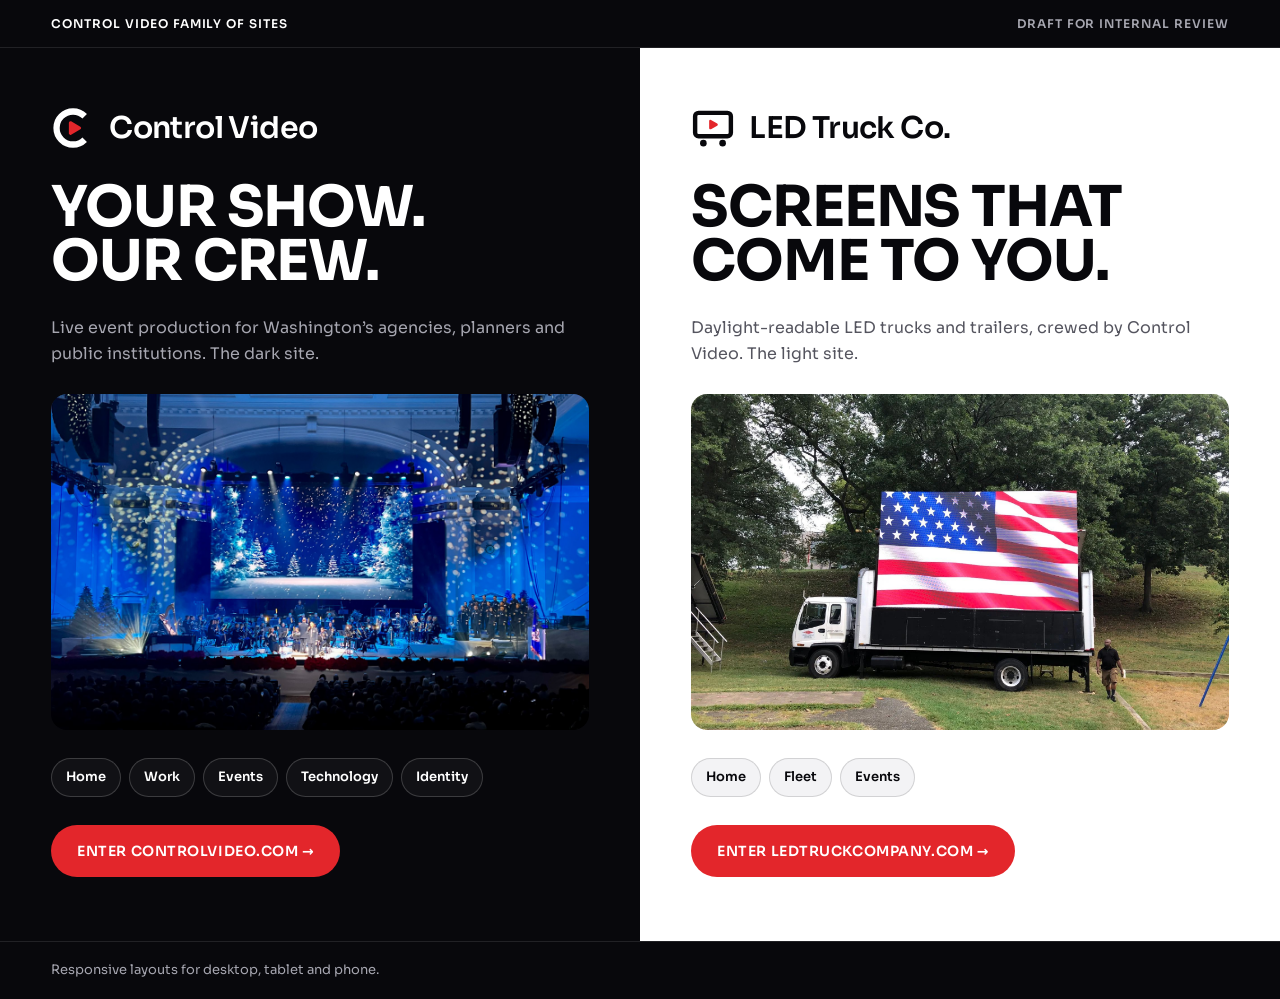
<file: index.html>
<!doctype html>
<html lang="en">
<head>
<meta charset="utf-8">
<meta name="viewport" content="width=device-width, initial-scale=1">
<meta name="robots" content="noindex, nofollow">
<title>Control Video Review</title>
<link rel="stylesheet" href="https://fonts.googleapis.com/css2?family=Sora:wght@400;500;600;700&display=swap">
<style>
/* Layout: a two-way gateway. Left half is Control Video (dark), right half is LED Truck Co. (light), mirroring how the two sites invert one palette. Stacks on phones. */
:root{
  --ink:#08080C; --ink-panel:#121218; --paper:#FFFFFF; --paper-panel:#F3F3F5;
  --on-ink:#FFFFFF; --on-ink-muted:#A6A6B0; --on-paper:#08080C; --on-paper-muted:#55555F;
  --red:#E3262B;
  --font:'Sora', system-ui, -apple-system, 'Segoe UI', sans-serif;
  color-scheme: dark;
}
*{box-sizing:border-box}
body{margin:0;background:var(--ink);color:var(--on-ink);font-family:var(--font);font-size:16px;line-height:1.6}
.bar{display:flex;justify-content:space-between;align-items:center;gap:16px;padding-block:14px;padding-inline:max(16px,4vw);border-bottom:1px solid rgba(255,255,255,0.1);font-size:12px;font-weight:600;letter-spacing:.08em;text-transform:uppercase;color:var(--on-ink-muted)}
.bar b{color:var(--on-ink);font-weight:600}
.split{display:grid;grid-template-columns:1fr 1fr}
.side{display:flex;flex-direction:column;gap:28px;padding-block:56px 64px;padding-inline:max(16px,4vw);min-width:0}
.cv{background:var(--ink);color:var(--on-ink)}
.led{background:var(--paper);color:var(--on-paper)}
.lockup{display:flex;align-items:center;gap:14px;text-decoration:none;color:inherit}
.lockup span{font-size:clamp(22px,2.4vw,30px);font-weight:600;letter-spacing:-0.02em}
h2{margin:0;font-size:clamp(34px,4.4vw,64px);line-height:.95;letter-spacing:-0.02em;font-weight:700;text-transform:uppercase}
h2 span{display:block;white-space:nowrap}
.lead{margin:0;max-width:44ch;font-size:16px}
.cv .lead{color:var(--on-ink-muted)} .led .lead{color:var(--on-paper-muted)}
.shot{position:relative;border-radius:16px;overflow:hidden;aspect-ratio:16/10;max-width:100%}
.shot img{width:100%;height:100%;object-fit:cover;display:block}
.pages{display:flex;flex-wrap:wrap;gap:8px}
.pages a{padding:8px 14px;border-radius:999px;font-size:13px;font-weight:600;text-decoration:none}
.cv .pages a{color:var(--on-ink);border:1px solid rgba(255,255,255,0.18);background:rgba(255,255,255,0.04)}
.led .pages a{color:var(--on-paper);border:1px solid rgba(8,8,12,0.14);background:var(--paper-panel)}
.go{align-self:flex-start;display:inline-flex;align-items:center;gap:10px;height:52px;padding:0 26px;border-radius:999px;background:var(--red);color:#FFFFFF;text-decoration:none;font-size:14px;font-weight:600;letter-spacing:.04em;text-transform:uppercase}
.foot{padding-block:18px;padding-inline:max(16px,4vw);font-size:13px;color:var(--on-ink-muted);border-top:1px solid rgba(255,255,255,0.1)}
a:focus-visible{outline:2px solid var(--red);outline-offset:3px}
@media (max-width:820px){.split{grid-template-columns:1fr}.bar{flex-direction:column;align-items:flex-start;gap:4px}}
</style>
</head>
<body>
<div class="bar"><b>Control Video family of sites</b><span>Draft for internal review</span></div>

<div class="split">
  <section class="side cv" aria-labelledby="cv-title">
    <a class="lockup" href="home.html" aria-label="Control Video home">
      <svg width="44" height="44" viewBox="0 0 32 32" aria-hidden="true"><path d="M24.5 7.5 A12 12 0 1 0 24.5 24.5" fill="none" stroke="#FFFFFF" stroke-width="4.6"/><path d="M14.1 12.1 L20.8 16 L14.1 19.9 Z" fill="#E3262B" stroke="#E3262B" stroke-width="2.2" stroke-linejoin="round"/></svg>
      <span>Control Video</span>
    </a>
    <h2 id="cv-title"><span>Your show.</span><span>Our crew.</span></h2>
    <p class="lead">Live event production for Washington’s agencies, planners and public institutions. The dark site.</p>
    <a class="shot" href="home.html" tabindex="-1" aria-hidden="true"><img src="assets/hero_hall.jpg" alt=""></a>
    <nav class="pages" aria-label="Control Video pages"><a href="home.html">Home</a><a href="work.html">Work</a><a href="events.html">Events</a><a href="technology.html">Technology</a><a href="identity.html">Identity</a></nav>
    <a class="go" href="home.html">Enter controlvideo.com →</a>
  </section>

  <section class="side led" aria-labelledby="led-title">
    <a class="lockup" href="led.html" aria-label="LED Truck Co. home">
      <svg width="44" height="44" viewBox="0 0 32 32" aria-hidden="true"><rect x="3" y="5" width="26" height="17" rx="2.5" fill="none" stroke="#08080C" stroke-width="3.2"/><path d="M14.1 10.95 L18.6 13.5 L14.1 16.05 Z" fill="#E3262B" stroke="#E3262B" stroke-width="1.8" stroke-linejoin="round"/><circle cx="9" cy="27" r="2.4" fill="#08080C"/><circle cx="23" cy="27" r="2.4" fill="#08080C"/></svg>
      <span>LED Truck Co.</span>
    </a>
    <h2 id="led-title"><span>Screens that</span><span>come to you.</span></h2>
    <p class="lead">Daylight-readable LED trucks and trailers, crewed by Control Video. The light site.</p>
    <a class="shot" href="led.html" tabindex="-1" aria-hidden="true"><img src="assets/flagtruck.jpg" alt=""></a>
    <nav class="pages" aria-label="LED Truck Co. pages"><a href="led.html">Home</a><a href="led-fleet.html">Fleet</a><a href="led.html#events">Events</a></nav>
    <a class="go" href="led.html">Enter ledtruckcompany.com →</a>
  </section>
</div>

<div class="foot">Responsive layouts for desktop, tablet and phone.</div>

</body></html>
</file>
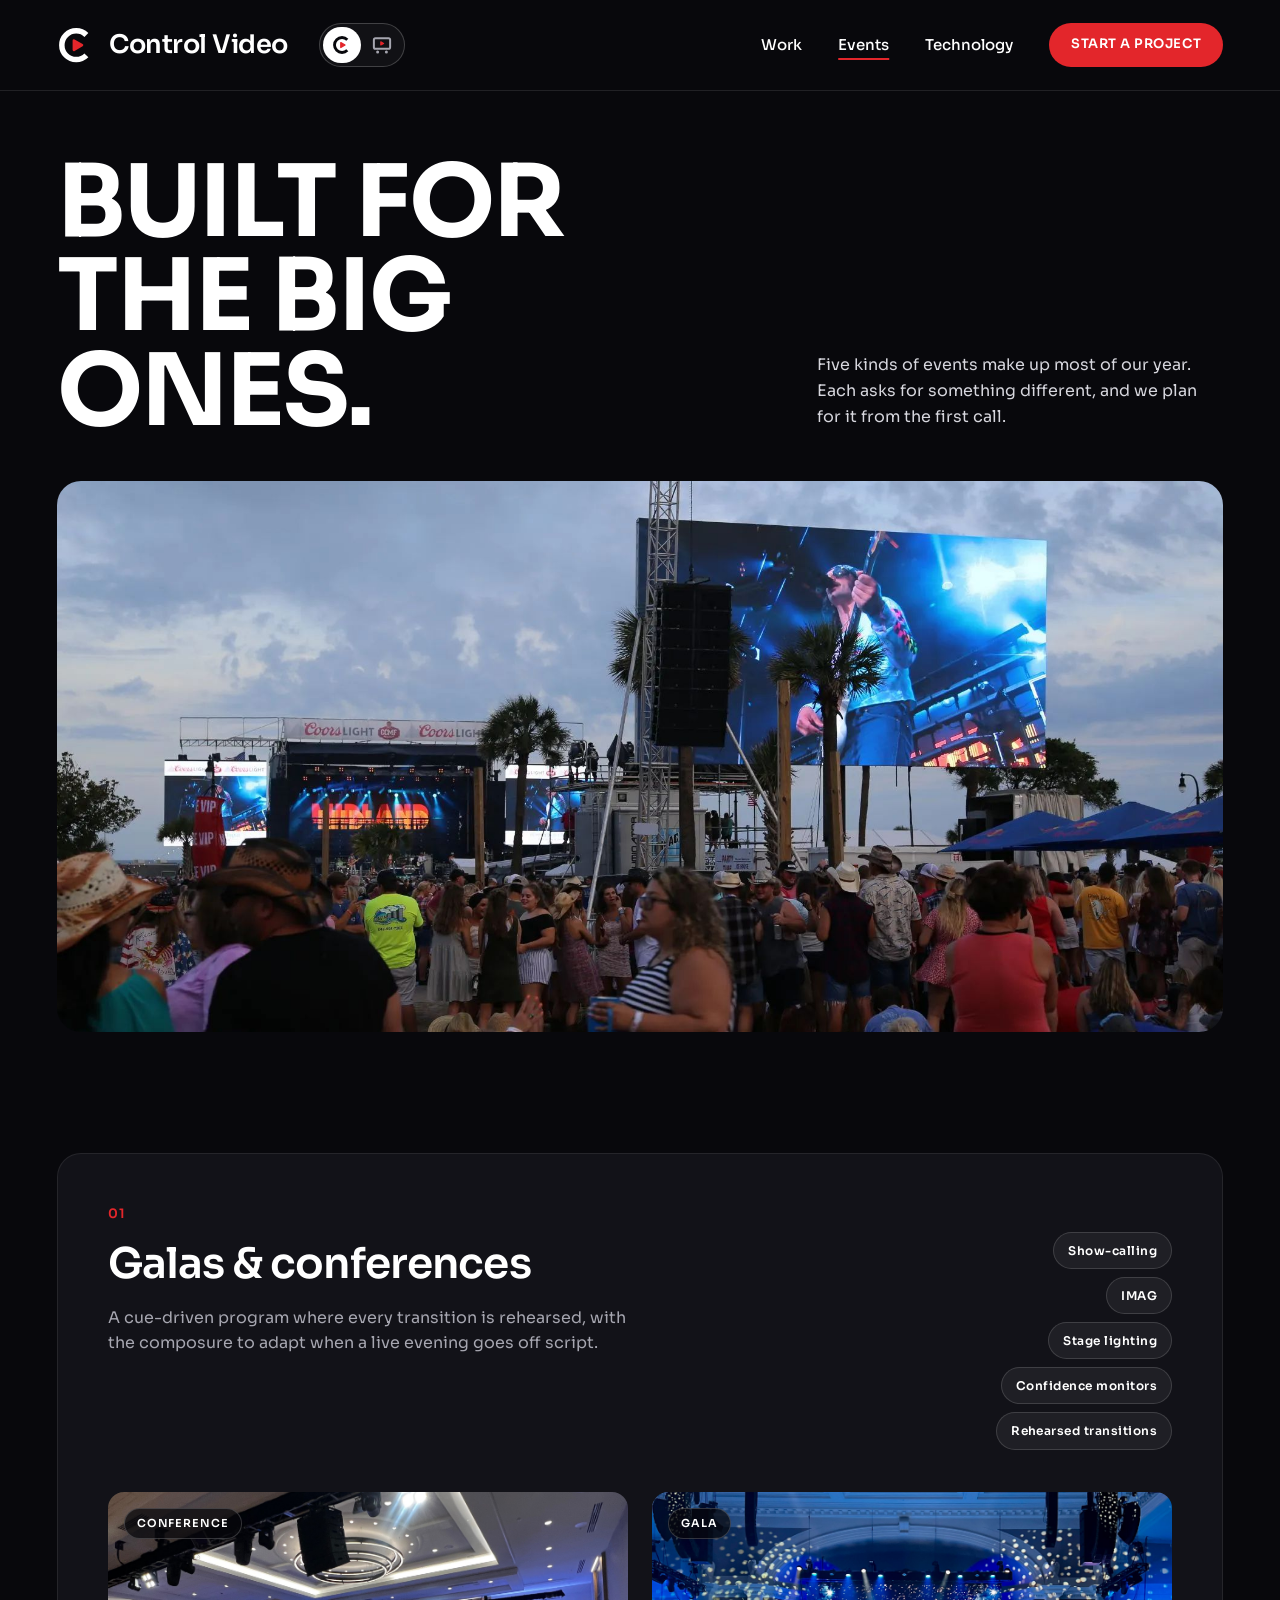
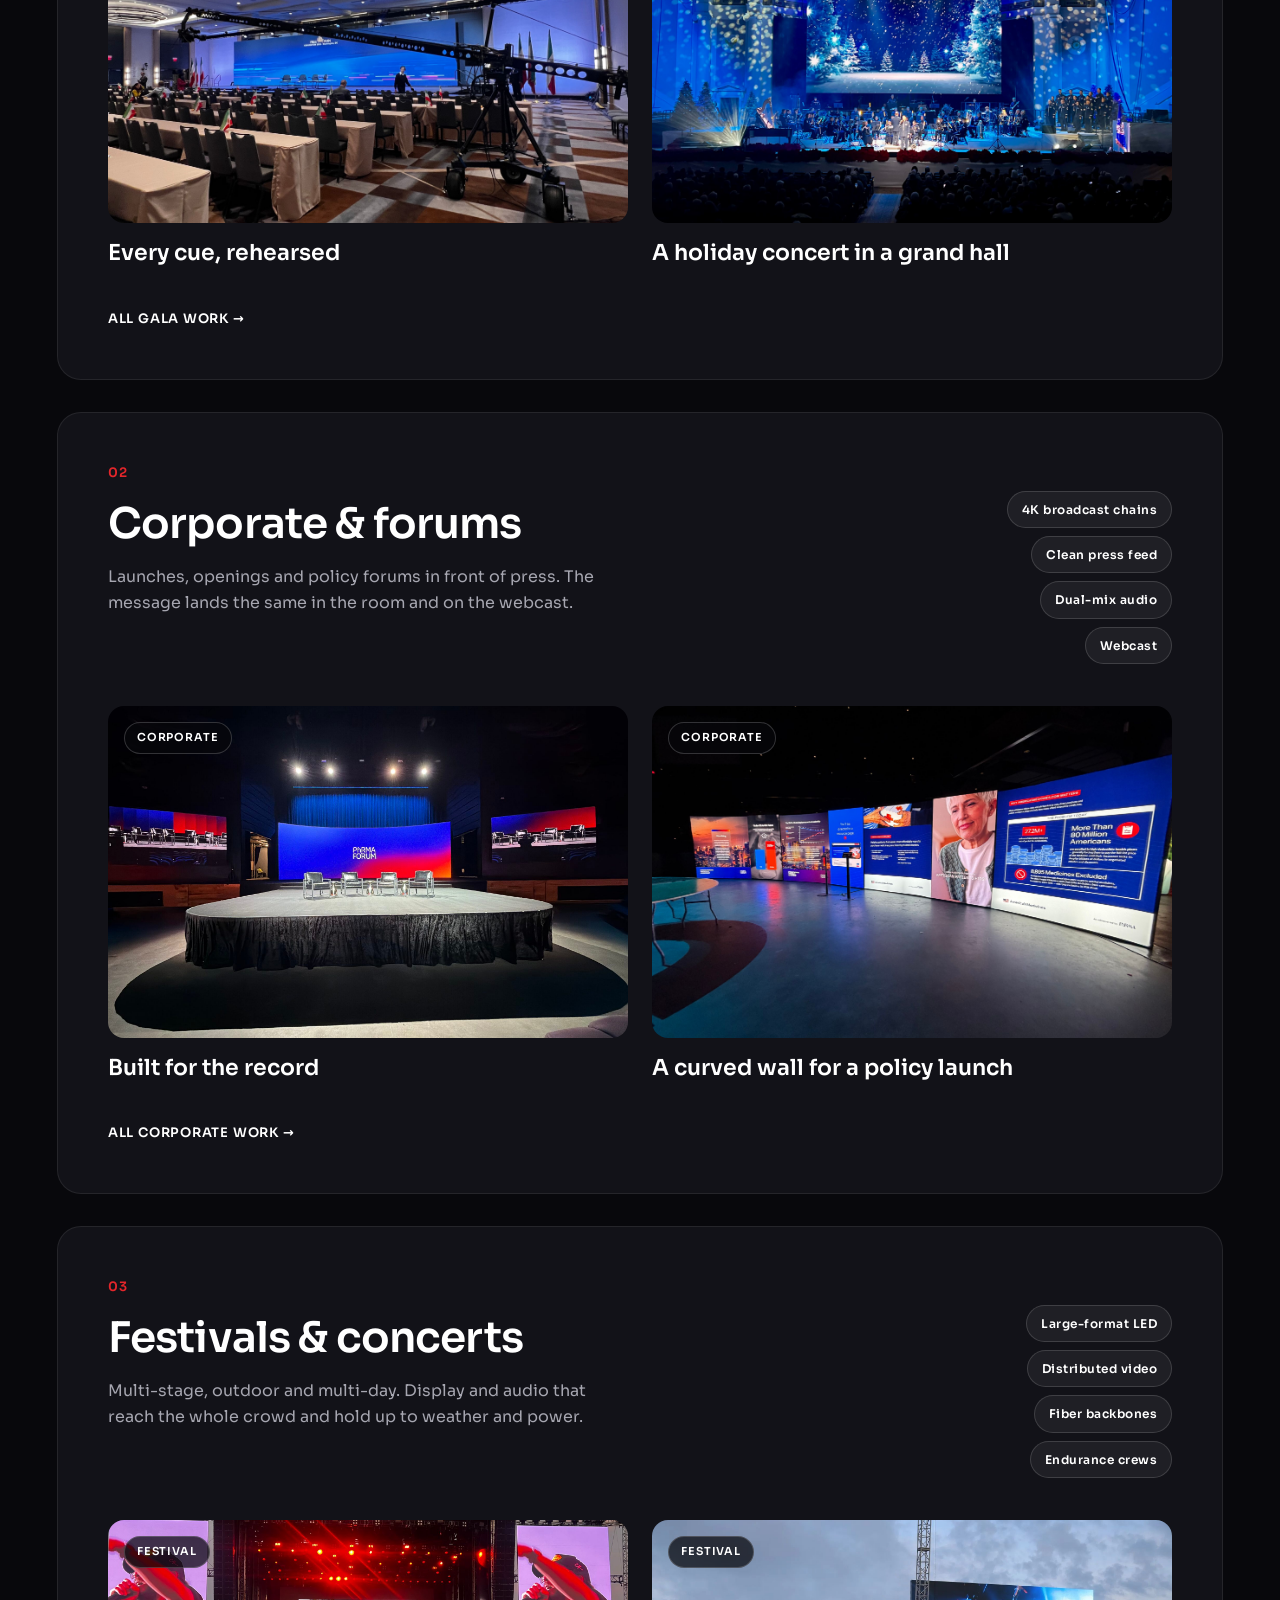
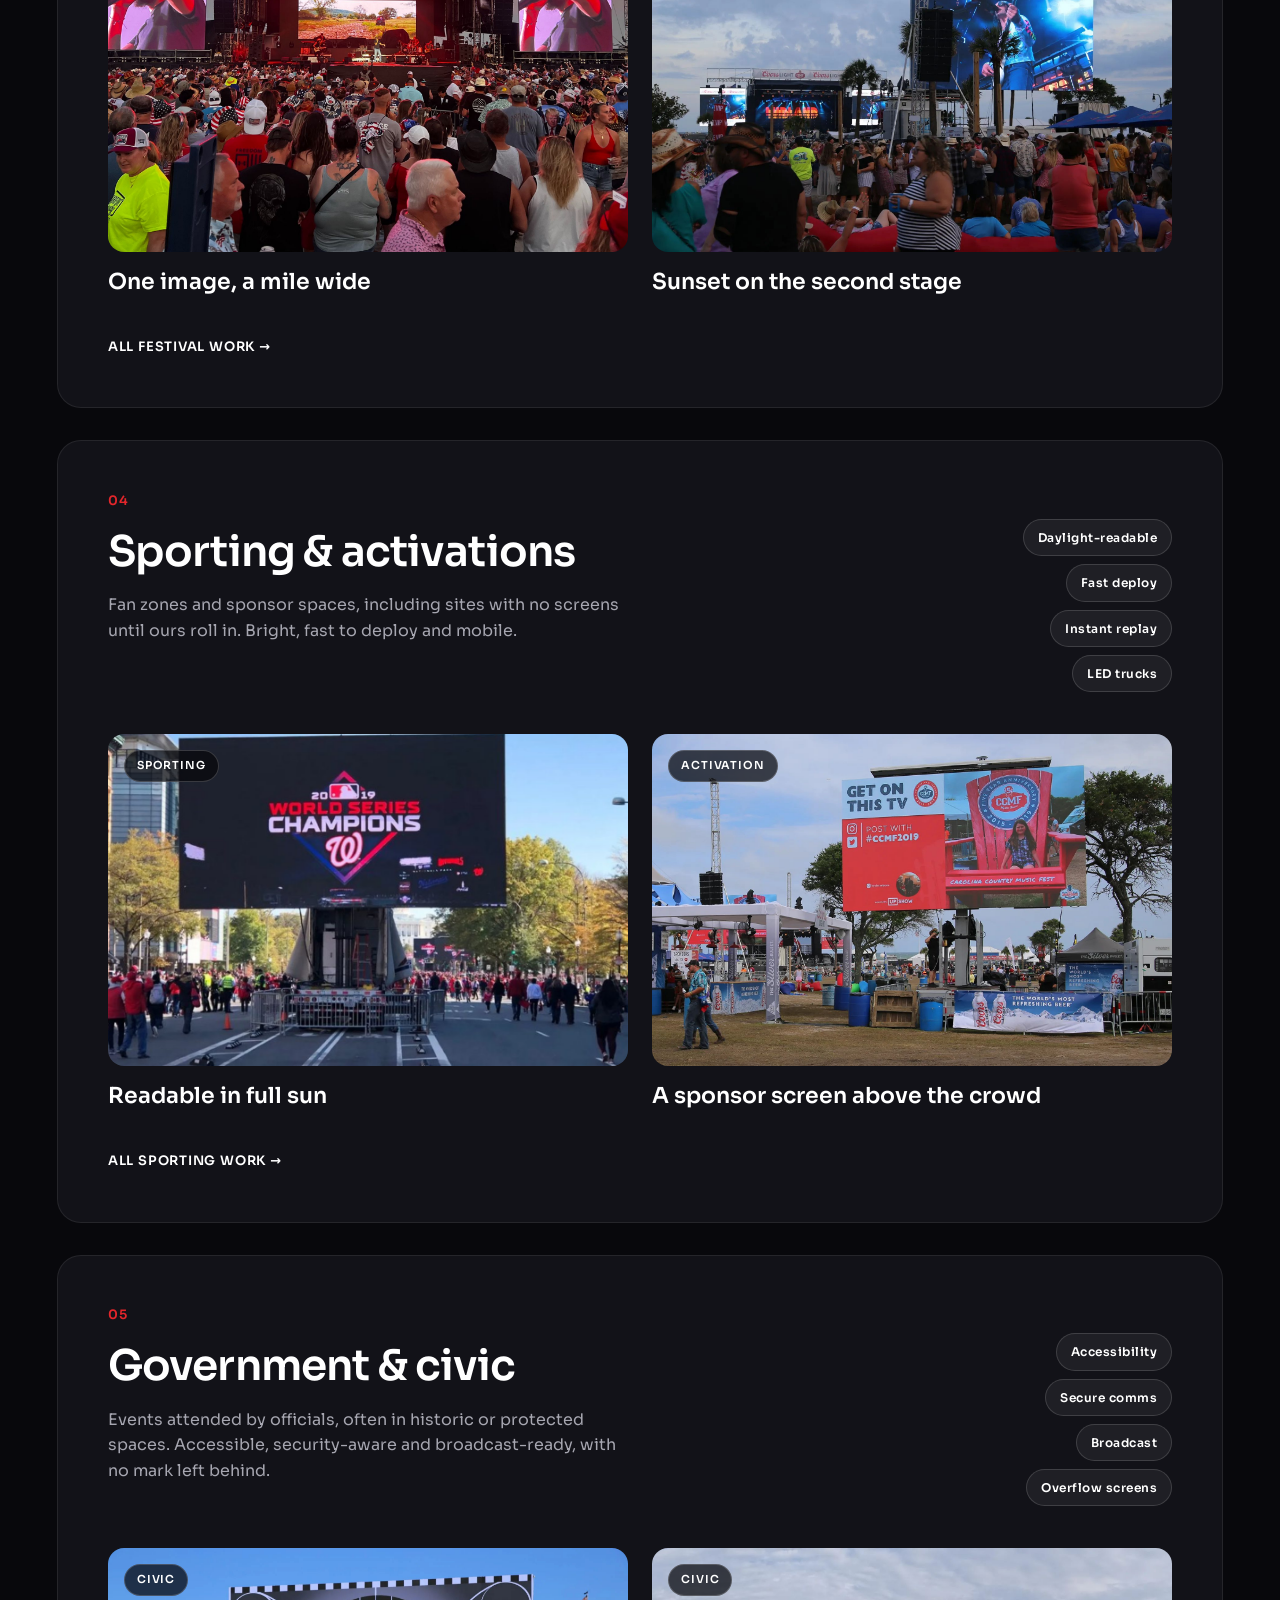
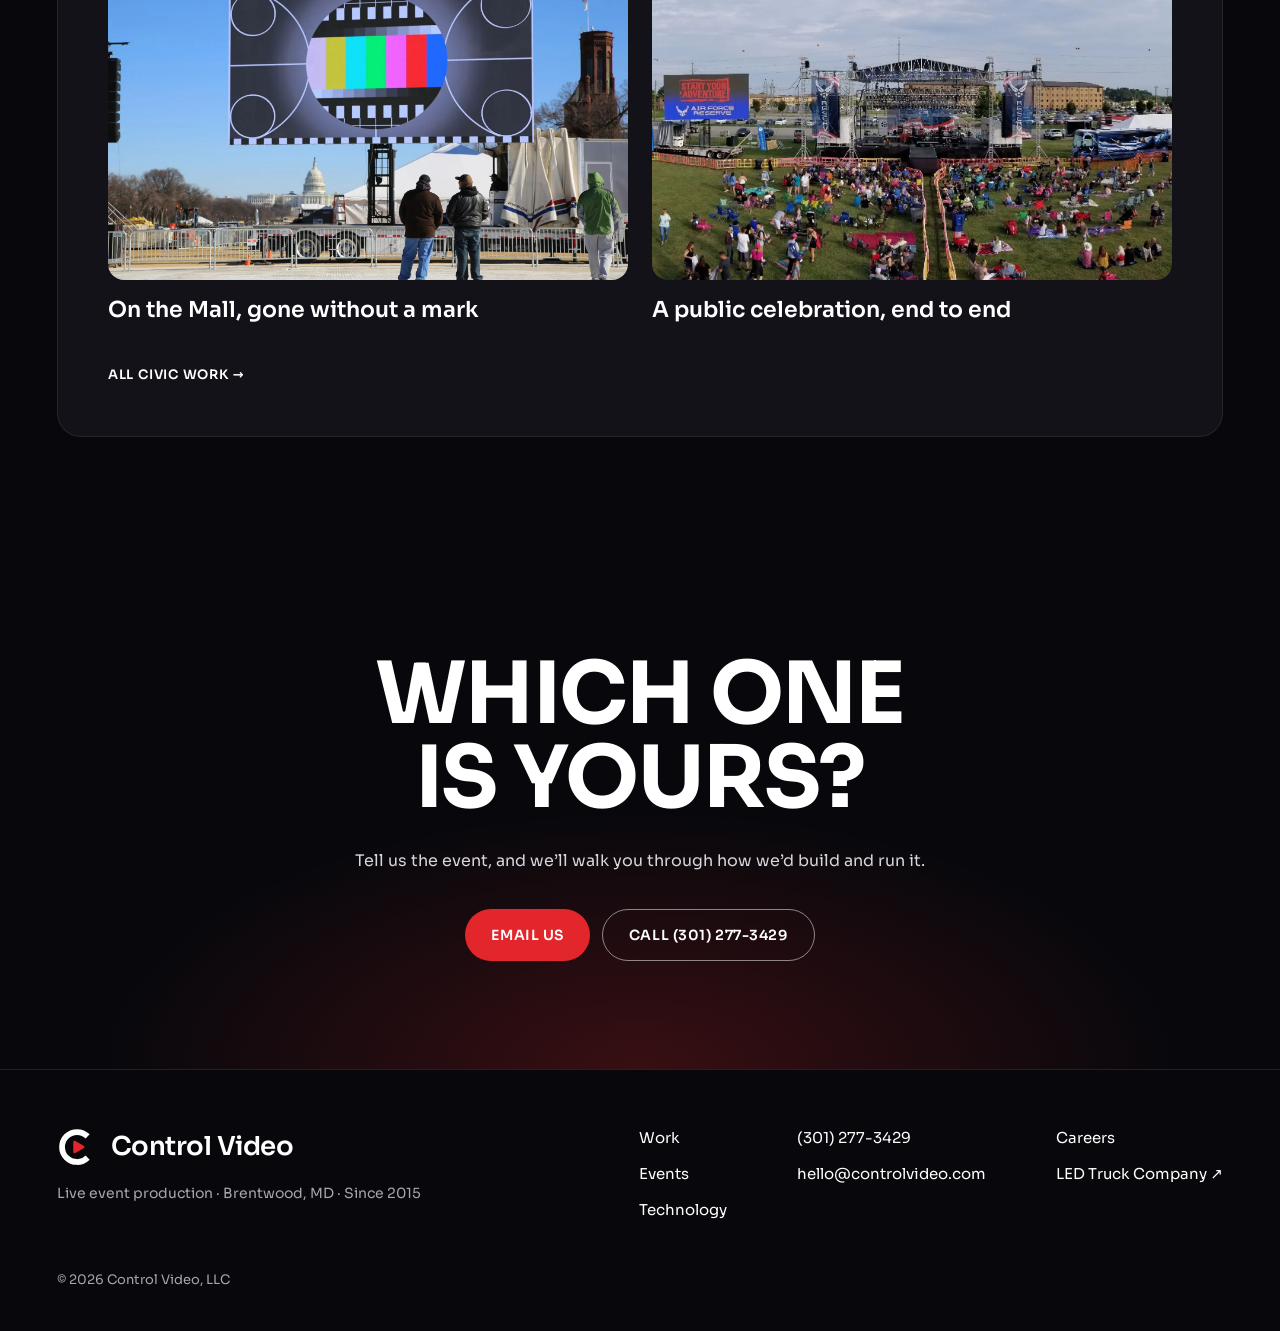
<file: events.html>
<!doctype html>
<html lang="en">
<head>
<meta charset="utf-8">
<meta name="viewport" content="width=device-width, initial-scale=1">
<meta name="robots" content="noindex, nofollow">
<title>Control Video — Events</title>
<meta name="description" content="Galas, corporate forums, festivals, sporting activations and civic events. Five kinds of events make up most of our year, and we plan for each from the first call.">
<link rel="preload" href="assets/sora-latin-wght-normal.woff2" as="font" type="font/woff2" crossorigin>
<link rel="stylesheet" href="assets/site.css">
<style>
.events{padding-top:clamp(40px, 4.45vw, 64px)}
.events>.wrap{gap:32px}
.ev{padding:clamp(24px, 3.33vw, 48px);gap:clamp(28px, 2.8vw, 40px);scroll-margin-top:24px}
.ev-head{display:grid;grid-template-columns:repeat(12, minmax(0, 1fr));gap:var(--gap);align-items:start}
.ev-text{grid-column:span 6;display:flex;flex-direction:column;gap:18px}
.ev .chips{list-style:none;margin:0;padding-left:0;grid-column:9 / span 4;flex-direction:column;align-items:flex-end;padding-top:28px}
.ev .chip{background:rgba(255,255,255,0.06);border-color:rgba(255,255,255,0.14);white-space:nowrap}
.ev .card{gap:10px}
.ev .media{aspect-ratio:596/380}
.ev .card .h3{font-size:22px;line-height:1.25}
.ev .link-arrow{align-self:flex-start;min-height:44px;display:inline-flex;align-items:center;margin-block:-12px}
@media (max-width:900px){
  .ev-head{grid-template-columns:1fr;gap:20px}
  .ev-text,.ev .chips{grid-column:auto}
  .ev .chips{flex-direction:row;align-items:flex-start;padding-top:0}
}
@media (max-width:600px){
  .ev .media{aspect-ratio:4/3}
  .ev .card .h3{font-size:20px}
}
</style>
</head>
<body>
<a class="skip" href="#main">Skip to content</a>

<header class="site-header">
  <div class="wrap">
    <a class="brand" href="home.html" aria-label="Control Video home"><svg viewBox="0 0 32 32" aria-hidden="true"><path d="M24.5 7.5 A12 12 0 1 0 24.5 24.5" fill="none" stroke="currentColor" stroke-width="4.6"/><path d="M14.1 12.1 L20.8 16 L14.1 19.9 Z" fill="#E3262B" stroke="#E3262B" stroke-width="2.2" stroke-linejoin="round"/></svg><span>Control Video</span></a>
    <button class="menu-toggle" type="button" aria-expanded="false" aria-controls="site-nav" aria-label="Menu"><svg viewBox="0 0 20 20" aria-hidden="true"><path d="M2 5h16M2 10h16M2 15h16" stroke="currentColor" stroke-width="2" fill="none"/></svg></button>
    <nav class="nav" id="site-nav" aria-label="Main">
      <a href="work.html">Work</a>
      <a href="events.html" aria-current="page">Events</a>
      <a href="technology.html">Technology</a>
      <a class="btn btn-sm btn-primary" href="mailto:hello@controlvideo.com">Start a project</a>
    </nav>
  </div>
</header>

<main id="main">

<section class="lead-section">
  <div class="wrap intro">
    <h1 class="display">Built for<br>the big ones.</h1>
    <div class="side">
      <p class="lede">Five kinds of events make up most of our year. Each asks for something different, and we plan for it from the first call.</p>
    </div>
  </div>
  <div class="wrap">
    <div class="media lead-img"><img src="assets/festscreen.jpg" alt="Festival crowd in front of an outdoor LED screen at dusk" fetchpriority="high"></div>
  </div>
</section>

<section class="sec events">
  <div class="wrap">

    <article class="panel lg bordered ev" id="galas" aria-labelledby="galas-title">
      <div class="ev-head">
        <div class="ev-text">
          <div class="num">01</div>
          <h2 class="subtitle" id="galas-title">Galas &amp; conferences</h2>
          <p>A cue-driven program where every transition is rehearsed, with the composure to adapt when a live evening goes off script.</p>
        </div>
        <ul class="chips" role="list">
          <li class="chip">Show-calling</li>
          <li class="chip">IMAG</li>
          <li class="chip">Stage lighting</li>
          <li class="chip">Confidence monitors</li>
          <li class="chip">Rehearsed transitions</li>
        </ul>
      </div>
      <div class="grid cols-2">
        <a class="card" href="work.html?filter=galas"><div class="media"><img src="assets/ballroom.jpg" alt="Ballroom set for a conference with a camera jib over the room" loading="lazy"><span class="tag">Conference</span></div><h3 class="h3">Every cue, rehearsed</h3></a>
        <a class="card" href="work.html?filter=galas"><div class="media"><img src="assets/hero_hall.jpg" alt="Orchestra concert in a grand hall framed by an LED backdrop" loading="lazy"><span class="tag">Gala</span></div><h3 class="h3">A holiday concert in a grand hall</h3></a>
      </div>
      <a class="link-arrow" href="work.html?filter=galas">All gala work →</a>
    </article>

    <article class="panel lg bordered ev" id="corporate" aria-labelledby="corporate-title">
      <div class="ev-head">
        <div class="ev-text">
          <div class="num">02</div>
          <h2 class="subtitle" id="corporate-title">Corporate &amp; forums</h2>
          <p>Launches, openings and policy forums in front of press. The message lands the same in the room and on the webcast.</p>
        </div>
        <ul class="chips" role="list">
          <li class="chip">4K broadcast chains</li>
          <li class="chip">Clean press feed</li>
          <li class="chip">Dual-mix audio</li>
          <li class="chip">Webcast</li>
        </ul>
      </div>
      <div class="grid cols-2">
        <a class="card" href="work.html?filter=corporate"><div class="media"><img src="assets/forum.jpg" alt="Forum stage with a curved LED wall" loading="lazy"><span class="tag">Corporate</span></div><h3 class="h3">Built for the record</h3></a>
        <a class="card" href="work.html?filter=corporate"><div class="media"><img src="assets/ledwall.jpg" alt="Curved LED wall with presentation content" loading="lazy"><span class="tag">Corporate</span></div><h3 class="h3">A curved wall for a policy launch</h3></a>
      </div>
      <a class="link-arrow" href="work.html?filter=corporate">All corporate work →</a>
    </article>

    <article class="panel lg bordered ev" id="festivals" aria-labelledby="festivals-title">
      <div class="ev-head">
        <div class="ev-text">
          <div class="num">03</div>
          <h2 class="subtitle" id="festivals-title">Festivals &amp; concerts</h2>
          <p>Multi-stage, outdoor and multi-day. Display and audio that reach the whole crowd and hold up to weather and power.</p>
        </div>
        <ul class="chips" role="list">
          <li class="chip">Large-format LED</li>
          <li class="chip">Distributed video</li>
          <li class="chip">Fiber backbones</li>
          <li class="chip">Endurance crews</li>
        </ul>
      </div>
      <div class="grid cols-2">
        <a class="card" href="work.html?filter=festivals"><div class="media"><img src="assets/festcrowd.jpg" alt="Festival crowd facing a main stage flanked by two LED screens" loading="lazy"><span class="tag">Festival</span></div><h3 class="h3">One image, a mile wide</h3></a>
        <a class="card" href="work.html?filter=festivals"><div class="media"><img src="assets/festscreen.jpg" alt="Festival crowd in front of an outdoor LED screen at dusk" loading="lazy"><span class="tag">Festival</span></div><h3 class="h3">Sunset on the second stage</h3></a>
      </div>
      <a class="link-arrow" href="work.html?filter=festivals">All festival work →</a>
    </article>

    <article class="panel lg bordered ev" id="sporting" aria-labelledby="sporting-title">
      <div class="ev-head">
        <div class="ev-text">
          <div class="num">04</div>
          <h2 class="subtitle" id="sporting-title">Sporting &amp; activations</h2>
          <p>Fan zones and sponsor spaces, including sites with no screens until ours roll in. Bright, fast to deploy and mobile.</p>
        </div>
        <ul class="chips" role="list">
          <li class="chip">Daylight-readable</li>
          <li class="chip">Fast deploy</li>
          <li class="chip">Instant replay</li>
          <li class="chip">LED trucks</li>
        </ul>
      </div>
      <div class="grid cols-2">
        <a class="card" href="work.html?filter=sporting"><div class="media"><img src="assets/rig_saturn.jpg" alt="Daytime crowd on a city street in front of a large LED screen showing a World Series champions graphic" loading="lazy"><span class="tag">Sporting</span></div><h3 class="h3">Readable in full sun</h3></a>
        <a class="card" href="work.html?filter=sporting"><div class="media"><img src="assets/adscreen.jpg" alt="Elevated LED screen showing sponsor content at a fan zone" loading="lazy"><span class="tag">Activation</span></div><h3 class="h3">A sponsor screen above the crowd</h3></a>
      </div>
      <a class="link-arrow" href="work.html?filter=sporting">All sporting work →</a>
    </article>

    <article class="panel lg bordered ev" id="civic" aria-labelledby="civic-title">
      <div class="ev-head">
        <div class="ev-text">
          <div class="num">05</div>
          <h2 class="subtitle" id="civic-title">Government &amp; civic</h2>
          <p>Events attended by officials, often in historic or protected spaces. Accessible, security-aware and broadcast-ready, with no mark left behind.</p>
        </div>
        <ul class="chips" role="list">
          <li class="chip">Accessibility</li>
          <li class="chip">Secure comms</li>
          <li class="chip">Broadcast</li>
          <li class="chip">Overflow screens</li>
        </ul>
      </div>
      <div class="grid cols-2">
        <a class="card" href="work.html?filter=civic"><div class="media"><img src="assets/capitol.jpg" alt="Large LED screen on the National Mall with the Capitol in the distance" loading="lazy"><span class="tag">Civic</span></div><h3 class="h3">On the Mall, gone without a mark</h3></a>
        <a class="card" href="work.html?filter=civic"><div class="media"><img src="assets/field.jpg" alt="Wide view of a public celebration on an open field" loading="lazy"><span class="tag">Civic</span></div><h3 class="h3">A public celebration, end to end</h3></a>
      </div>
      <a class="link-arrow" href="work.html?filter=civic">All civic work →</a>
    </article>

  </div>
</section>

<section class="cta">
  <div class="wrap">
    <h2>Which one<br>is yours?</h2>
    <p class="lede">Tell us the event, and we’ll walk you through how we’d build and run it.</p>
    <div class="btn-row">
      <a class="btn btn-primary" href="mailto:hello@controlvideo.com">Email us</a>
      <a class="btn btn-ghost" href="tel:+13012773429">Call (301) 277-3429</a>
    </div>
  </div>
</section>

</main>

<footer class="site-footer">
  <div class="wrap">
    <div class="footer-top">
      <div class="footer-brand">
        <a class="brand" href="home.html" aria-label="Control Video home"><svg viewBox="0 0 32 32" aria-hidden="true"><path d="M24.5 7.5 A12 12 0 1 0 24.5 24.5" fill="none" stroke="currentColor" stroke-width="4.6"/><path d="M14.1 12.1 L20.8 16 L14.1 19.9 Z" fill="#E3262B" stroke="#E3262B" stroke-width="2.2" stroke-linejoin="round"/></svg><span>Control Video</span></a>
        <p class="muted" style="font-size:14px">Live event production · Brentwood, MD · Since 2015</p>
      </div>
      <nav class="footer-links" aria-label="Footer">
        <div><a href="work.html">Work</a><a href="events.html">Events</a><a href="technology.html">Technology</a></div>
        <div><a href="tel:+13012773429">(301) 277-3429</a><a href="mailto:hello@controlvideo.com">hello@controlvideo.com</a></div>
        <div><a href="mailto:hello@controlvideo.com?subject=Careers">Careers</a><a href="led.html">LED Truck Company ↗</a></div>
      </nav>
    </div>
    <p class="fine">© 2026 Control Video, LLC</p>
  </div>
</footer>

<script src="assets/bot-script.js" defer></script>
<script src="assets/site.js" defer></script>
</body>
</html>
</file>
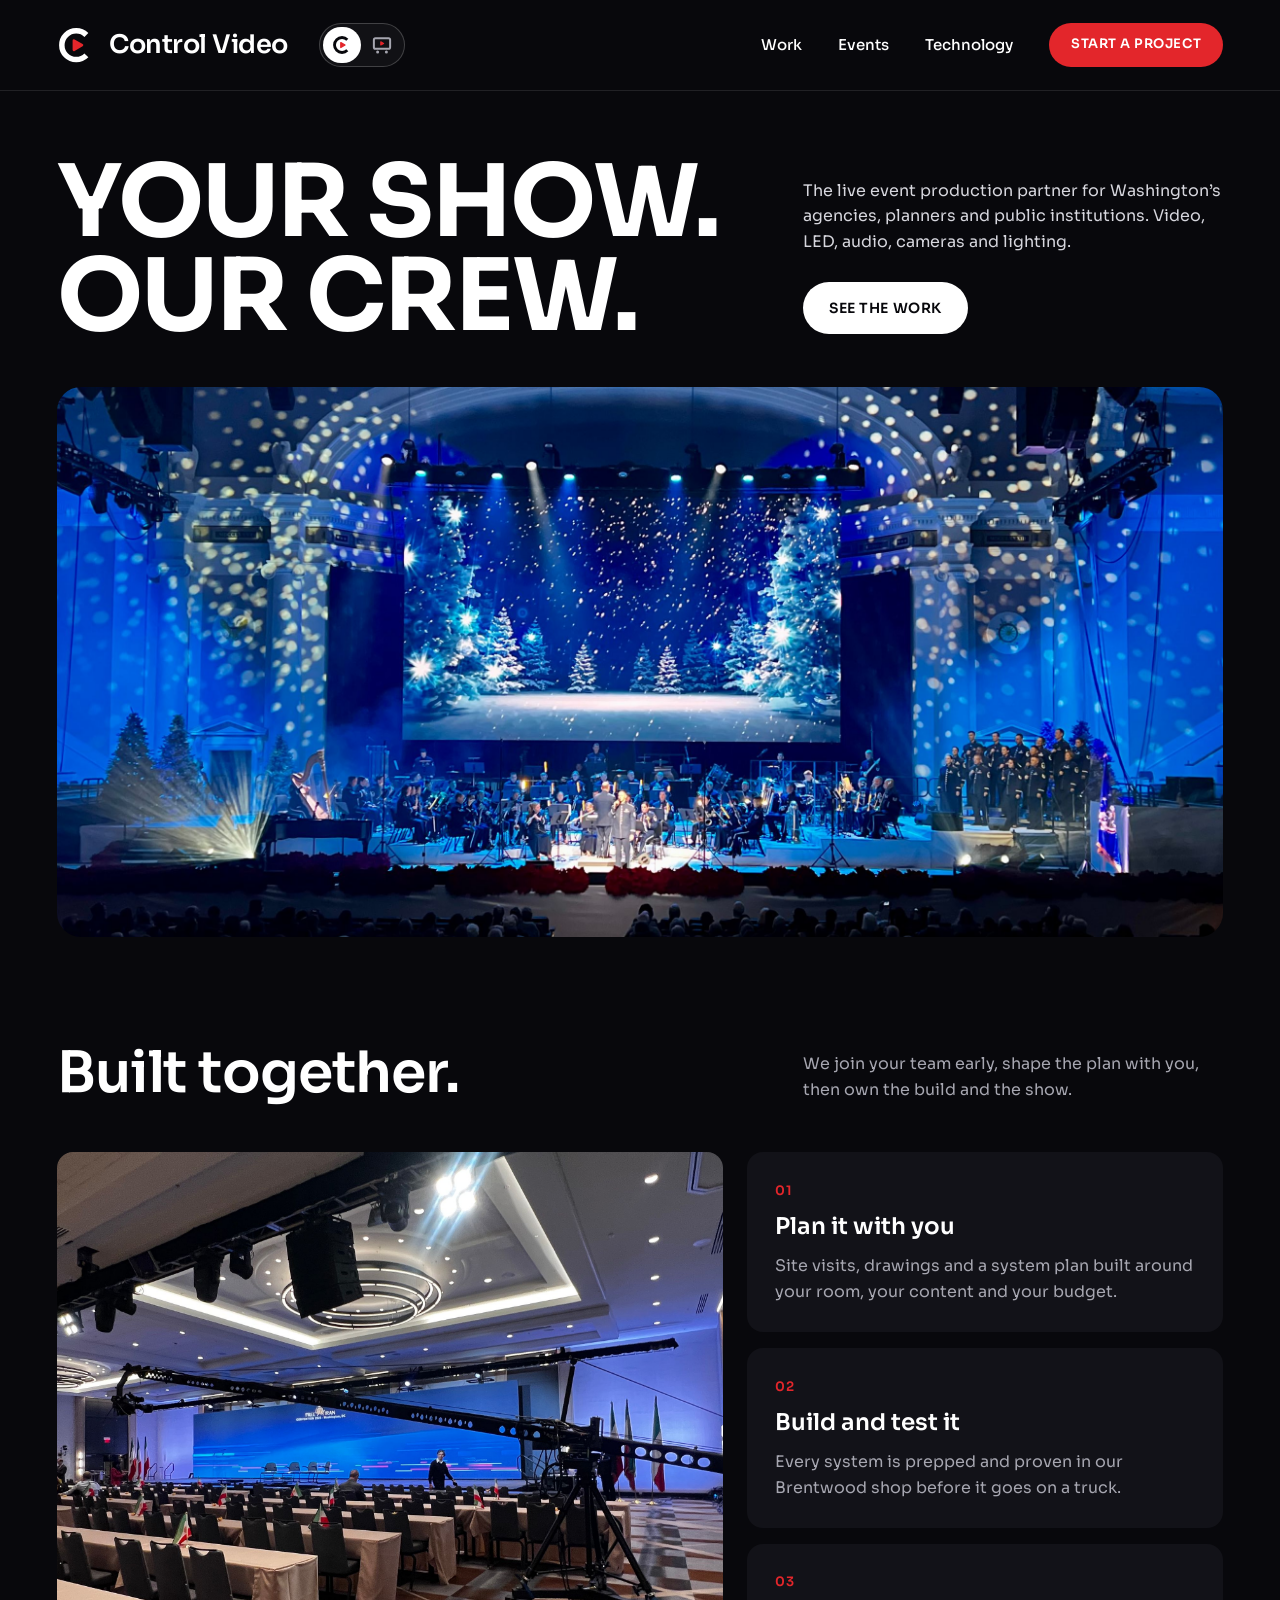
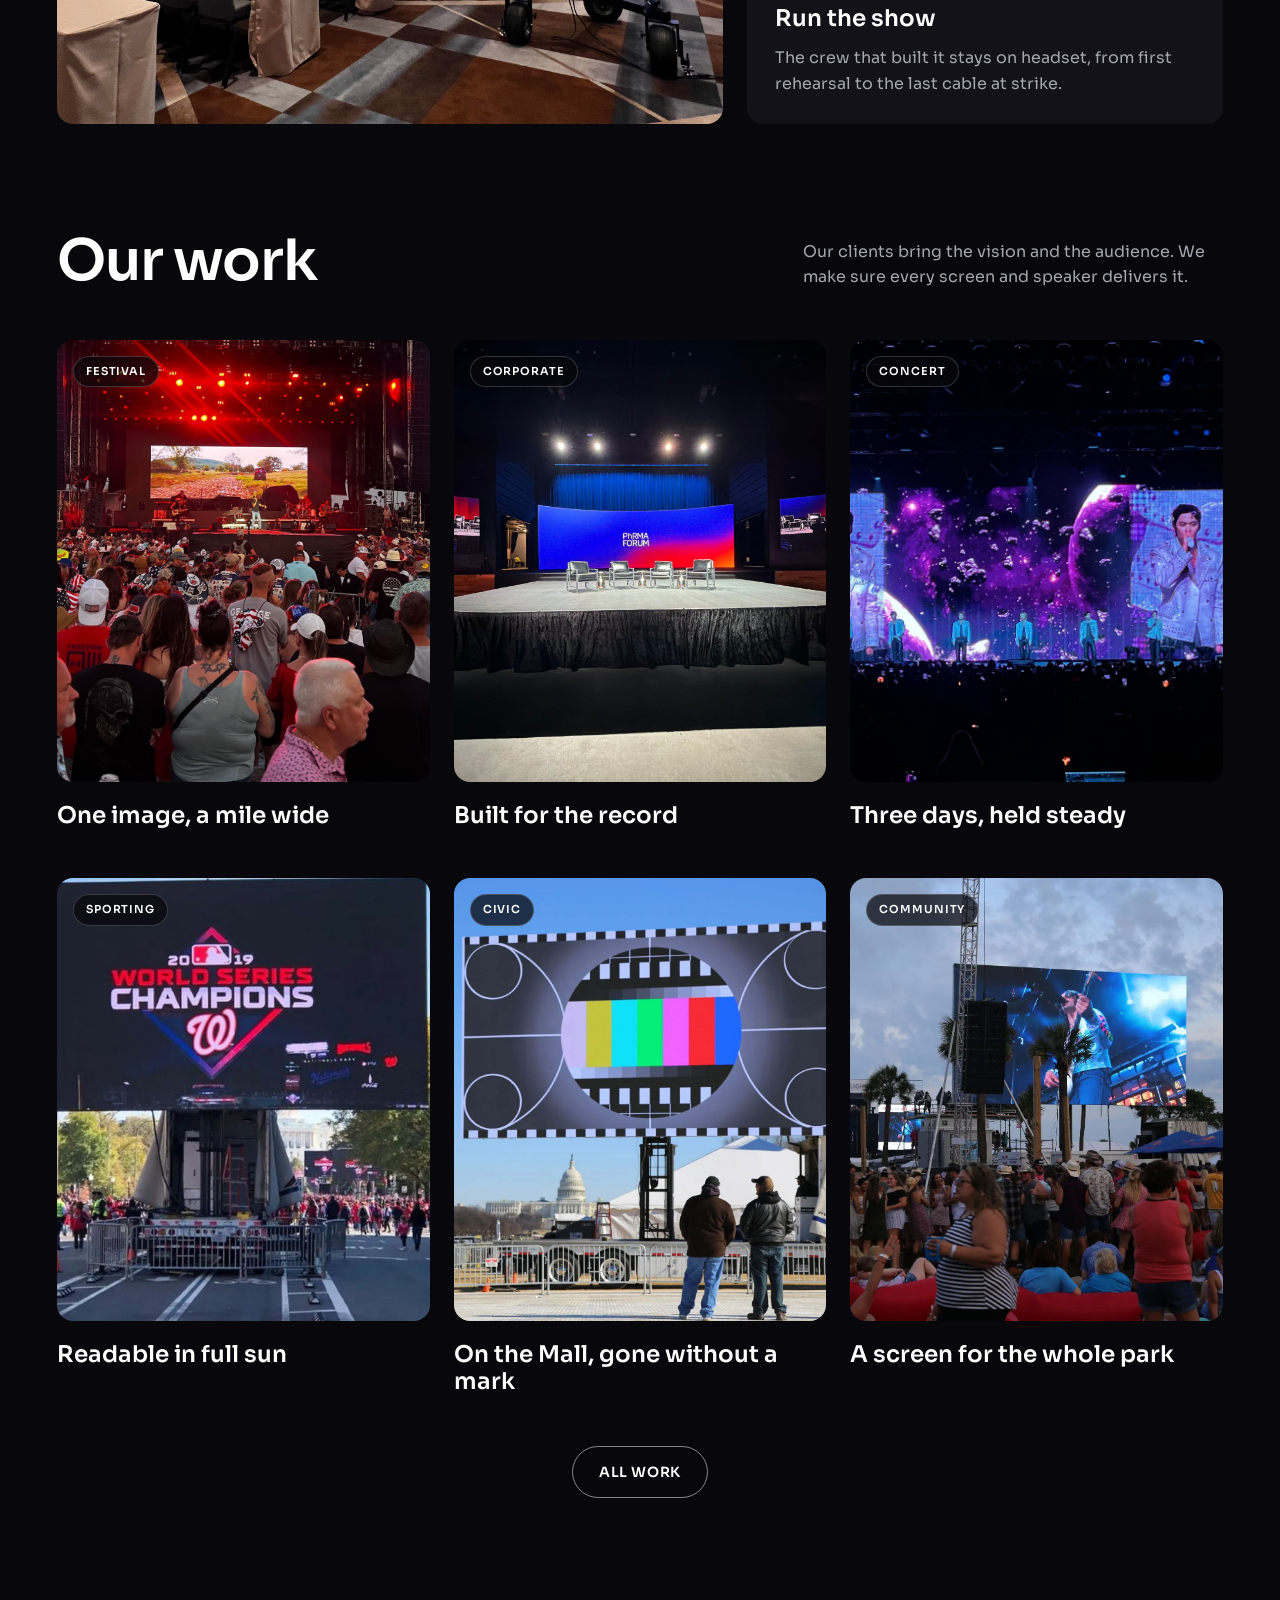
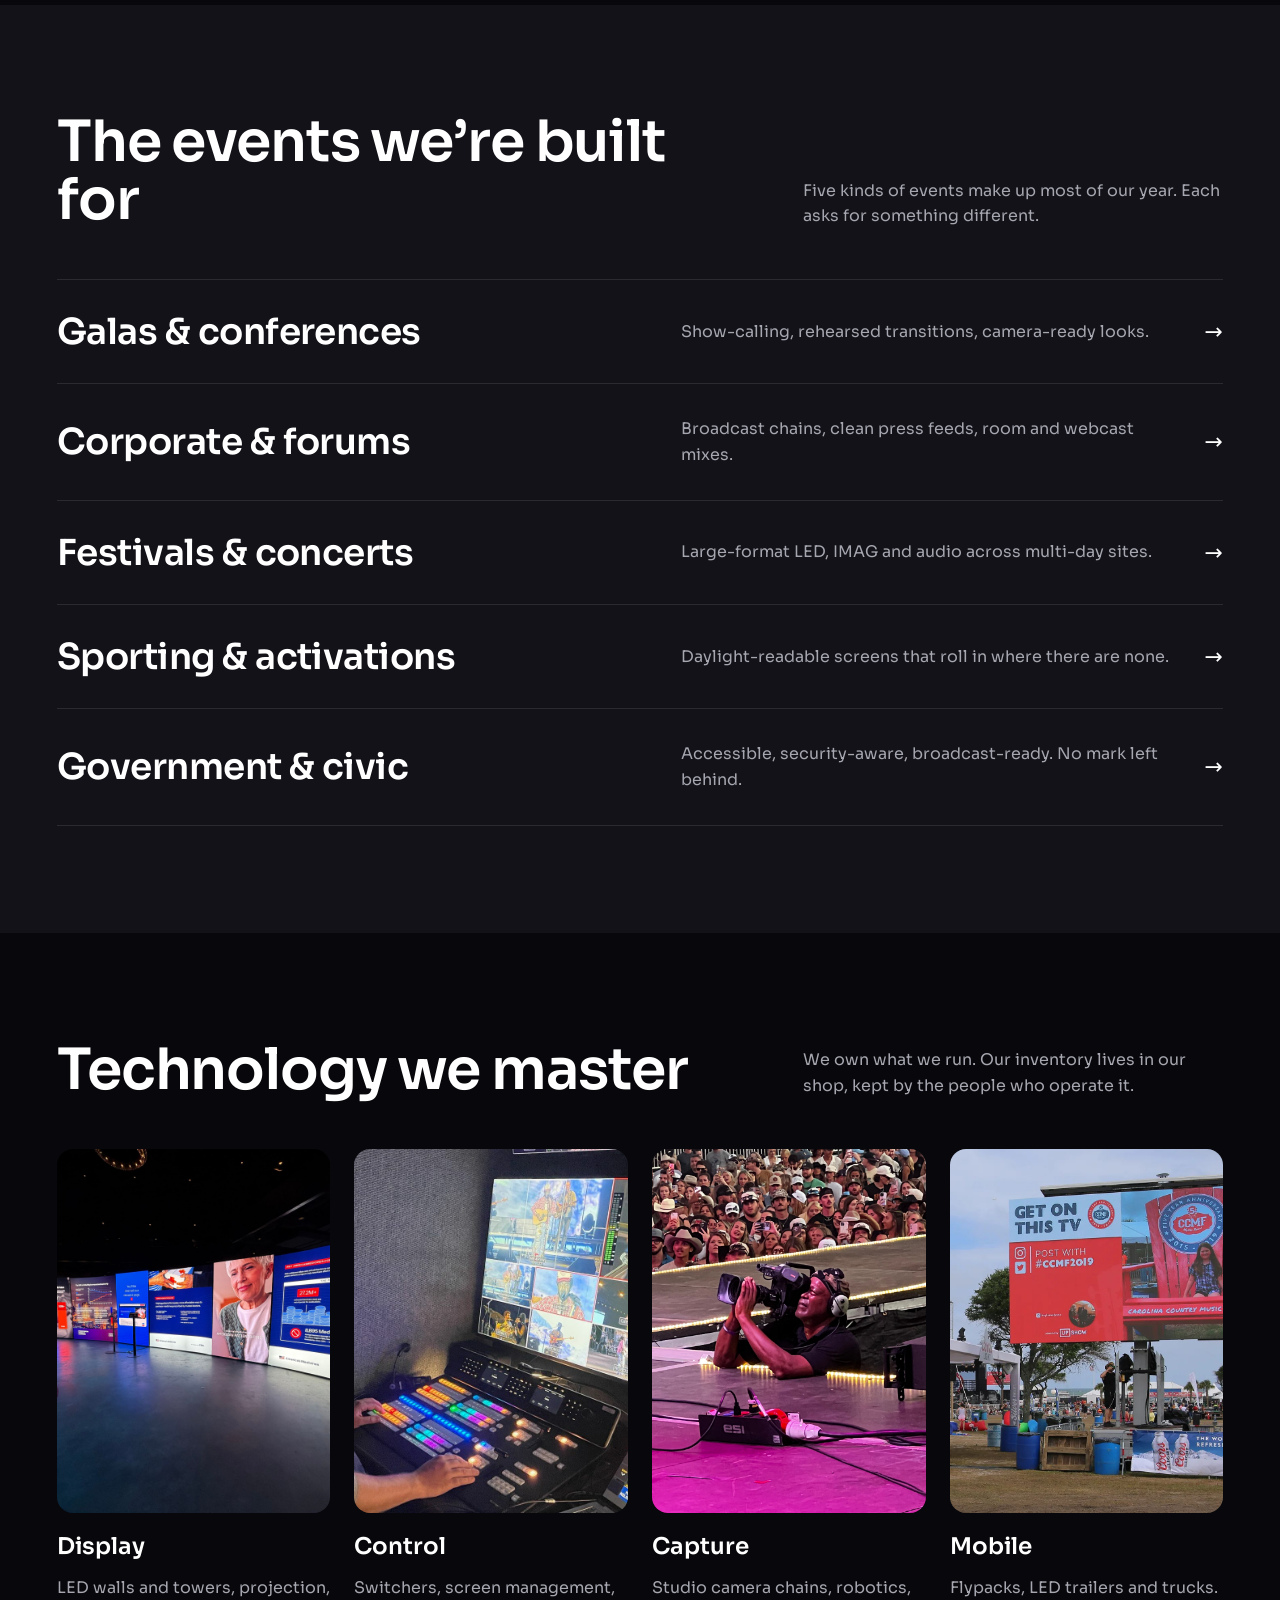
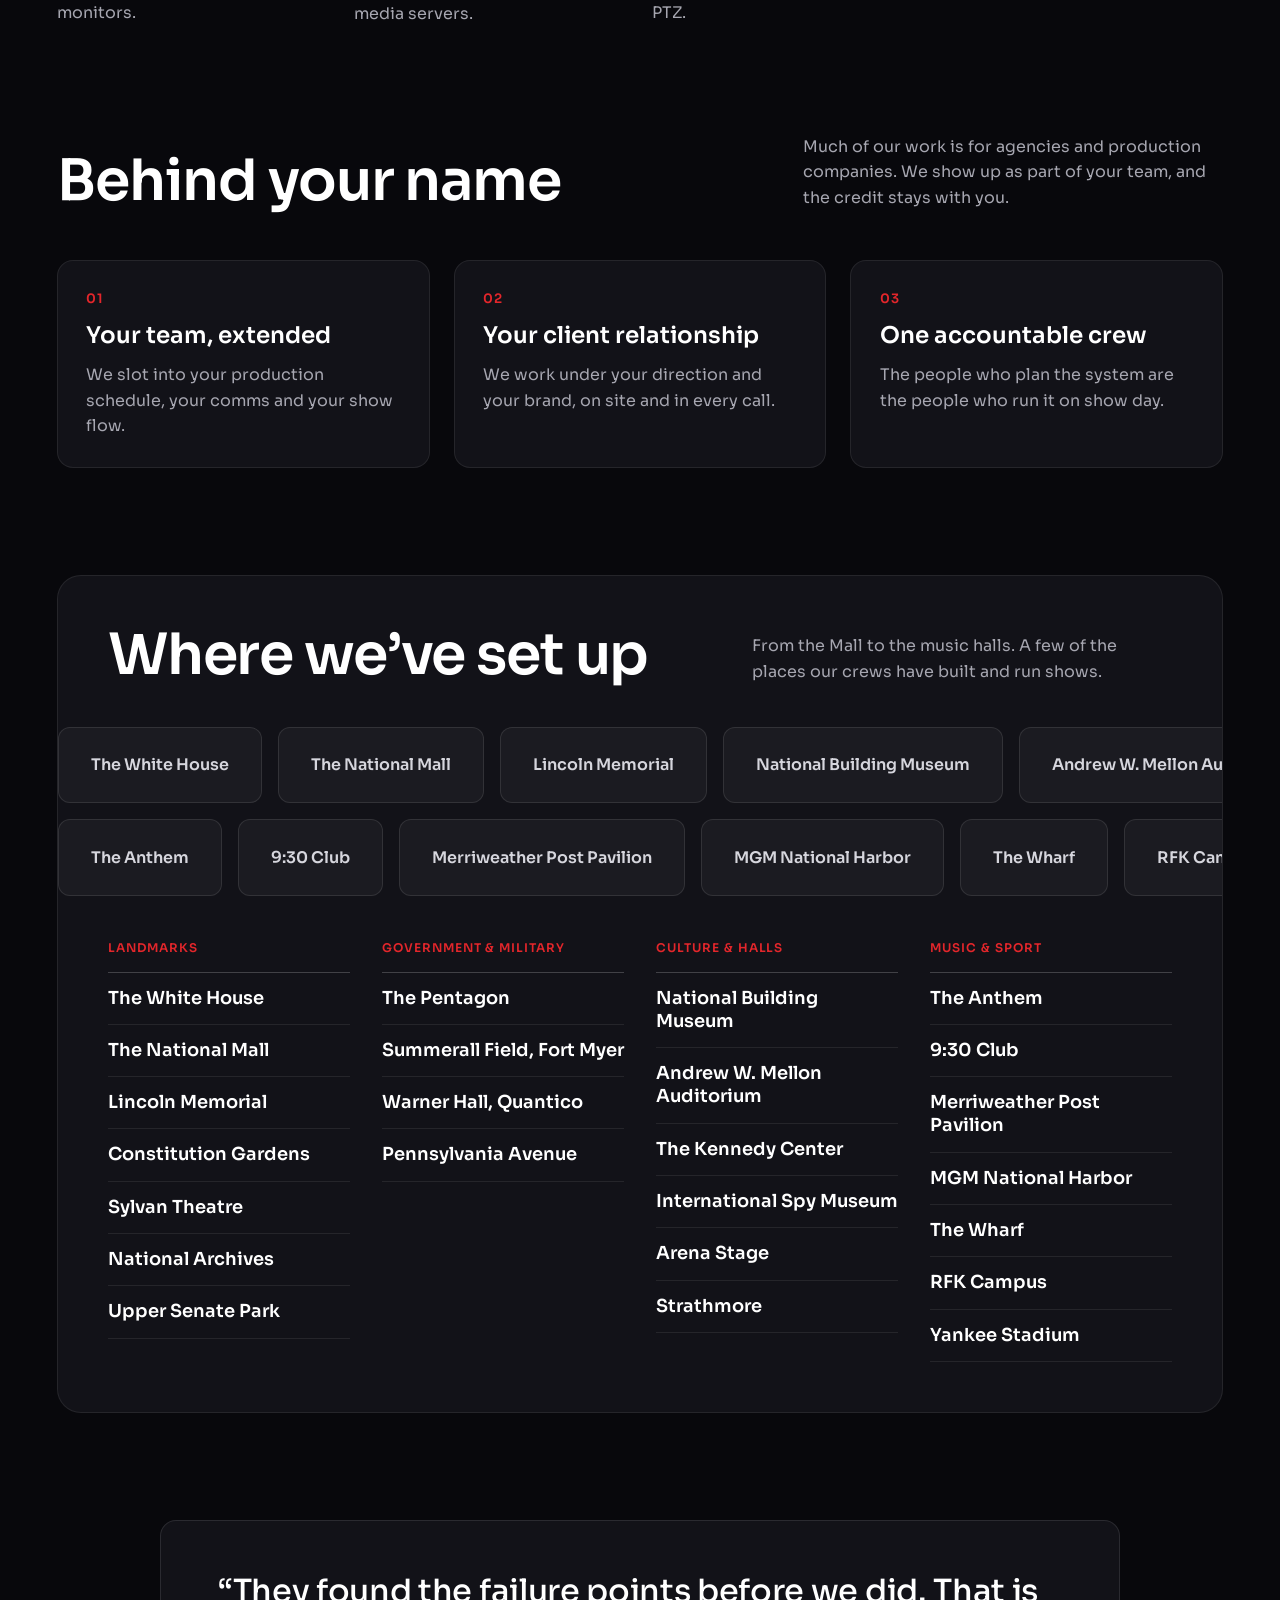
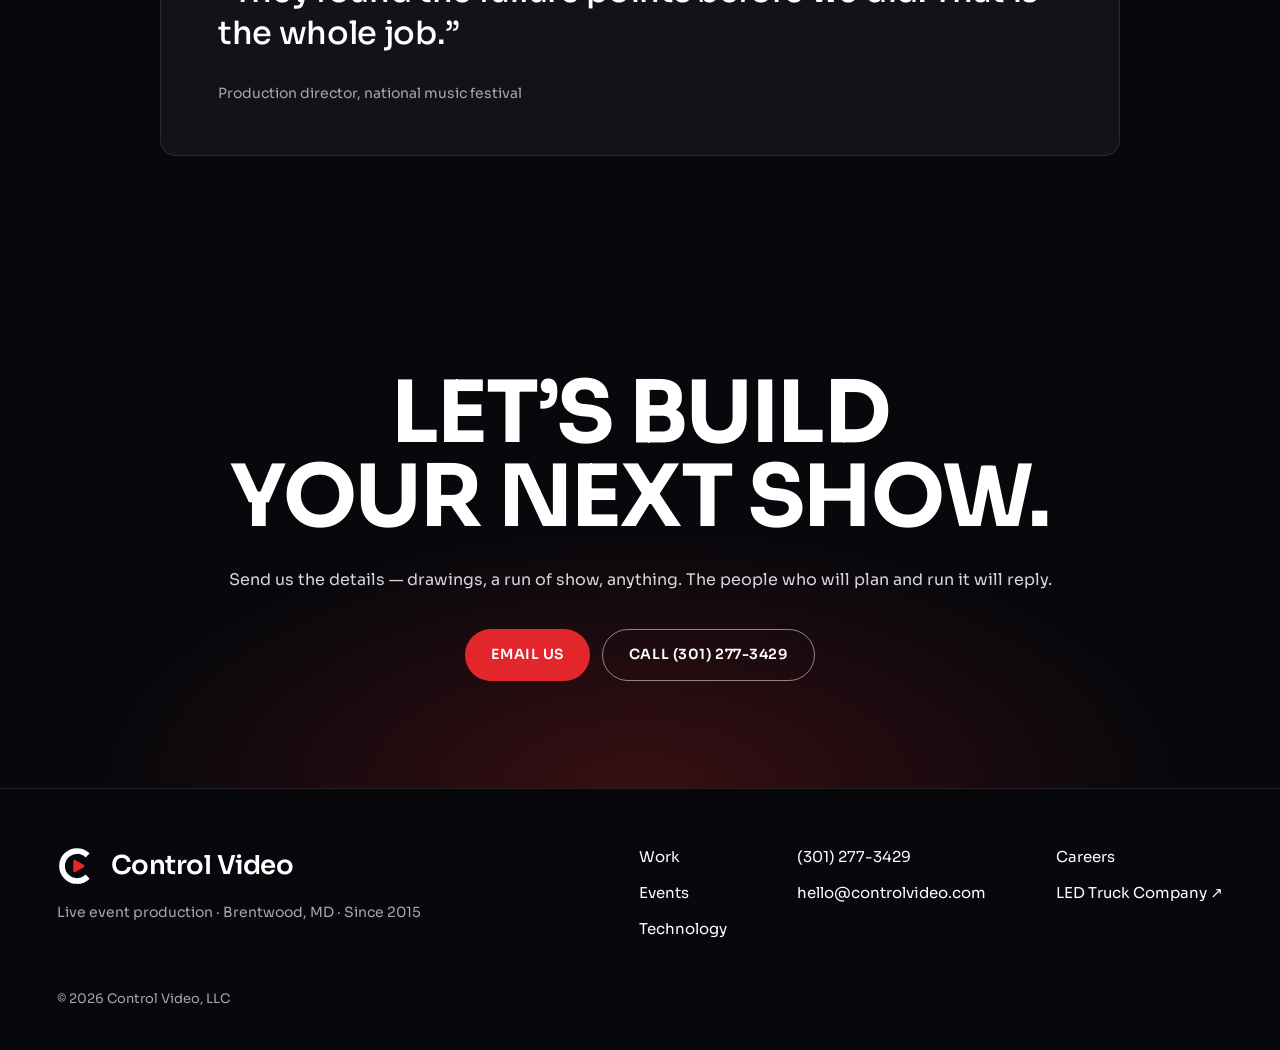
<file: home.html>
<!doctype html>
<html lang="en">
<head>
<meta charset="utf-8">
<meta name="viewport" content="width=device-width, initial-scale=1">
<meta name="robots" content="noindex, nofollow">
<title>Control Video — Home</title>
<meta name="description" content="Live event production for Washington’s agencies, planners and public institutions. Video, LED, audio, cameras and lighting.">
<link rel="preload" href="assets/sora-latin-wght-normal.woff2" as="font" type="font/woff2" crossorigin>
<link rel="stylesheet" href="assets/site.css">
</head>
<body>
<a class="skip" href="#main">Skip to content</a>

<header class="site-header">
  <div class="wrap">
    <a class="brand" href="home.html" aria-label="Control Video home"><svg viewBox="0 0 32 32" aria-hidden="true"><path d="M24.5 7.5 A12 12 0 1 0 24.5 24.5" fill="none" stroke="currentColor" stroke-width="4.6"/><path d="M14.1 12.1 L20.8 16 L14.1 19.9 Z" fill="#E3262B" stroke="#E3262B" stroke-width="2.2" stroke-linejoin="round"/></svg><span>Control Video</span></a>
    <button class="menu-toggle" type="button" aria-expanded="false" aria-controls="site-nav" aria-label="Menu"><svg viewBox="0 0 20 20" aria-hidden="true"><path d="M2 5h16M2 10h16M2 15h16" stroke="currentColor" stroke-width="2" fill="none"/></svg></button>
    <nav class="nav" id="site-nav" aria-label="Main">
      <a href="work.html">Work</a>
      <a href="events.html">Events</a>
      <a href="technology.html">Technology</a>
      <a class="btn btn-sm btn-primary" href="mailto:hello@controlvideo.com">Start a project</a>
    </nav>
  </div>
</header>

<main id="main">

<section>
  <div class="wrap intro">
    <h1 class="display">Your show.<br>Our crew.</h1>
    <div class="side">
      <p class="lede">The live event production partner for Washington’s agencies, planners and public institutions. Video, LED, audio, cameras and lighting.</p>
      <div class="btn-row"><a class="btn btn-solid" href="work.html">See the work</a></div>
    </div>
  </div>
  <div class="wrap">
    <div class="media lead-img"><img src="assets/hero_hall.jpg" alt="Orchestra concert in a grand hall, framed by an LED backdrop and stage lighting" fetchpriority="high"></div>
  </div>
</section>

<section class="sec">
  <div class="wrap">
    <div class="sec-head">
      <h2 class="title">Built together.</h2>
      <p>We join your team early, shape the plan with you, then own the build and the show.</p>
    </div>
    <div class="split">
      <div class="media fill"><img src="assets/ballroom.jpg" alt="Ballroom set for a conference with a camera jib over the room" loading="lazy"></div>
      <div class="stack">
        <div class="panel"><div class="num">01</div><h3 class="h3">Plan it with you</h3><p>Site visits, drawings and a system plan built around your room, your content and your budget.</p></div>
        <div class="panel"><div class="num">02</div><h3 class="h3">Build and test it</h3><p>Every system is prepped and proven in our Brentwood shop before it goes on a truck.</p></div>
        <div class="panel"><div class="num">03</div><h3 class="h3">Run the show</h3><p>The crew that built it stays on headset, from first rehearsal to the last cable at strike.</p></div>
      </div>
    </div>
  </div>
</section>

<section class="sec flush-top">
  <div class="wrap">
    <div class="sec-head">
      <h2 class="title">Our work</h2>
      <p>Our clients bring the vision and the audience. We make sure every screen and speaker delivers it.</p>
    </div>
    <div class="grid cols-3 cards">
      <a class="card" href="work.html?filter=festivals"><div class="media ratio-tall"><img src="assets/festcrowd.jpg" alt="Festival crowd facing a main stage flanked by two LED screens" loading="lazy"><span class="tag">Festival</span></div><h3 class="h3">One image, a mile wide</h3></a>
      <a class="card" href="work.html?filter=corporate"><div class="media ratio-tall"><img src="assets/forum.jpg" alt="Forum stage with a curved LED wall" loading="lazy"><span class="tag">Corporate</span></div><h3 class="h3">Built for the record</h3></a>
      <a class="card" href="work.html?filter=festivals"><div class="media ratio-tall"><img src="assets/concert.jpg" alt="Arena concert with IMAG screens and a full LED backdrop" loading="lazy"><span class="tag">Concert</span></div><h3 class="h3">Three days, held steady</h3></a>
      <a class="card" href="work.html?filter=sporting"><div class="media ratio-tall"><img src="assets/rig_saturn.jpg" alt="Daytime crowd on a city street in front of a large LED screen showing a World Series champions graphic" loading="lazy"><span class="tag">Sporting</span></div><h3 class="h3">Readable in full sun</h3></a>
      <a class="card" href="work.html?filter=civic"><div class="media ratio-tall"><img src="assets/capitol.jpg" alt="Large LED screen on the National Mall with the Capitol in the distance" loading="lazy"><span class="tag">Civic</span></div><h3 class="h3">On the Mall, gone without a mark</h3></a>
      <a class="card" href="work.html"><div class="media ratio-tall"><img src="assets/festscreen.jpg" alt="Crowd gathered outdoors in front of a large LED wall built on truss" style="object-position:78% center" loading="lazy"><span class="tag">Community</span></div><h3 class="h3">A screen for the whole park</h3></a>
    </div>
    <a class="btn btn-ghost center" href="work.html">All work</a>
  </div>
</section>

<section class="sec alt">
  <div class="wrap">
    <div class="sec-head">
      <h2 class="title">The events we’re built for</h2>
      <p>Five kinds of events make up most of our year. Each asks for something different.</p>
    </div>
    <div class="rows">
      <a class="row" href="events.html#galas"><span class="row-title">Galas &amp; conferences</span><span class="row-desc">Show-calling, rehearsed transitions, camera-ready looks.</span><span class="arrow" aria-hidden="true">→</span></a>
      <a class="row" href="events.html#corporate"><span class="row-title">Corporate &amp; forums</span><span class="row-desc">Broadcast chains, clean press feeds, room and webcast mixes.</span><span class="arrow" aria-hidden="true">→</span></a>
      <a class="row" href="events.html#festivals"><span class="row-title">Festivals &amp; concerts</span><span class="row-desc">Large-format LED, IMAG and audio across multi-day sites.</span><span class="arrow" aria-hidden="true">→</span></a>
      <a class="row" href="events.html#sporting"><span class="row-title">Sporting &amp; activations</span><span class="row-desc">Daylight-readable screens that roll in where there are none.</span><span class="arrow" aria-hidden="true">→</span></a>
      <a class="row" href="events.html#civic"><span class="row-title">Government &amp; civic</span><span class="row-desc">Accessible, security-aware, broadcast-ready. No mark left behind.</span><span class="arrow" aria-hidden="true">→</span></a>
    </div>
  </div>
</section>

<section class="sec">
  <div class="wrap">
    <div class="sec-head">
      <h2 class="title">Technology we master</h2>
      <p>We own what we run. Our inventory lives in our shop, kept by the people who operate it.</p>
    </div>
    <div class="grid cols-4 cards">
      <a class="card" href="technology.html#display"><div class="media ratio-port"><img src="assets/ledwall.jpg" alt="Curved LED wall in a studio space" loading="lazy"></div><h3 class="h3">Display</h3><p class="desc">LED walls and towers, projection, monitors.</p></a>
      <a class="card" href="technology.html#control"><div class="media ratio-port"><img src="assets/operator.jpg" alt="Technical director on headset at a video switcher" loading="lazy"></div><h3 class="h3">Control</h3><p class="desc">Switchers, screen management, media servers.</p></a>
      <a class="card" href="technology.html#capture"><div class="media ratio-port"><img src="assets/cameraop_v.jpg" alt="Camera operator shooting above a packed crowd" loading="lazy"></div><h3 class="h3">Capture</h3><p class="desc">Studio camera chains, robotics, PTZ.</p></a>
      <a class="card" href="technology.html#mobile"><div class="media ratio-port"><img src="assets/adscreen.jpg" alt="Elevated LED screen showing sponsor content at a fan zone" loading="lazy"></div><h3 class="h3">Mobile</h3><p class="desc">Flypacks, LED trailers and trucks.</p></a>
    </div>
  </div>
</section>

<section class="sec flush-top">
  <div class="wrap">
    <div class="sec-head">
      <h2 class="title">Behind your name</h2>
      <p>Much of our work is for agencies and production companies. We show up as part of your team, and the credit stays with you.</p>
    </div>
    <div class="grid cols-3">
      <div class="panel bordered"><div class="num">01</div><h3 class="h3">Your team, extended</h3><p>We slot into your production schedule, your comms and your show flow.</p></div>
      <div class="panel bordered"><div class="num">02</div><h3 class="h3">Your client relationship</h3><p>We work under your direction and your brand, on site and in every call.</p></div>
      <div class="panel bordered"><div class="num">03</div><h3 class="h3">One accountable crew</h3><p>The people who plan the system are the people who run it on show day.</p></div>
    </div>
  </div>
</section>

<section class="sec flush-top">
  <div class="wrap">
    <div class="panel lg bordered">
      <div class="sec-head">
        <h2 class="title">Where we’ve set up</h2>
        <p>From the Mall to the music halls. A few of the places our crews have built and run shows.</p>
      </div>
      <!-- Decorative: the same venues are listed as text below. -->
      <div class="marquee" aria-hidden="true">
        <div class="marquee-track"><span>The White House</span><span>The National Mall</span><span>Lincoln Memorial</span><span>National Building Museum</span><span>Andrew W. Mellon Auditorium</span><span>The Kennedy Center</span><span>International Spy Museum</span><span>National Archives</span><span>Constitution Gardens</span><span>Sylvan Theatre</span><span>Arena Stage</span><span>Strathmore</span><span>The White House</span><span>The National Mall</span><span>Lincoln Memorial</span><span>National Building Museum</span><span>Andrew W. Mellon Auditorium</span><span>The Kennedy Center</span><span>International Spy Museum</span><span>National Archives</span><span>Constitution Gardens</span><span>Sylvan Theatre</span><span>Arena Stage</span><span>Strathmore</span></div>
        <div class="marquee-track rev"><span>The Anthem</span><span>9:30 Club</span><span>Merriweather Post Pavilion</span><span>MGM National Harbor</span><span>The Wharf</span><span>RFK Campus</span><span>Yankee Stadium</span><span>The Pentagon</span><span>Summerall Field</span><span>Warner Hall, Quantico</span><span>Upper Senate Park</span><span>Pennsylvania Avenue</span><span>The Anthem</span><span>9:30 Club</span><span>Merriweather Post Pavilion</span><span>MGM National Harbor</span><span>The Wharf</span><span>RFK Campus</span><span>Yankee Stadium</span><span>The Pentagon</span><span>Summerall Field</span><span>Warner Hall, Quantico</span><span>Upper Senate Park</span><span>Pennsylvania Avenue</span></div>
      </div>
      <div class="venues">
        <div><h3 class="eyebrow">Landmarks</h3><ul><li>The White House</li><li>The National Mall</li><li>Lincoln Memorial</li><li>Constitution Gardens</li><li>Sylvan Theatre</li><li>National Archives</li><li>Upper Senate Park</li></ul></div>
        <div><h3 class="eyebrow">Government &amp; military</h3><ul><li>The Pentagon</li><li>Summerall Field, Fort Myer</li><li>Warner Hall, Quantico</li><li>Pennsylvania Avenue</li></ul></div>
        <div><h3 class="eyebrow">Culture &amp; halls</h3><ul><li>National Building Museum</li><li>Andrew W. Mellon Auditorium</li><li>The Kennedy Center</li><li>International Spy Museum</li><li>Arena Stage</li><li>Strathmore</li></ul></div>
        <div><h3 class="eyebrow">Music &amp; sport</h3><ul><li>The Anthem</li><li>9:30 Club</li><li>Merriweather Post Pavilion</li><li>MGM National Harbor</li><li>The Wharf</li><li>RFK Campus</li><li>Yankee Stadium</li></ul></div>
      </div>
    </div>
  </div>
</section>

<section class="sec flush-top">
  <div class="wrap">
    <figure class="quote">
      <blockquote>“They found the failure points before we did. That is the whole job.”</blockquote>
      <figcaption>Production director, national music festival</figcaption>
    </figure>
  </div>
</section>

<section class="cta">
  <div class="wrap">
    <h2>Let’s build<br>your next show.</h2>
    <p class="lede">Send us the details — drawings, a run of show, anything. The people who will plan and run it will reply.</p>
    <div class="btn-row">
      <a class="btn btn-primary" href="mailto:hello@controlvideo.com">Email us</a>
      <a class="btn btn-ghost" href="tel:+13012773429">Call (301) 277-3429</a>
    </div>
  </div>
</section>

</main>

<footer class="site-footer">
  <div class="wrap">
    <div class="footer-top">
      <div class="footer-brand">
        <a class="brand" href="home.html" aria-label="Control Video home"><svg viewBox="0 0 32 32" aria-hidden="true"><path d="M24.5 7.5 A12 12 0 1 0 24.5 24.5" fill="none" stroke="currentColor" stroke-width="4.6"/><path d="M14.1 12.1 L20.8 16 L14.1 19.9 Z" fill="#E3262B" stroke="#E3262B" stroke-width="2.2" stroke-linejoin="round"/></svg><span>Control Video</span></a>
        <p class="muted" style="font-size:14px">Live event production · Brentwood, MD · Since 2015</p>
      </div>
      <nav class="footer-links" aria-label="Footer">
        <div><a href="work.html">Work</a><a href="events.html">Events</a><a href="technology.html">Technology</a></div>
        <div><a href="tel:+13012773429">(301) 277-3429</a><a href="mailto:hello@controlvideo.com">hello@controlvideo.com</a></div>
        <div><a href="mailto:hello@controlvideo.com?subject=Careers">Careers</a><a href="led.html">LED Truck Company ↗</a></div>
      </nav>
    </div>
    <p class="fine">© 2026 Control Video, LLC</p>
  </div>
</footer>

<script src="assets/bot-script.js" defer></script>
<script src="assets/site.js" defer></script>
</body>
</html>
</file>
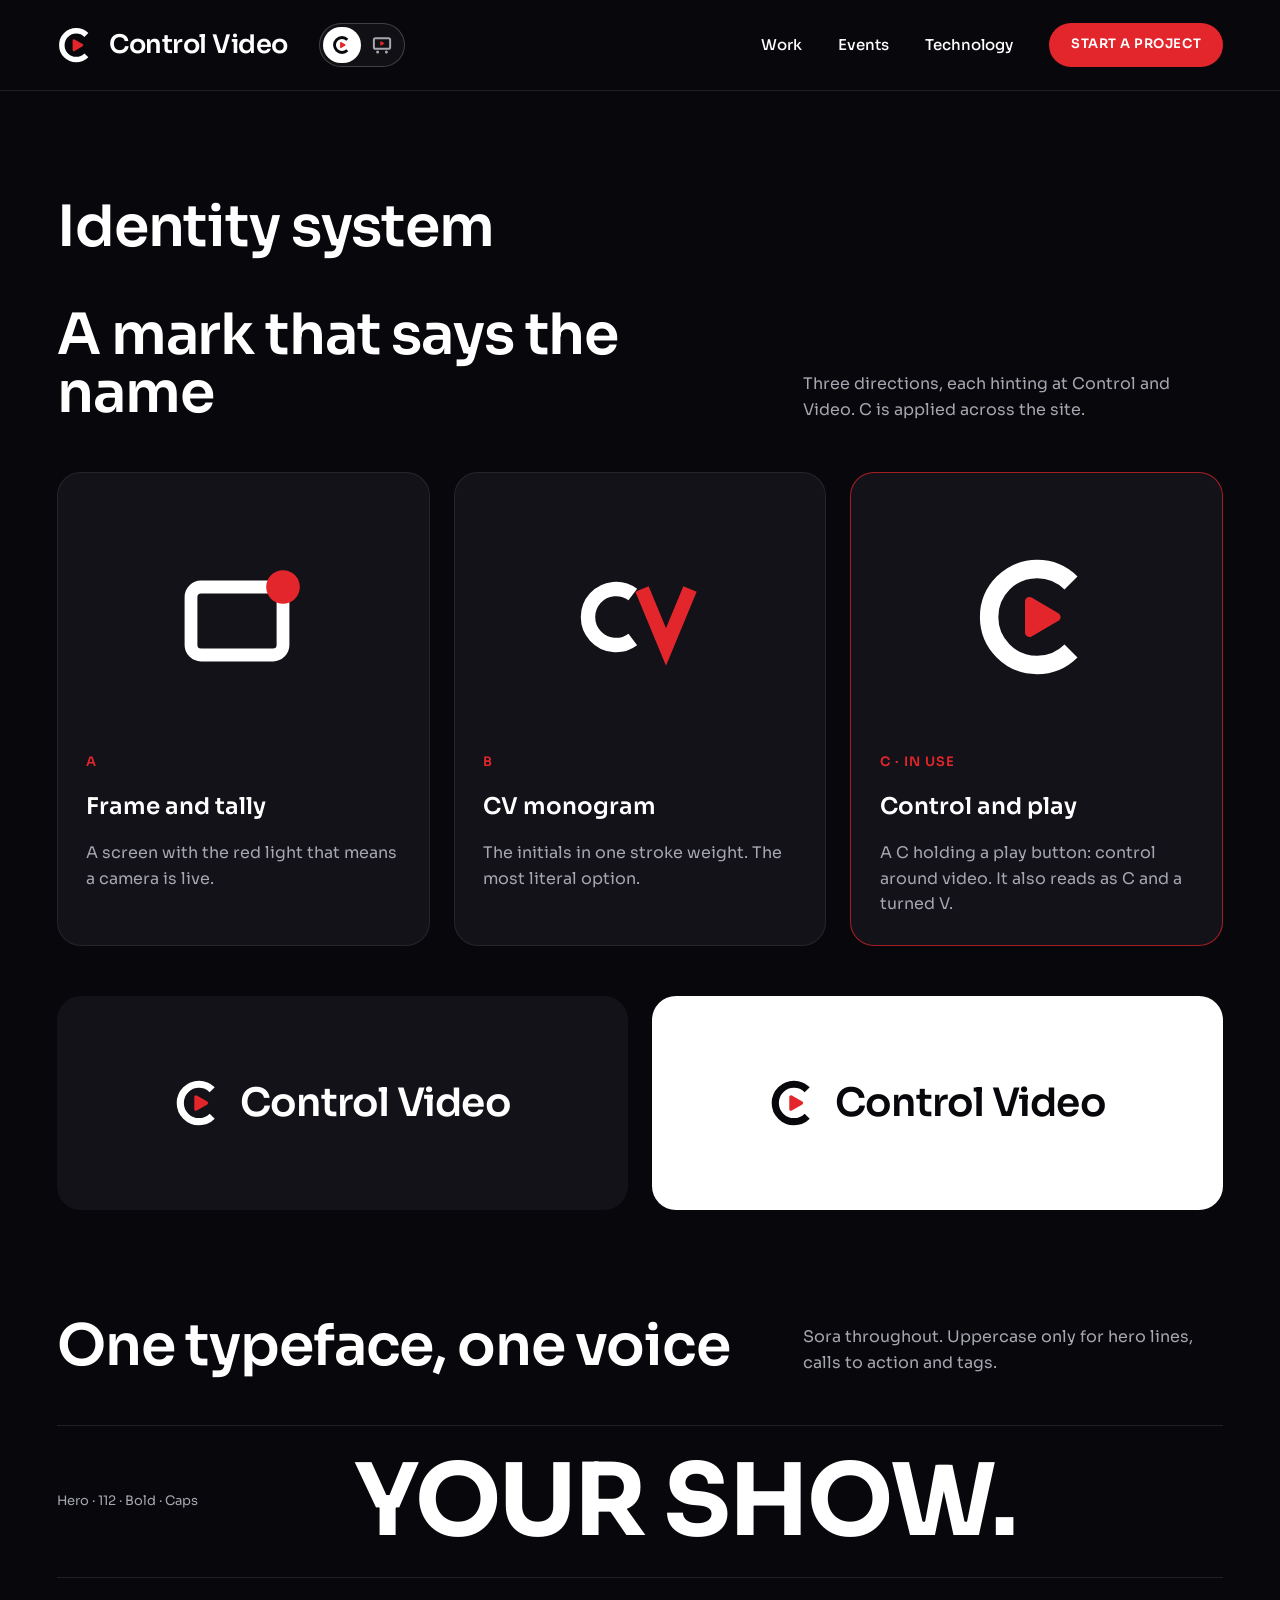
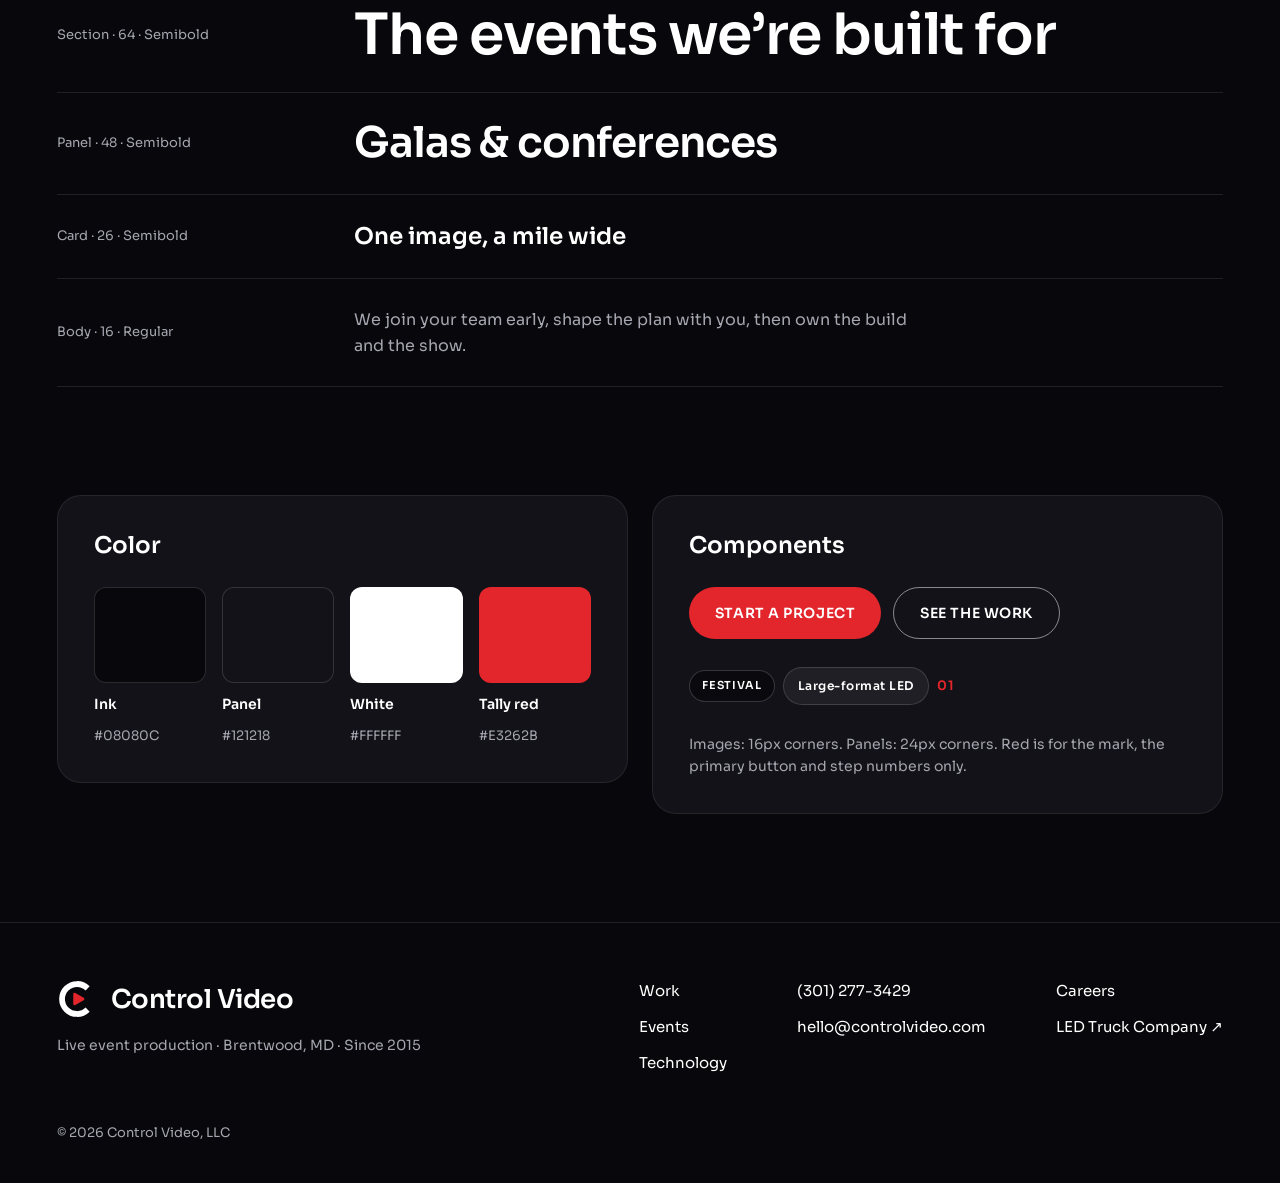
<file: identity.html>
<!doctype html>
<html lang="en">
<head>
<meta charset="utf-8">
<meta name="viewport" content="width=device-width, initial-scale=1">
<meta name="robots" content="noindex, nofollow">
<title>Control Video — Identity system</title>
<meta name="description" content="The Control Video identity system: the mark, typeface, type scale, color and components.">
<link rel="preload" href="assets/sora-latin-wght-normal.woff2" as="font" type="font/woff2" crossorigin>
<link rel="stylesheet" href="assets/site.css">
<style>
/* Identity page */
.id-head{display:flex;flex-direction:column;gap:clamp(36px, 3.9vw, 56px)}
.mark-card{border-radius:24px;gap:20px}
.mark-card.in-use{border-color:rgba(227,38,43,0.7)}
.mark-card .art{height:clamp(180px, 18vw, 260px);display:flex;align-items:center;justify-content:center}
.mark-card .art svg{width:128px;height:128px}
.lockup{min-height:clamp(160px, 16.7vw, 240px);padding:24px;border-radius:24px;background:var(--panel);display:flex;align-items:center;justify-content:center;gap:clamp(12px, 1.25vw, 18px);color:#FFFFFF}
.lockup.paper{background:#FFFFFF;color:#08080C}
.lockup svg{width:clamp(36px, 3.9vw, 56px);height:auto;flex-shrink:0}
.lockup span{font-size:clamp(28px, 3.05vw, 44px);font-weight:600;letter-spacing:-0.02em;white-space:nowrap}

.specimens{display:flex;flex-direction:column;border-top:1px solid var(--line)}
.spec-row{padding:28px 0;border-bottom:1px solid var(--line);display:grid;grid-template-columns:repeat(12, minmax(0, 1fr));gap:var(--gap);align-items:center}
.spec-row .label{grid-column:span 3;font-size:13px;color:var(--muted)}
.spec-row .sample{grid-column:span 9;font-weight:600;letter-spacing:-0.02em;overflow-wrap:break-word}
.spec-row .s-hero{font-size:clamp(48px, 7.8vw, 112px);line-height:0.95;font-weight:700;text-transform:uppercase}
.spec-row .s-section{font-size:clamp(32px, 4.45vw, 64px);line-height:1.02}
.spec-row .s-panel{font-size:clamp(28px, 3.3vw, 48px);line-height:1.05}
.spec-row .s-card{font-size:clamp(21px, 1.8vw, 26px);line-height:1.2;letter-spacing:0}
.spec-row .s-body{grid-column:span 6;font-size:16px;line-height:1.6;font-weight:400;letter-spacing:0;color:var(--muted)}

.id-bottom{align-items:start}
.id-panel{padding:clamp(24px, 2.8vw, 40px);border-radius:24px;gap:28px}
.swatches{display:grid;grid-template-columns:repeat(4, minmax(0, 1fr));gap:16px}
.swatch{display:flex;flex-direction:column;gap:10px}
.swatch .chipcolor{height:96px;border-radius:12px}
.c-ink{background:#08080C}.c-panelc{background:#121218}.c-white{background:#FFFFFF}.c-red{background:#E3262B}
.swatch .chipcolor.edged{border:1px solid rgba(255,255,255,0.14)}
.swatch .name{font-size:14px;font-weight:600}
.swatch .hex{font-size:13px;color:var(--muted)}
.comp-row{display:flex;flex-wrap:wrap;align-items:center;gap:12px}
.comp-row.tight{gap:8px}
.comp-row .tag{position:static}
.comp-row .chip{background:rgba(255,255,255,0.06);border-color:rgba(255,255,255,0.14)}
.id-panel .note{font-size:14px;line-height:1.6;color:var(--muted)}

@media (max-width:760px){
  .spec-row{grid-template-columns:1fr;gap:10px;padding:24px 0}
  .spec-row .label,.spec-row .sample,.spec-row .s-body{grid-column:1}
}
@media (max-width:600px){
  .swatches{grid-template-columns:repeat(2, minmax(0, 1fr))}
  .swatch .chipcolor{height:80px}
}
@media (max-width:420px){
  .spec-row .s-hero{font-size:clamp(40px, 13vw, 48px)}
  .spec-row .s-section{font-size:clamp(28px, 8.5vw, 32px)}
  .spec-row .s-panel{font-size:clamp(24px, 7.5vw, 28px)}
}
</style>
</head>
<body>
<a class="skip" href="#main">Skip to content</a>

<header class="site-header">
  <div class="wrap">
    <a class="brand" href="home.html" aria-label="Control Video home"><svg viewBox="0 0 32 32" aria-hidden="true"><path d="M24.5 7.5 A12 12 0 1 0 24.5 24.5" fill="none" stroke="currentColor" stroke-width="4.6"/><path d="M14.1 12.1 L20.8 16 L14.1 19.9 Z" fill="#E3262B" stroke="#E3262B" stroke-width="2.2" stroke-linejoin="round"/></svg><span>Control Video</span></a>
    <button class="menu-toggle" type="button" aria-expanded="false" aria-controls="site-nav" aria-label="Menu"><svg viewBox="0 0 20 20" aria-hidden="true"><path d="M2 5h16M2 10h16M2 15h16" stroke="currentColor" stroke-width="2" fill="none"/></svg></button>
    <nav class="nav" id="site-nav" aria-label="Main">
      <a href="work.html">Work</a>
      <a href="events.html">Events</a>
      <a href="technology.html">Technology</a>
      <a class="btn btn-sm btn-primary" href="mailto:hello@controlvideo.com">Start a project</a>
    </nav>
  </div>
</header>

<main id="main">

<section class="sec">
  <div class="wrap">
    <div class="id-head">
      <h1 class="title">Identity system</h1>
      <div class="sec-head">
        <h2 class="title">A mark that says the name</h2>
        <p>Three directions, each hinting at Control and Video. C is applied across the site.</p>
      </div>
    </div>
    <div class="grid cols-3">
      <div class="panel bordered mark-card">
        <div class="art"><svg viewBox="0 0 32 32" aria-hidden="true"><rect x="3" y="8.5" width="23" height="17" rx="2.5" fill="none" stroke="#FFFFFF" stroke-width="3.2"/><circle cx="26" cy="8.5" r="4.2" fill="#E3262B"/></svg></div>
        <div class="num">A</div>
        <h3 class="h3">Frame and tally</h3>
        <p>A screen with the red light that means a camera is live.</p>
      </div>
      <div class="panel bordered mark-card">
        <div class="art"><svg viewBox="0 0 32 32" aria-hidden="true"><path d="M14.2 10.4 A7 7 0 1 0 14.2 21.6" fill="none" stroke="#FFFFFF" stroke-width="3.6"/><path d="M16.5 9 L22.5 23.5 L28.5 9" fill="none" stroke="#E3262B" stroke-width="3.6"/></svg></div>
        <div class="num">B</div>
        <h3 class="h3">CV monogram</h3>
        <p>The initials in one stroke weight. The most literal option.</p>
      </div>
      <div class="panel bordered mark-card in-use">
        <div class="art"><svg viewBox="0 0 32 32" aria-hidden="true"><path d="M24.5 7.5 A12 12 0 1 0 24.5 24.5" fill="none" stroke="#FFFFFF" stroke-width="4.6"/><path d="M14.1 12.1 L20.8 16 L14.1 19.9 Z" fill="#E3262B" stroke="#E3262B" stroke-width="2.2" stroke-linejoin="round"/></svg></div>
        <div class="num">C · IN USE</div>
        <h3 class="h3">Control and play</h3>
        <p>A C holding a play button: control around video. It also reads as C and a turned V.</p>
      </div>
    </div>
    <div class="grid cols-2">
      <div class="lockup"><svg viewBox="0 0 32 32" aria-hidden="true"><path d="M24.5 7.5 A12 12 0 1 0 24.5 24.5" fill="none" stroke="currentColor" stroke-width="4.6"/><path d="M14.1 12.1 L20.8 16 L14.1 19.9 Z" fill="#E3262B" stroke="#E3262B" stroke-width="2.2" stroke-linejoin="round"/></svg><span>Control Video</span></div>
      <div class="lockup paper"><svg viewBox="0 0 32 32" aria-hidden="true"><path d="M24.5 7.5 A12 12 0 1 0 24.5 24.5" fill="none" stroke="currentColor" stroke-width="4.6"/><path d="M14.1 12.1 L20.8 16 L14.1 19.9 Z" fill="#E3262B" stroke="#E3262B" stroke-width="2.2" stroke-linejoin="round"/></svg><span>Control Video</span></div>
    </div>
  </div>
</section>

<section class="sec flush-top">
  <div class="wrap">
    <div class="sec-head">
      <h2 class="title">One typeface, one voice</h2>
      <p>Sora throughout. Uppercase only for hero lines, calls to action and tags.</p>
    </div>
    <div class="specimens">
      <div class="spec-row"><span class="label">Hero · 112 · Bold · Caps</span><span class="sample s-hero">Your show.</span></div>
      <div class="spec-row"><span class="label">Section · 64 · Semibold</span><span class="sample s-section">The events we’re built for</span></div>
      <div class="spec-row"><span class="label">Panel · 48 · Semibold</span><span class="sample s-panel">Galas &amp; conferences</span></div>
      <div class="spec-row"><span class="label">Card · 26 · Semibold</span><span class="sample s-card">One image, a mile wide</span></div>
      <div class="spec-row"><span class="label">Body · 16 · Regular</span><span class="sample s-body">We join your team early, shape the plan with you, then own the build and the show.</span></div>
    </div>
  </div>
</section>

<section class="sec flush-top">
  <div class="wrap">
    <div class="split-even id-bottom">
      <div class="panel bordered id-panel">
        <h3 class="h3">Color</h3>
        <div class="swatches">
          <div class="swatch"><div class="chipcolor edged c-ink"></div><span class="name">Ink</span><span class="hex">#08080C</span></div>
          <div class="swatch"><div class="chipcolor edged c-panelc"></div><span class="name">Panel</span><span class="hex">#121218</span></div>
          <div class="swatch"><div class="chipcolor c-white"></div><span class="name">White</span><span class="hex">#FFFFFF</span></div>
          <div class="swatch"><div class="chipcolor c-red"></div><span class="name">Tally red</span><span class="hex">#E3262B</span></div>
        </div>
      </div>
      <div class="panel bordered id-panel">
        <h3 class="h3">Components</h3>
        <div class="comp-row">
          <span class="btn btn-primary">Start a project</span>
          <span class="btn btn-ghost">See the work</span>
        </div>
        <div class="comp-row tight">
          <span class="tag">Festival</span>
          <span class="chip">Large-format LED</span>
          <span class="num">01</span>
        </div>
        <p class="note">Images: 16px corners. Panels: 24px corners. Red is for the mark, the primary button and step numbers only.</p>
      </div>
    </div>
  </div>
</section>

</main>

<footer class="site-footer">
  <div class="wrap">
    <div class="footer-top">
      <div class="footer-brand">
        <a class="brand" href="home.html" aria-label="Control Video home"><svg viewBox="0 0 32 32" aria-hidden="true"><path d="M24.5 7.5 A12 12 0 1 0 24.5 24.5" fill="none" stroke="currentColor" stroke-width="4.6"/><path d="M14.1 12.1 L20.8 16 L14.1 19.9 Z" fill="#E3262B" stroke="#E3262B" stroke-width="2.2" stroke-linejoin="round"/></svg><span>Control Video</span></a>
        <p class="muted" style="font-size:14px">Live event production · Brentwood, MD · Since 2015</p>
      </div>
      <nav class="footer-links" aria-label="Footer">
        <div><a href="work.html">Work</a><a href="events.html">Events</a><a href="technology.html">Technology</a></div>
        <div><a href="tel:+13012773429">(301) 277-3429</a><a href="mailto:hello@controlvideo.com">hello@controlvideo.com</a></div>
        <div><a href="mailto:hello@controlvideo.com?subject=Careers">Careers</a><a href="led.html">LED Truck Company ↗</a></div>
      </nav>
    </div>
    <p class="fine">© 2026 Control Video, LLC</p>
  </div>
</footer>

<script src="assets/bot-script.js" defer></script>
<script src="assets/site.js" defer></script>
</body>
</html>
</file>
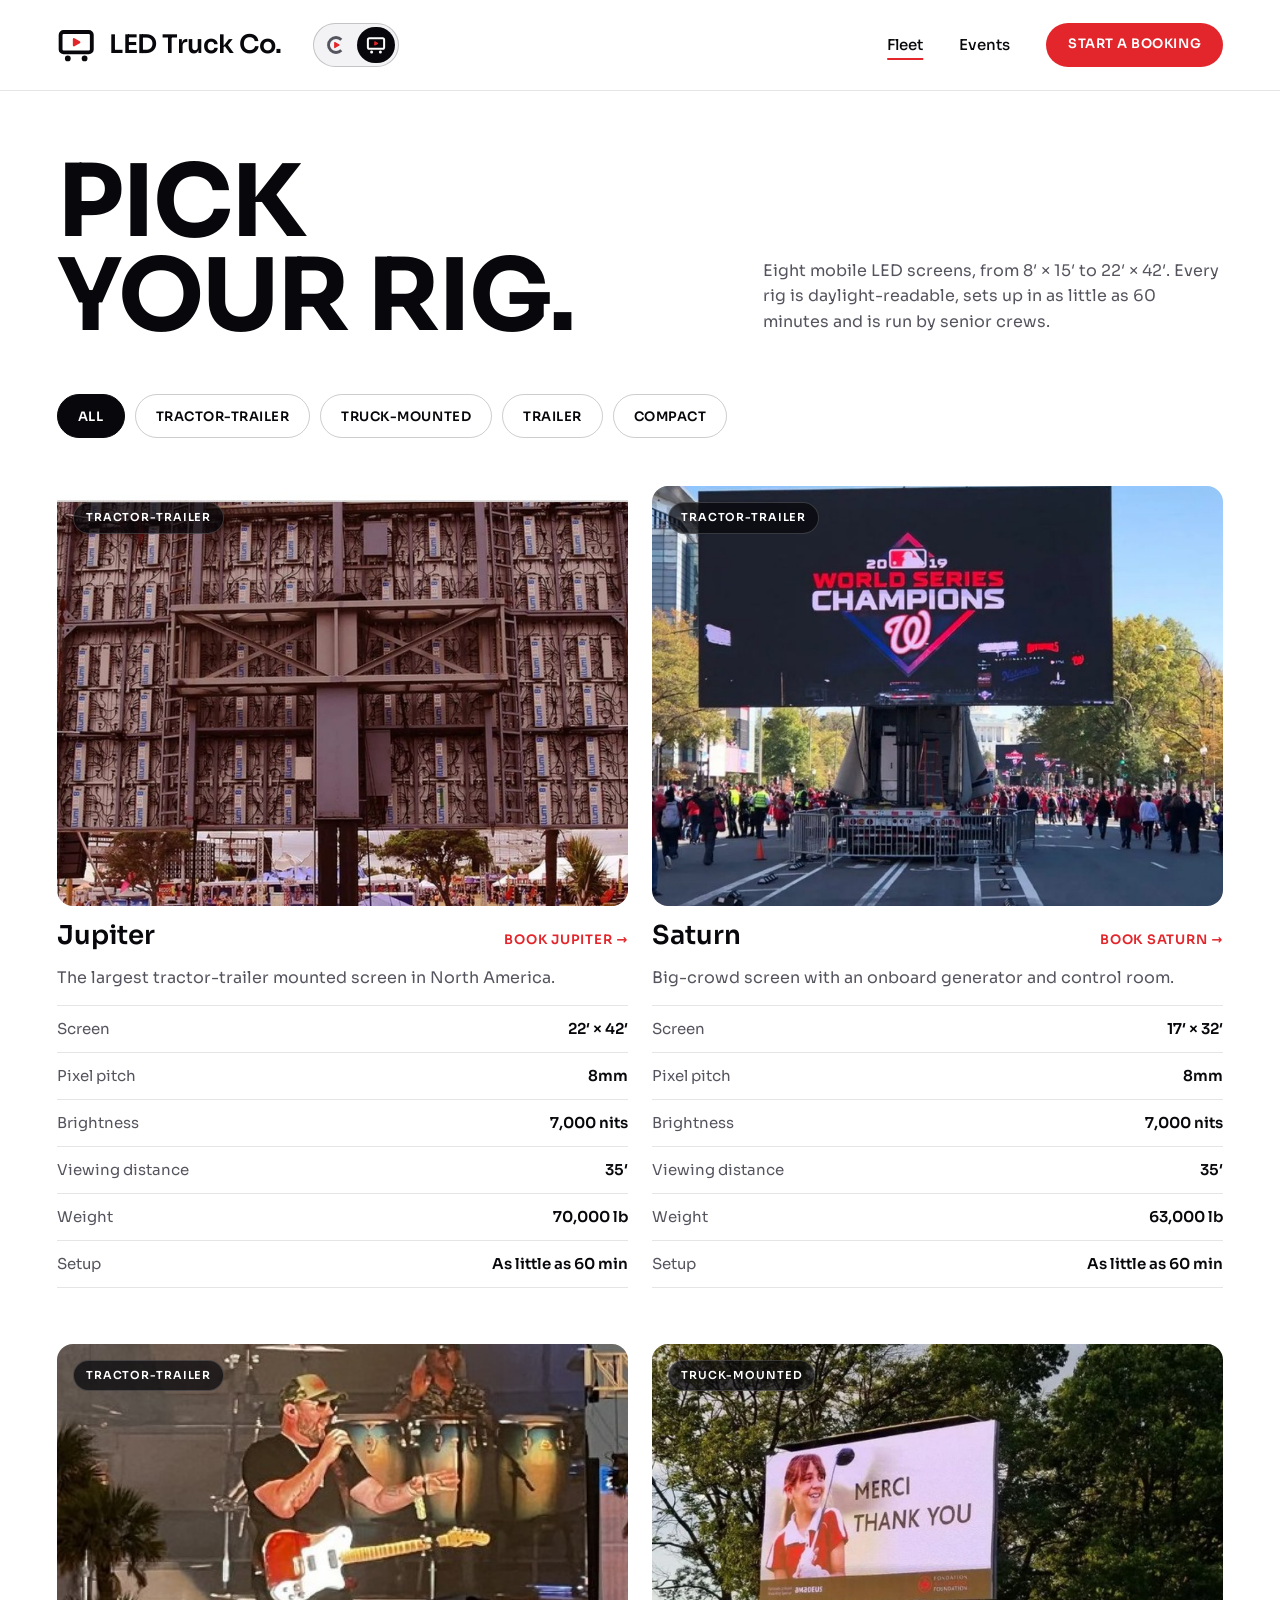
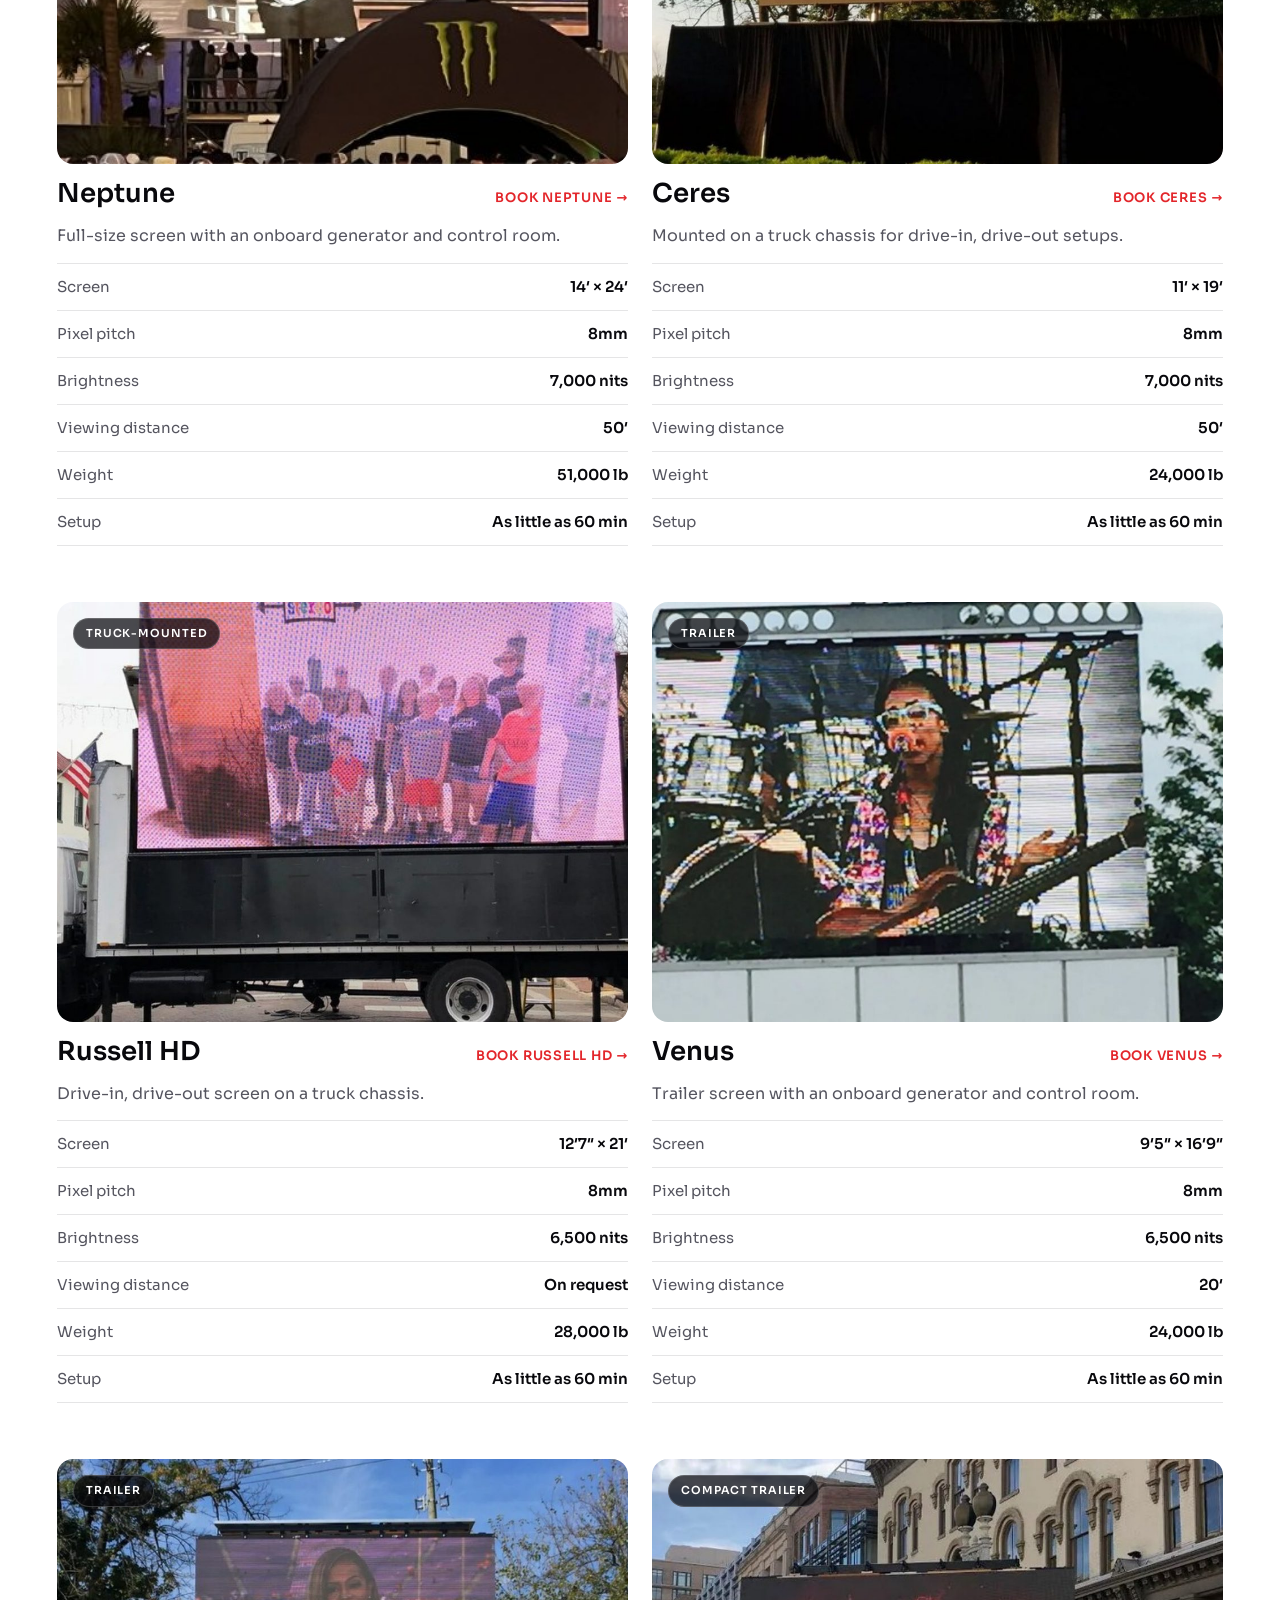
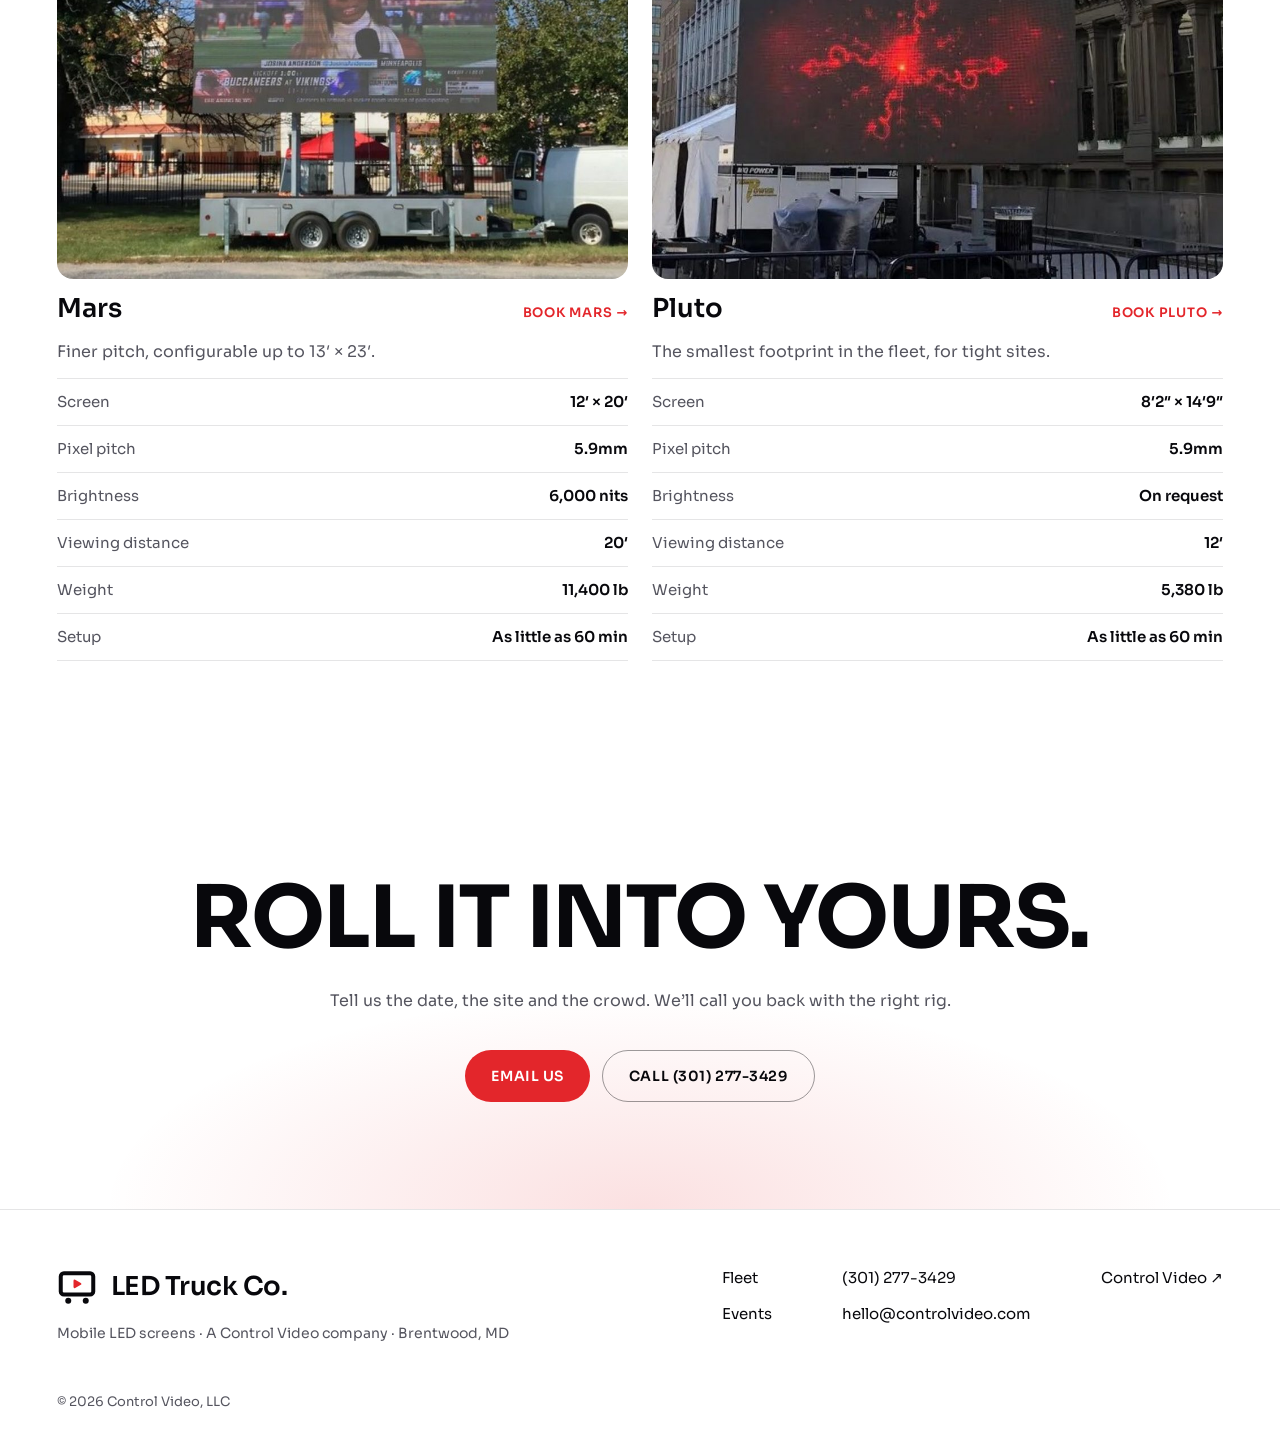
<file: led-fleet.html>
<!doctype html>
<html lang="en">
<head>
<meta charset="utf-8">
<meta name="viewport" content="width=device-width, initial-scale=1">
<meta name="robots" content="noindex, nofollow">
<title>LED Truck Co. — Fleet</title>
<meta name="description" content="Eight mobile LED screens, from 8′ × 15′ to 22′ × 42′. Daylight-readable, set up in as little as 60 minutes and run by senior crews.">
<link rel="preload" href="assets/sora-latin-wght-normal.woff2" as="font" type="font/woff2" crossorigin>
<link rel="stylesheet" href="assets/site.css">
<style>
.fleet-intro{padding-block:clamp(40px, 5vw, 72px) clamp(36px, 3.9vw, 56px)}
.fleet-intro .side{width:460px}
.fleet{padding-top:0}
.fleet>.wrap{gap:clamp(28px, 2.8vw, 40px)}
.fleet-controls{display:flex;flex-direction:column;gap:12px}
.fleet .grid{row-gap:56px}
.rig .media{height:420px;margin-bottom:0}
.rig-head{display:flex;justify-content:space-between;align-items:baseline;gap:16px;flex-wrap:wrap}
.rig-head .h3{font-size:26px}
.rig-head .link-arrow{color:var(--red)}
.rig .desc{color:var(--muted)}
.rig-specs{margin:0;border-top:1px solid var(--line);font-size:15px}
.rig-specs div{display:flex;justify-content:space-between;gap:16px;padding:11px 0;border-bottom:1px solid var(--line)}
.rig-specs dt{color:var(--muted)}
.rig-specs dd{margin:0;font-weight:600;text-align:right}
.footer-brand p{font-size:14px}
@media (max-width:900px){.rig .media{height:auto;aspect-ratio:16/10}}
@media (max-width:600px){.fleet .grid{row-gap:40px}.rig-head .h3{font-size:22px}}
</style>
</head>
<body class="light">
<a class="skip" href="#main">Skip to content</a>

<header class="site-header">
  <div class="wrap">
    <a class="brand" href="led.html" aria-label="LED Truck Company home"><svg viewBox="0 0 32 32" aria-hidden="true"><rect x="3" y="5" width="26" height="17" rx="2.5" fill="none" stroke="currentColor" stroke-width="3.2"/><path d="M14.1 10.95 L18.6 13.5 L14.1 16.05 Z" fill="#E3262B" stroke="#E3262B" stroke-width="1.8" stroke-linejoin="round"/><circle cx="9" cy="27" r="2.4" fill="currentColor"/><circle cx="23" cy="27" r="2.4" fill="currentColor"/></svg><span>LED Truck Co.</span></a>
    <button class="menu-toggle" type="button" aria-expanded="false" aria-controls="site-nav" aria-label="Menu"><svg viewBox="0 0 20 20" aria-hidden="true"><path d="M2 5h16M2 10h16M2 15h16" stroke="currentColor" stroke-width="2" fill="none"/></svg></button>
    <nav class="nav" id="site-nav" aria-label="Main">
      <a href="led-fleet.html" aria-current="page">Fleet</a>
      <a href="led.html#events">Events</a>
      <a class="btn btn-sm btn-primary" href="mailto:hello@controlvideo.com?subject=LED%20truck%20booking">Start a booking</a>
    </nav>
  </div>
</header>

<main id="main">

<div class="wrap intro fleet-intro">
  <h1 class="display">Pick<br>your rig.</h1>
  <div class="side">
    <p class="lede muted">Eight mobile LED screens, from 8′ × 15′ to 22′ × 42′. Every rig is daylight-readable, sets up in as little as 60 minutes and is run by senior crews.</p>
  </div>
</div>

<section class="sec fleet" aria-labelledby="fleet-title">
  <div class="wrap">
    <h2 class="visually-hidden" id="fleet-title">The fleet</h2>
    <div class="fleet-controls">
      <div class="filters" role="group" aria-label="Filter by format" data-filters="#fleet-grid" data-status="#fleet-status">
        <button type="button" data-filter="all" aria-pressed="true">All</button>
        <button type="button" data-filter="tractor-trailer" aria-pressed="false">Tractor-trailer</button>
        <button type="button" data-filter="truck-mounted" aria-pressed="false">Truck-mounted</button>
        <button type="button" data-filter="trailer" aria-pressed="false">Trailer</button>
        <button type="button" data-filter="compact" aria-pressed="false">Compact</button>
      </div>
      <p id="fleet-status" class="filter-status" aria-live="polite"></p>
    </div>
    <div class="grid cols-2 cards" id="fleet-grid">
      <a class="card rig" href="mailto:hello@controlvideo.com?subject=Jupiter%20booking" data-cat="tractor-trailer">
        <div class="media"><img src="assets/rig_jupiter.jpg" alt="Rear of the Jupiter screen towering over a festival crowd"><span class="tag">Tractor-trailer</span></div>
        <div class="rig-head"><h3 class="h3">Jupiter</h3><span class="link-arrow">Book Jupiter →</span></div>
        <p class="desc">The largest tractor-trailer mounted screen in North America.</p>
        <dl class="rig-specs"><div><dt>Screen</dt><dd>22′ × 42′</dd></div><div><dt>Pixel pitch</dt><dd>8mm</dd></div><div><dt>Brightness</dt><dd>7,000 nits</dd></div><div><dt>Viewing distance</dt><dd>35′</dd></div><div><dt>Weight</dt><dd>70,000 lb</dd></div><div><dt>Setup</dt><dd>As little as 60 min</dd></div></dl>
      </a>
      <a class="card rig" href="mailto:hello@controlvideo.com?subject=Saturn%20booking" data-cat="tractor-trailer">
        <div class="media"><img src="assets/rig_saturn.jpg" alt="Saturn screen over a parade route showing a championship graphic"><span class="tag">Tractor-trailer</span></div>
        <div class="rig-head"><h3 class="h3">Saturn</h3><span class="link-arrow">Book Saturn →</span></div>
        <p class="desc">Big-crowd screen with an onboard generator and control room.</p>
        <dl class="rig-specs"><div><dt>Screen</dt><dd>17′ × 32′</dd></div><div><dt>Pixel pitch</dt><dd>8mm</dd></div><div><dt>Brightness</dt><dd>7,000 nits</dd></div><div><dt>Viewing distance</dt><dd>35′</dd></div><div><dt>Weight</dt><dd>63,000 lb</dd></div><div><dt>Setup</dt><dd>As little as 60 min</dd></div></dl>
      </a>
      <a class="card rig" href="mailto:hello@controlvideo.com?subject=Neptune%20booking" data-cat="tractor-trailer">
        <div class="media"><img src="assets/rig_neptune.jpg" alt="Neptune screens flanking a festival main stage at dusk" loading="lazy"><span class="tag">Tractor-trailer</span></div>
        <div class="rig-head"><h3 class="h3">Neptune</h3><span class="link-arrow">Book Neptune →</span></div>
        <p class="desc">Full-size screen with an onboard generator and control room.</p>
        <dl class="rig-specs"><div><dt>Screen</dt><dd>14′ × 24′</dd></div><div><dt>Pixel pitch</dt><dd>8mm</dd></div><div><dt>Brightness</dt><dd>7,000 nits</dd></div><div><dt>Viewing distance</dt><dd>50′</dd></div><div><dt>Weight</dt><dd>51,000 lb</dd></div><div><dt>Setup</dt><dd>As little as 60 min</dd></div></dl>
      </a>
      <a class="card rig" href="mailto:hello@controlvideo.com?subject=Ceres%20booking" data-cat="truck-mounted">
        <div class="media"><img src="assets/rig_ceres.jpg" alt="Ceres screen at sunrise on a lawn showing a thank-you message" loading="lazy"><span class="tag">Truck-mounted</span></div>
        <div class="rig-head"><h3 class="h3">Ceres</h3><span class="link-arrow">Book Ceres →</span></div>
        <p class="desc">Mounted on a truck chassis for drive-in, drive-out setups.</p>
        <dl class="rig-specs"><div><dt>Screen</dt><dd>11′ × 19′</dd></div><div><dt>Pixel pitch</dt><dd>8mm</dd></div><div><dt>Brightness</dt><dd>7,000 nits</dd></div><div><dt>Viewing distance</dt><dd>50′</dd></div><div><dt>Weight</dt><dd>24,000 lb</dd></div><div><dt>Setup</dt><dd>As little as 60 min</dd></div></dl>
      </a>
      <a class="card rig" href="mailto:hello@controlvideo.com?subject=Russell%20HD%20booking" data-cat="truck-mounted">
        <div class="media"><img src="assets/rig_russell.jpg" alt="Russell HD truck screen on a main street showing a group photo" loading="lazy"><span class="tag">Truck-mounted</span></div>
        <div class="rig-head"><h3 class="h3">Russell HD</h3><span class="link-arrow">Book Russell HD →</span></div>
        <p class="desc">Drive-in, drive-out screen on a truck chassis.</p>
        <dl class="rig-specs"><div><dt>Screen</dt><dd>12′7″ × 21′</dd></div><div><dt>Pixel pitch</dt><dd>8mm</dd></div><div><dt>Brightness</dt><dd>6,500 nits</dd></div><div><dt>Viewing distance</dt><dd>On request</dd></div><div><dt>Weight</dt><dd>28,000 lb</dd></div><div><dt>Setup</dt><dd>As little as 60 min</dd></div></dl>
      </a>
      <a class="card rig" href="mailto:hello@controlvideo.com?subject=Venus%20booking" data-cat="trailer">
        <div class="media"><img src="assets/rig_venus.jpg" alt="Venus screen above the trees showing a live concert close-up" loading="lazy"><span class="tag">Trailer</span></div>
        <div class="rig-head"><h3 class="h3">Venus</h3><span class="link-arrow">Book Venus →</span></div>
        <p class="desc">Trailer screen with an onboard generator and control room.</p>
        <dl class="rig-specs"><div><dt>Screen</dt><dd>9′5″ × 16′9″</dd></div><div><dt>Pixel pitch</dt><dd>8mm</dd></div><div><dt>Brightness</dt><dd>6,500 nits</dd></div><div><dt>Viewing distance</dt><dd>20′</dd></div><div><dt>Weight</dt><dd>24,000 lb</dd></div><div><dt>Setup</dt><dd>As little as 60 min</dd></div></dl>
      </a>
      <a class="card rig" href="mailto:hello@controlvideo.com?subject=Mars%20booking" data-cat="trailer">
        <div class="media"><img src="assets/rig_mars.jpg" alt="Mars trailer screen in a park showing a football broadcast" loading="lazy"><span class="tag">Trailer</span></div>
        <div class="rig-head"><h3 class="h3">Mars</h3><span class="link-arrow">Book Mars →</span></div>
        <p class="desc">Finer pitch, configurable up to 13′ × 23′.</p>
        <dl class="rig-specs"><div><dt>Screen</dt><dd>12′ × 20′</dd></div><div><dt>Pixel pitch</dt><dd>5.9mm</dd></div><div><dt>Brightness</dt><dd>6,000 nits</dd></div><div><dt>Viewing distance</dt><dd>20′</dd></div><div><dt>Weight</dt><dd>11,400 lb</dd></div><div><dt>Setup</dt><dd>As little as 60 min</dd></div></dl>
      </a>
      <a class="card rig" href="mailto:hello@controlvideo.com?subject=Pluto%20booking" data-cat="compact trailer">
        <div class="media"><img src="assets/rig_pluto.jpg" alt="Pluto compact screen on a city street beside an event tent" loading="lazy"><span class="tag">Compact trailer</span></div>
        <div class="rig-head"><h3 class="h3">Pluto</h3><span class="link-arrow">Book Pluto →</span></div>
        <p class="desc">The smallest footprint in the fleet, for tight sites.</p>
        <dl class="rig-specs"><div><dt>Screen</dt><dd>8′2″ × 14′9″</dd></div><div><dt>Pixel pitch</dt><dd>5.9mm</dd></div><div><dt>Brightness</dt><dd>On request</dd></div><div><dt>Viewing distance</dt><dd>12′</dd></div><div><dt>Weight</dt><dd>5,380 lb</dd></div><div><dt>Setup</dt><dd>As little as 60 min</dd></div></dl>
      </a>
    </div>
  </div>
</section>

<section class="cta">
  <div class="wrap">
    <h2>Roll it into yours.</h2>
    <p class="lede muted">Tell us the date, the site and the crowd. We’ll call you back with the right rig.</p>
    <div class="btn-row">
      <a class="btn btn-primary" href="mailto:hello@controlvideo.com?subject=LED%20truck%20booking">Email us</a>
      <a class="btn btn-ghost" href="tel:+13012773429">Call (301) 277-3429</a>
    </div>
  </div>
</section>

</main>

<footer class="site-footer">
  <div class="wrap">
    <div class="footer-top">
      <div class="footer-brand">
        <div class="brand"><svg viewBox="0 0 32 32" aria-hidden="true"><rect x="3" y="5" width="26" height="17" rx="2.5" fill="none" stroke="currentColor" stroke-width="3.2"/><path d="M14.1 10.95 L18.6 13.5 L14.1 16.05 Z" fill="#E3262B" stroke="#E3262B" stroke-width="1.8" stroke-linejoin="round"/><circle cx="9" cy="27" r="2.4" fill="currentColor"/><circle cx="23" cy="27" r="2.4" fill="currentColor"/></svg><span>LED Truck Co.</span></div>
        <p class="muted">Mobile LED screens · A Control Video company · Brentwood, MD</p>
      </div>
      <nav class="footer-links" aria-label="Footer">
        <div><a href="led-fleet.html">Fleet</a><a href="led.html#events">Events</a></div>
        <div><a href="tel:+13012773429">(301) 277-3429</a><a href="mailto:hello@controlvideo.com">hello@controlvideo.com</a></div>
        <div><a href="home.html">Control Video ↗</a></div>
      </nav>
    </div>
    <p class="fine">© 2026 Control Video, LLC</p>
  </div>
</footer>

<script src="assets/bot-script.js" defer></script>
<script src="assets/site.js" defer></script>
</body>
</html>
</file>
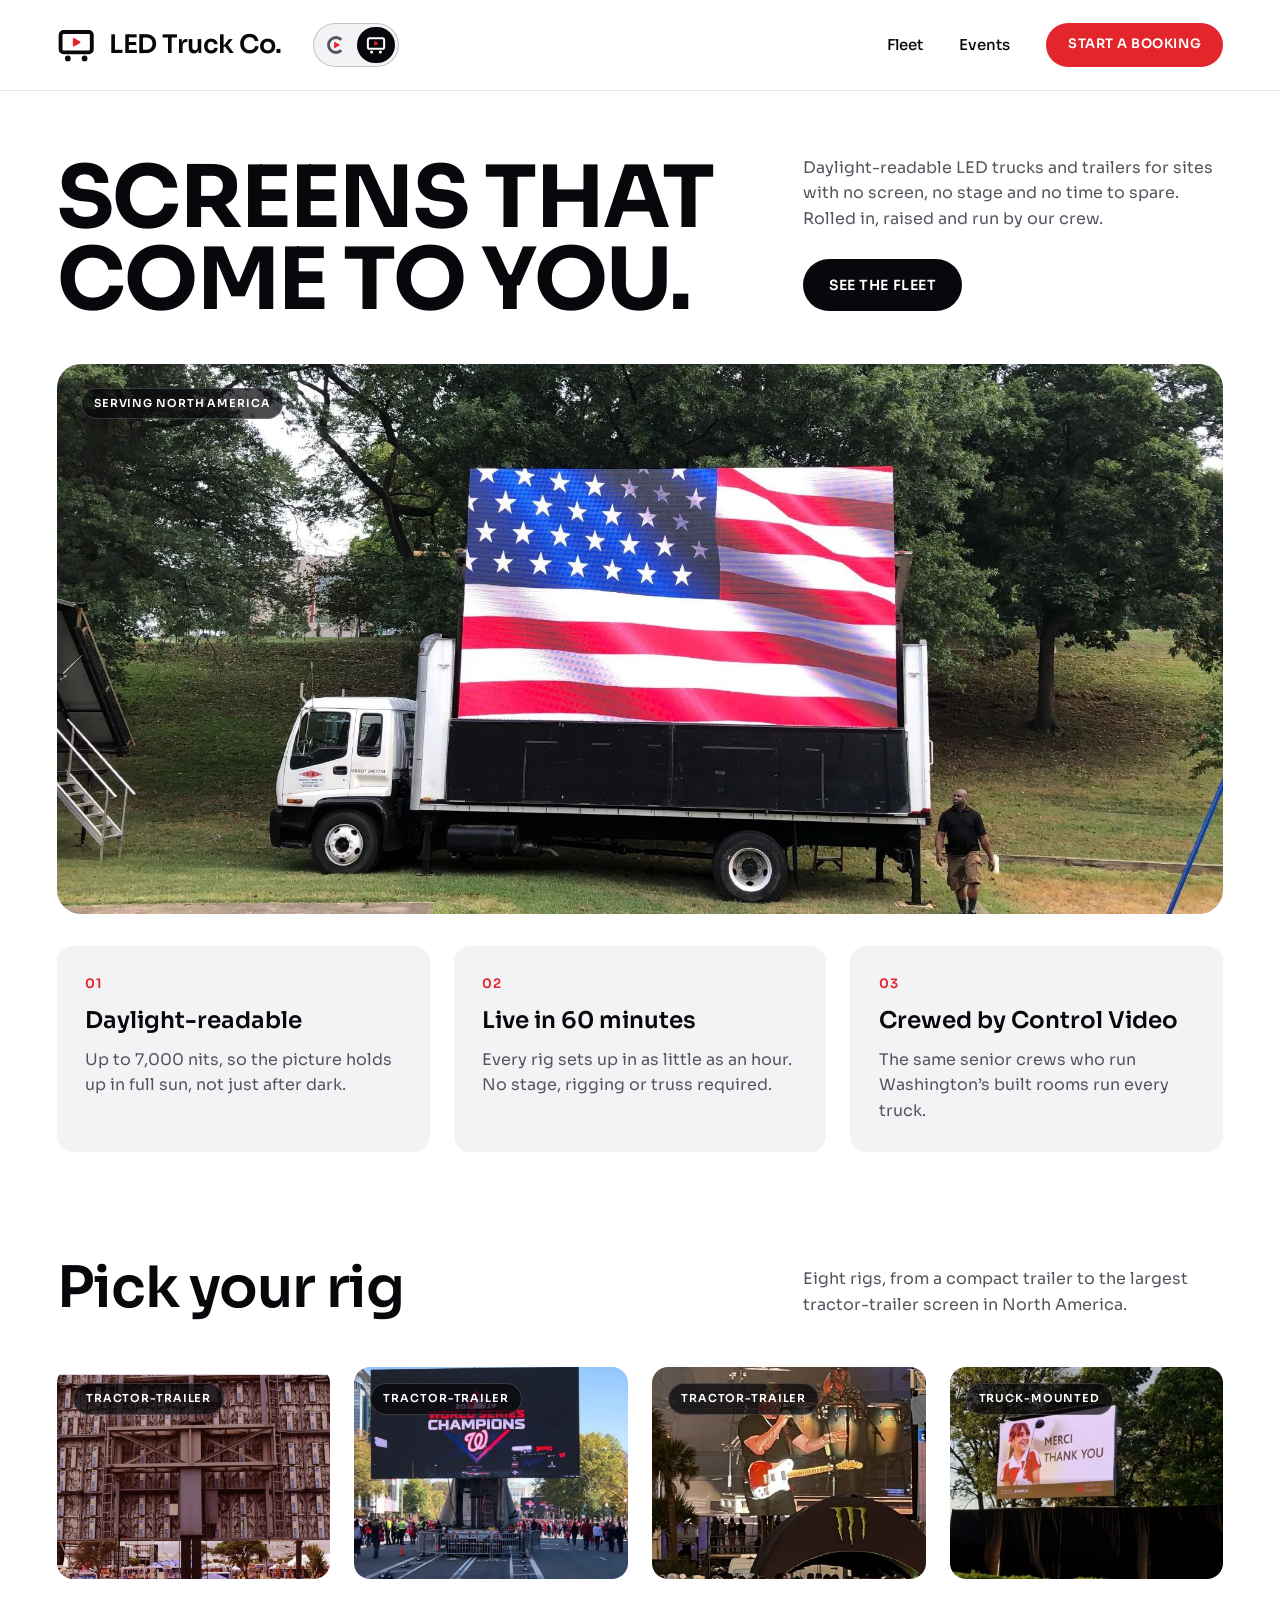
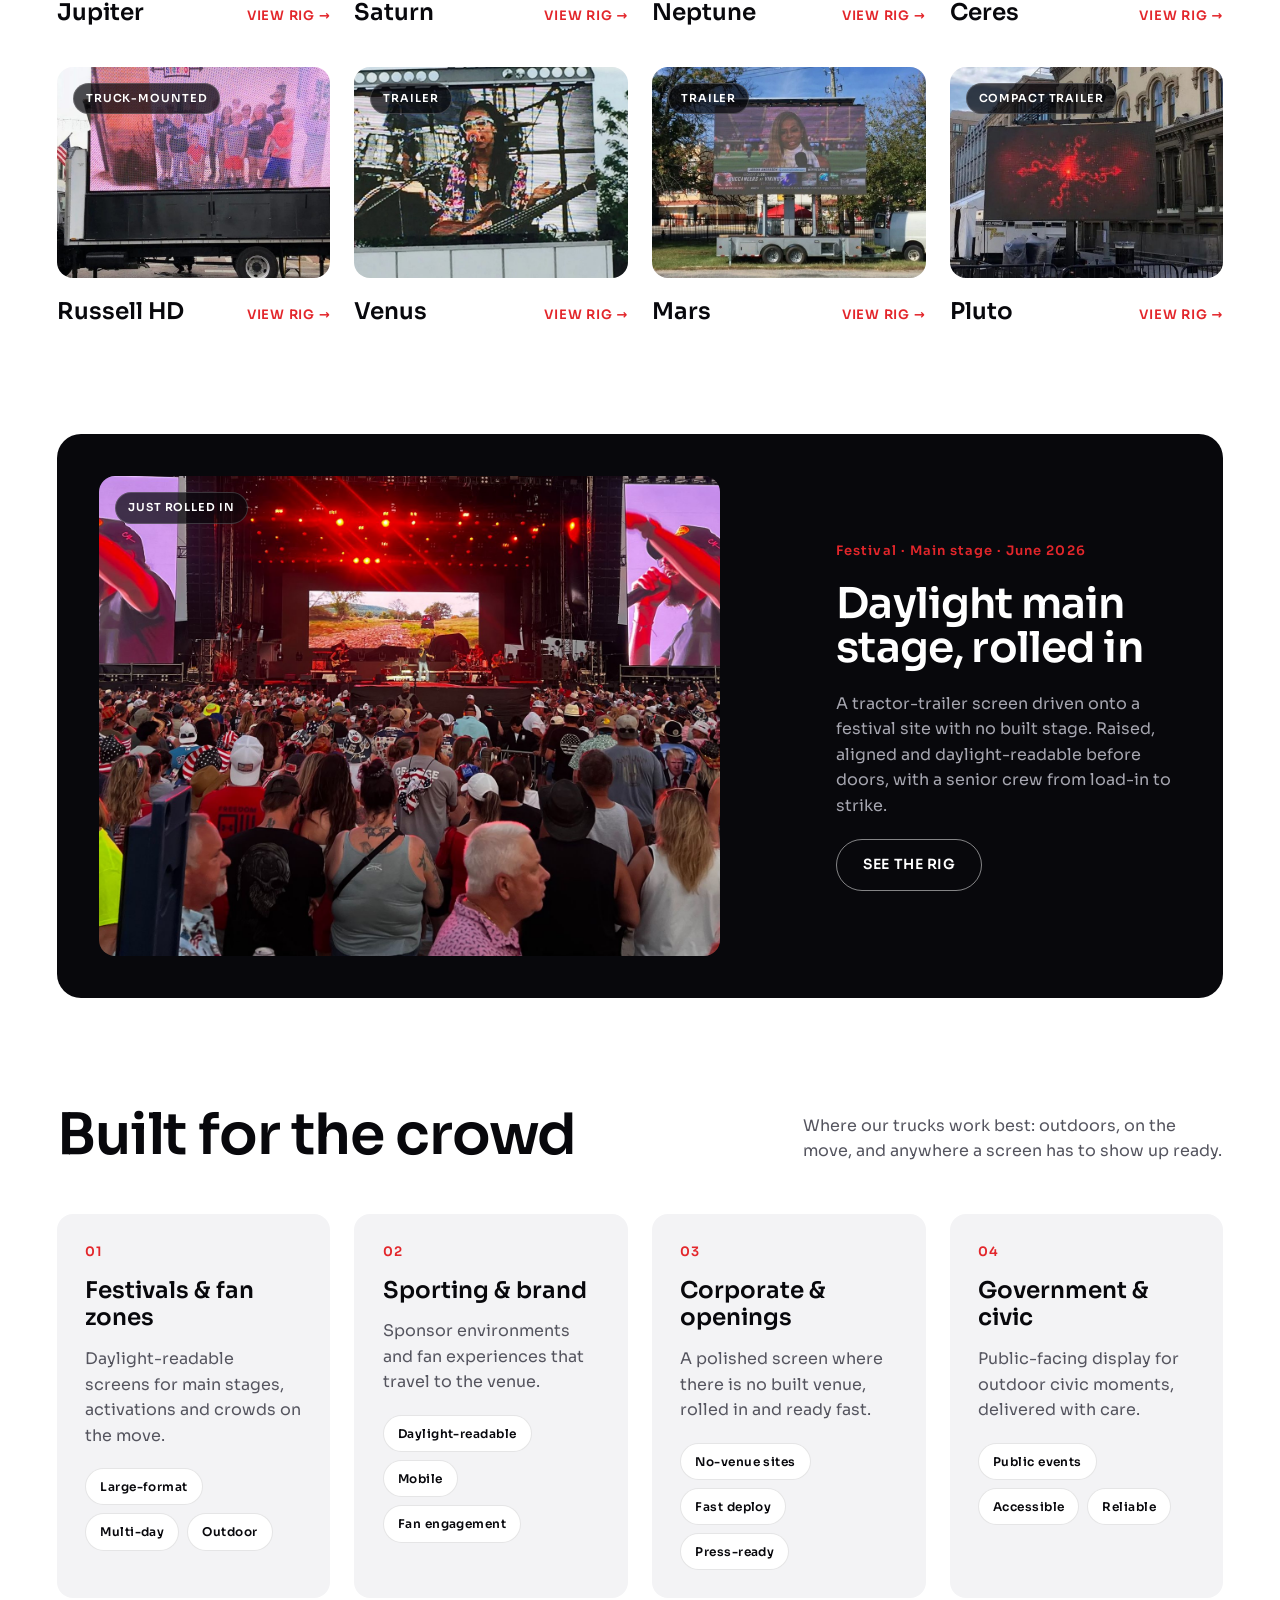
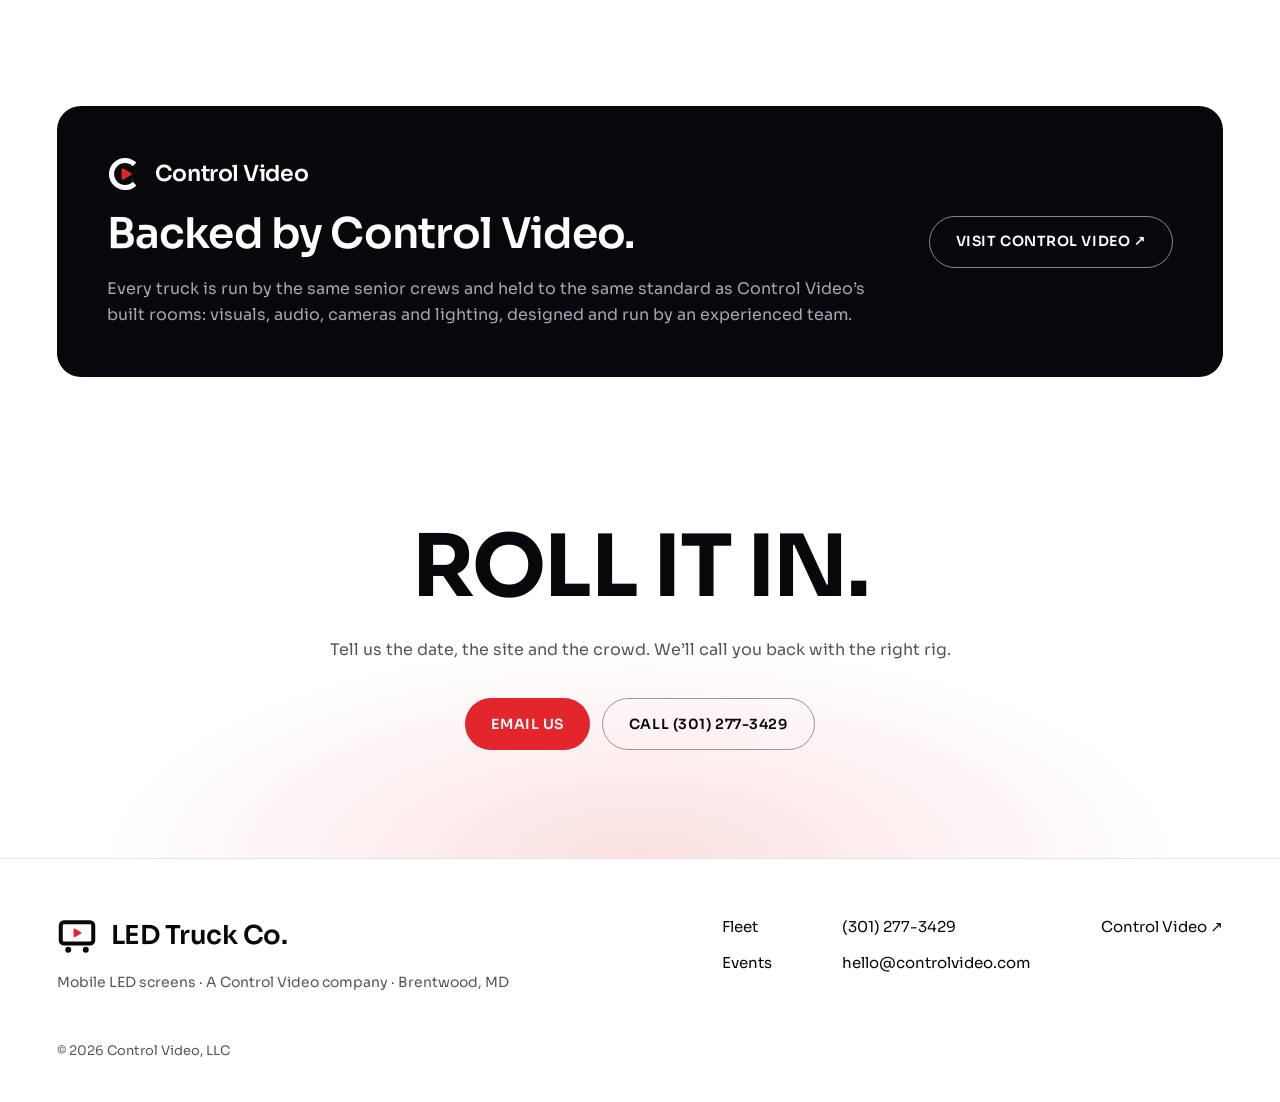
<file: led.html>
<!doctype html>
<html lang="en">
<head>
<meta charset="utf-8">
<meta name="viewport" content="width=device-width, initial-scale=1">
<meta name="robots" content="noindex, nofollow">
<title>LED Truck Co. — Home</title>
<meta name="description" content="Daylight-readable LED trucks and trailers for sites with no screen, no stage and no time to spare. Rolled in, raised and run by our crew.">
<link rel="preload" href="assets/sora-latin-wght-normal.woff2" as="font" type="font/woff2" crossorigin>
<link rel="stylesheet" href="assets/site.css">
<style>
/* LED home: lead image, rig cards, dark feature panels */
.lead-img img{object-position:center 55%}
.sec.tight-top{padding-top:32px}
.rig-media{aspect-ratio:31/24}
.rig-title{display:flex;justify-content:space-between;align-items:baseline;gap:12px}
.rig-title .link-arrow{color:var(--red);flex-shrink:0}
.grid.rigs{row-gap:40px}
.panel .chips{margin-top:6px}
.panel .chip{background:var(--bg);white-space:nowrap}
.events .panel{gap:14px}
.dark{--fg:#FFFFFF;--muted:#A6A6B0;--ghost:rgba(255,255,255,0.5);background:#08080C;color:#fff;border-radius:24px}
.feature{padding:clamp(20px, 3.3vw, 48px);display:grid;grid-template-columns:repeat(12, minmax(0, 1fr));gap:var(--gap);align-items:center}
.feature .media{grid-column:span 7;height:480px;margin:0}
.feature .body{grid-column:9 / span 4;display:flex;flex-direction:column;gap:20px}
.feature .btn{align-self:flex-start}
.backed .btn{flex-shrink:0}
.backed{padding:clamp(24px, 3.9vw, 56px);display:flex;justify-content:space-between;align-items:center;gap:clamp(28px, 4.45vw, 64px)}
.backed .body{display:flex;flex-direction:column;gap:20px;max-width:760px}
.backed .mini{display:flex;align-items:center;gap:12px;font-size:22px;font-weight:600;letter-spacing:-0.02em}
.backed .mini svg{width:36px;height:36px}
.sec.backed-sec{padding-bottom:40px}
.footer-brand p{font-size:14px}
@media (max-width:900px){
  .feature{grid-template-columns:1fr}
  .feature .media,.feature .body{grid-column:auto}
  .feature .media{height:auto;aspect-ratio:4/3}
  .backed{flex-direction:column;align-items:flex-start}
}
@media (max-width:600px){
  .feature .body{padding:4px 4px 8px}
  .backed .btn{white-space:normal;text-align:center}
}
</style>
</head>
<body class="light">
<a class="skip" href="#main">Skip to content</a>

<header class="site-header">
  <div class="wrap">
    <a class="brand" href="led.html" aria-label="LED Truck Company home" aria-current="page"><svg viewBox="0 0 32 32" aria-hidden="true"><rect x="3" y="5" width="26" height="17" rx="2.5" fill="none" stroke="currentColor" stroke-width="3.2"/><path d="M14.1 10.95 L18.6 13.5 L14.1 16.05 Z" fill="#E3262B" stroke="#E3262B" stroke-width="1.8" stroke-linejoin="round"/><circle cx="9" cy="27" r="2.4" fill="currentColor"/><circle cx="23" cy="27" r="2.4" fill="currentColor"/></svg><span>LED Truck Co.</span></a>
    <button class="menu-toggle" type="button" aria-expanded="false" aria-controls="site-nav" aria-label="Menu"><svg viewBox="0 0 20 20" aria-hidden="true"><path d="M2 5h16M2 10h16M2 15h16" stroke="currentColor" stroke-width="2" fill="none"/></svg></button>
    <nav class="nav" id="site-nav" aria-label="Main">
      <a href="led-fleet.html">Fleet</a>
      <a href="#events">Events</a>
      <a class="btn btn-sm btn-primary" href="mailto:hello@controlvideo.com?subject=LED%20truck%20booking">Start a booking</a>
    </nav>
  </div>
</header>

<main id="main">

<section>
  <div class="wrap intro">
    <h1 class="display sm">Screens that<br>come to you.</h1>
    <div class="side">
      <p class="lede">Daylight-readable LED trucks and trailers for sites with no screen, no stage and no time to spare. Rolled in, raised and run by our crew.</p>
      <div class="btn-row"><a class="btn btn-solid" href="led-fleet.html">See the fleet</a></div>
    </div>
  </div>
  <div class="wrap">
    <div class="media lead-img"><img src="assets/flagtruck.jpg" alt="LED truck showing an American flag in a park" fetchpriority="high"><span class="tag">Serving North America</span></div>
  </div>
</section>

<section class="sec tight-top">
  <div class="wrap">
    <div class="grid cols-3">
      <div class="panel"><div class="num">01</div><h3 class="h3">Daylight-readable</h3><p>Up to 7,000 nits, so the picture holds up in full sun, not just after dark.</p></div>
      <div class="panel"><div class="num">02</div><h3 class="h3">Live in 60 minutes</h3><p>Every rig sets up in as little as an hour. No stage, rigging or truss required.</p></div>
      <div class="panel"><div class="num">03</div><h3 class="h3">Crewed by Control Video</h3><p>The same senior crews who run Washington’s built rooms run every truck.</p></div>
    </div>
  </div>
</section>

<section class="sec flush-top">
  <div class="wrap">
    <div class="sec-head">
      <h2 class="title">Pick your rig</h2>
      <p>Eight rigs, from a compact trailer to the largest tractor-trailer screen in North America.</p>
    </div>
    <div class="grid cols-4 rigs">
      <a class="card" href="led-fleet.html"><div class="media rig-media"><img src="assets/rig_jupiter.jpg" alt="Rear of the Jupiter screen towering over a festival crowd" loading="lazy"><span class="tag">Tractor-trailer</span></div><div class="rig-title"><h3 class="h3">Jupiter</h3><span class="link-arrow">View rig →</span></div></a>
      <a class="card" href="led-fleet.html"><div class="media rig-media"><img src="assets/rig_saturn.jpg" alt="Saturn screen over a parade route showing a championship graphic" loading="lazy"><span class="tag">Tractor-trailer</span></div><div class="rig-title"><h3 class="h3">Saturn</h3><span class="link-arrow">View rig →</span></div></a>
      <a class="card" href="led-fleet.html"><div class="media rig-media"><img src="assets/rig_neptune.jpg" alt="Neptune screens flanking a festival main stage at dusk" loading="lazy"><span class="tag">Tractor-trailer</span></div><div class="rig-title"><h3 class="h3">Neptune</h3><span class="link-arrow">View rig →</span></div></a>
      <a class="card" href="led-fleet.html"><div class="media rig-media"><img src="assets/rig_ceres.jpg" alt="Ceres screen at sunrise on a lawn showing a thank-you message" loading="lazy"><span class="tag">Truck-mounted</span></div><div class="rig-title"><h3 class="h3">Ceres</h3><span class="link-arrow">View rig →</span></div></a>
      <a class="card" href="led-fleet.html"><div class="media rig-media"><img src="assets/rig_russell.jpg" alt="Russell HD truck screen on a main street showing a group photo" loading="lazy"><span class="tag">Truck-mounted</span></div><div class="rig-title"><h3 class="h3">Russell HD</h3><span class="link-arrow">View rig →</span></div></a>
      <a class="card" href="led-fleet.html"><div class="media rig-media"><img src="assets/rig_venus.jpg" alt="Venus screen above the trees showing a live concert close-up" loading="lazy"><span class="tag">Trailer</span></div><div class="rig-title"><h3 class="h3">Venus</h3><span class="link-arrow">View rig →</span></div></a>
      <a class="card" href="led-fleet.html"><div class="media rig-media"><img src="assets/rig_mars.jpg" alt="Mars trailer screen in a park showing a football broadcast" loading="lazy"><span class="tag">Trailer</span></div><div class="rig-title"><h3 class="h3">Mars</h3><span class="link-arrow">View rig →</span></div></a>
      <a class="card" href="led-fleet.html"><div class="media rig-media"><img src="assets/rig_pluto.jpg" alt="Pluto compact screen on a city street beside an event tent" loading="lazy"><span class="tag">Compact trailer</span></div><div class="rig-title"><h3 class="h3">Pluto</h3><span class="link-arrow">View rig →</span></div></a>
    </div>
  </div>
</section>

<section class="sec flush-top">
  <div class="wrap">
    <div class="dark feature">
      <div class="media"><img src="assets/festcrowd.jpg" alt="Festival crowd facing a main stage flanked by two LED screens" loading="lazy"><span class="tag">Just rolled in</span></div>
      <div class="body">
        <div class="num">Festival · Main stage · June 2026</div>
        <h2 class="subtitle">Daylight main stage, rolled in</h2>
        <p class="muted">A tractor-trailer screen driven onto a festival site with no built stage. Raised, aligned and daylight-readable before doors, with a senior crew from load-in to strike.</p>
        <a class="btn btn-ghost" href="led-fleet.html">See the rig</a>
      </div>
    </div>
  </div>
</section>

<section class="sec flush-top events" id="events">
  <div class="wrap">
    <div class="sec-head">
      <h2 class="title">Built for the crowd</h2>
      <p>Where our trucks work best: outdoors, on the move, and anywhere a screen has to show up ready.</p>
    </div>
    <div class="grid cols-4">
      <div class="panel"><div class="num">01</div><h3 class="h3">Festivals &amp; fan zones</h3><p>Daylight-readable screens for main stages, activations and crowds on the move.</p><div class="chips"><span class="chip">Large-format</span><span class="chip">Multi-day</span><span class="chip">Outdoor</span></div></div>
      <div class="panel"><div class="num">02</div><h3 class="h3">Sporting &amp; brand</h3><p>Sponsor environments and fan experiences that travel to the venue.</p><div class="chips"><span class="chip">Daylight-readable</span><span class="chip">Mobile</span><span class="chip">Fan engagement</span></div></div>
      <div class="panel"><div class="num">03</div><h3 class="h3">Corporate &amp; openings</h3><p>A polished screen where there is no built venue, rolled in and ready fast.</p><div class="chips"><span class="chip">No-venue sites</span><span class="chip">Fast deploy</span><span class="chip">Press-ready</span></div></div>
      <div class="panel"><div class="num">04</div><h3 class="h3">Government &amp; civic</h3><p>Public-facing display for outdoor civic moments, delivered with care.</p><div class="chips"><span class="chip">Public events</span><span class="chip">Accessible</span><span class="chip">Reliable</span></div></div>
    </div>
  </div>
</section>

<section class="sec flush-top backed-sec">
  <div class="wrap">
    <div class="dark backed">
      <div class="body">
        <div class="mini"><svg viewBox="0 0 32 32" aria-hidden="true"><path d="M24.5 7.5 A12 12 0 1 0 24.5 24.5" fill="none" stroke="currentColor" stroke-width="4.6"/><path d="M14.1 12.1 L20.8 16 L14.1 19.9 Z" fill="#E3262B" stroke="#E3262B" stroke-width="2.2" stroke-linejoin="round"/></svg><span>Control Video</span></div>
        <h2 class="subtitle">Backed by Control Video.</h2>
        <p class="muted">Every truck is run by the same senior crews and held to the same standard as Control Video’s built rooms: visuals, audio, cameras and lighting, designed and run by an experienced team.</p>
      </div>
      <a class="btn btn-ghost" href="home.html">Visit Control Video ↗</a>
    </div>
  </div>
</section>

<section class="cta">
  <div class="wrap">
    <h2>Roll it in.</h2>
    <p class="lede">Tell us the date, the site and the crowd. We’ll call you back with the right rig.</p>
    <div class="btn-row">
      <a class="btn btn-primary" href="mailto:hello@controlvideo.com?subject=LED%20truck%20booking">Email us</a>
      <a class="btn btn-ghost" href="tel:+13012773429">Call (301) 277-3429</a>
    </div>
  </div>
</section>

</main>

<footer class="site-footer">
  <div class="wrap">
    <div class="footer-top">
      <div class="footer-brand">
        <div class="brand"><svg viewBox="0 0 32 32" aria-hidden="true"><rect x="3" y="5" width="26" height="17" rx="2.5" fill="none" stroke="currentColor" stroke-width="3.2"/><path d="M14.1 10.95 L18.6 13.5 L14.1 16.05 Z" fill="#E3262B" stroke="#E3262B" stroke-width="1.8" stroke-linejoin="round"/><circle cx="9" cy="27" r="2.4" fill="currentColor"/><circle cx="23" cy="27" r="2.4" fill="currentColor"/></svg><span>LED Truck Co.</span></div>
        <p class="muted">Mobile LED screens · A Control Video company · Brentwood, MD</p>
      </div>
      <nav class="footer-links" aria-label="Footer">
        <div><a href="led-fleet.html">Fleet</a><a href="#events">Events</a></div>
        <div><a href="tel:+13012773429">(301) 277-3429</a><a href="mailto:hello@controlvideo.com">hello@controlvideo.com</a></div>
        <div><a href="home.html">Control Video ↗</a></div>
      </nav>
    </div>
    <p class="fine">© 2026 Control Video, LLC</p>
  </div>
</footer>

<script src="assets/bot-script.js" defer></script>
<script src="assets/site.js" defer></script>
</body>
</html>
</file>
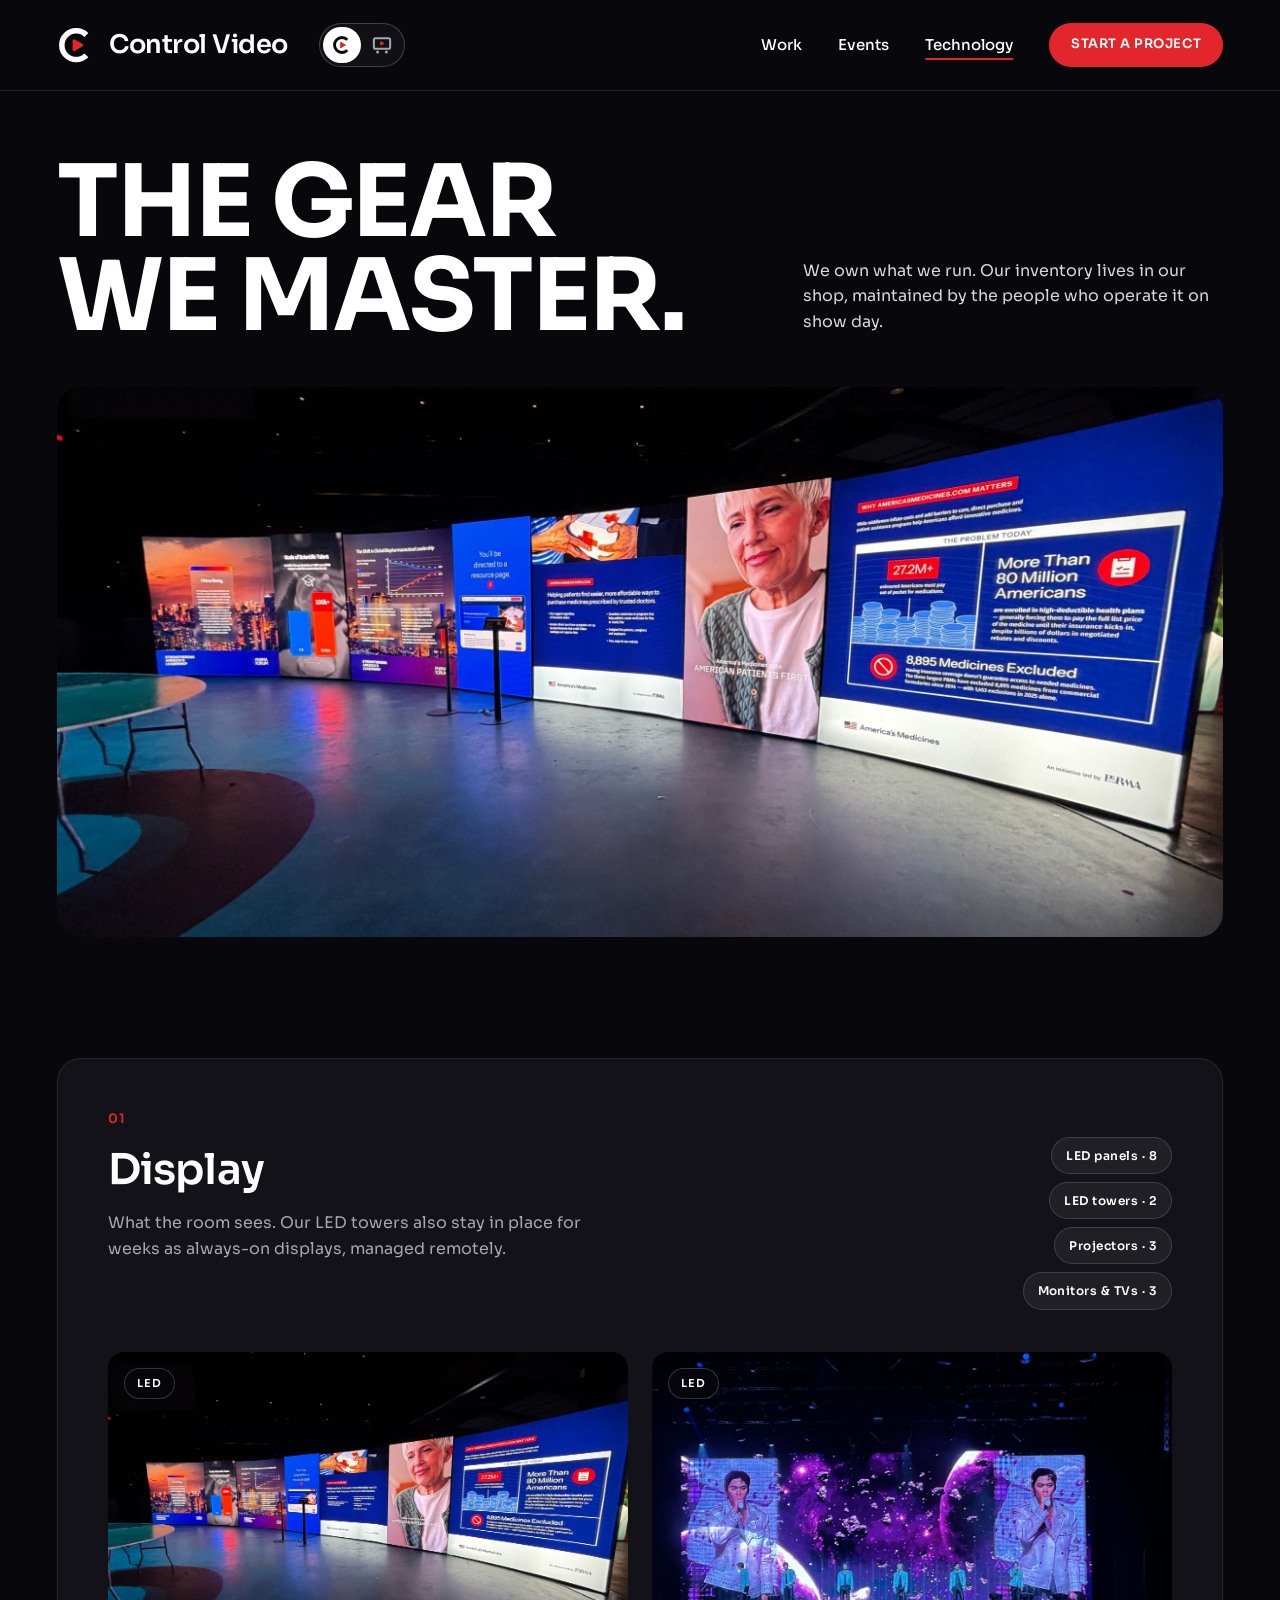
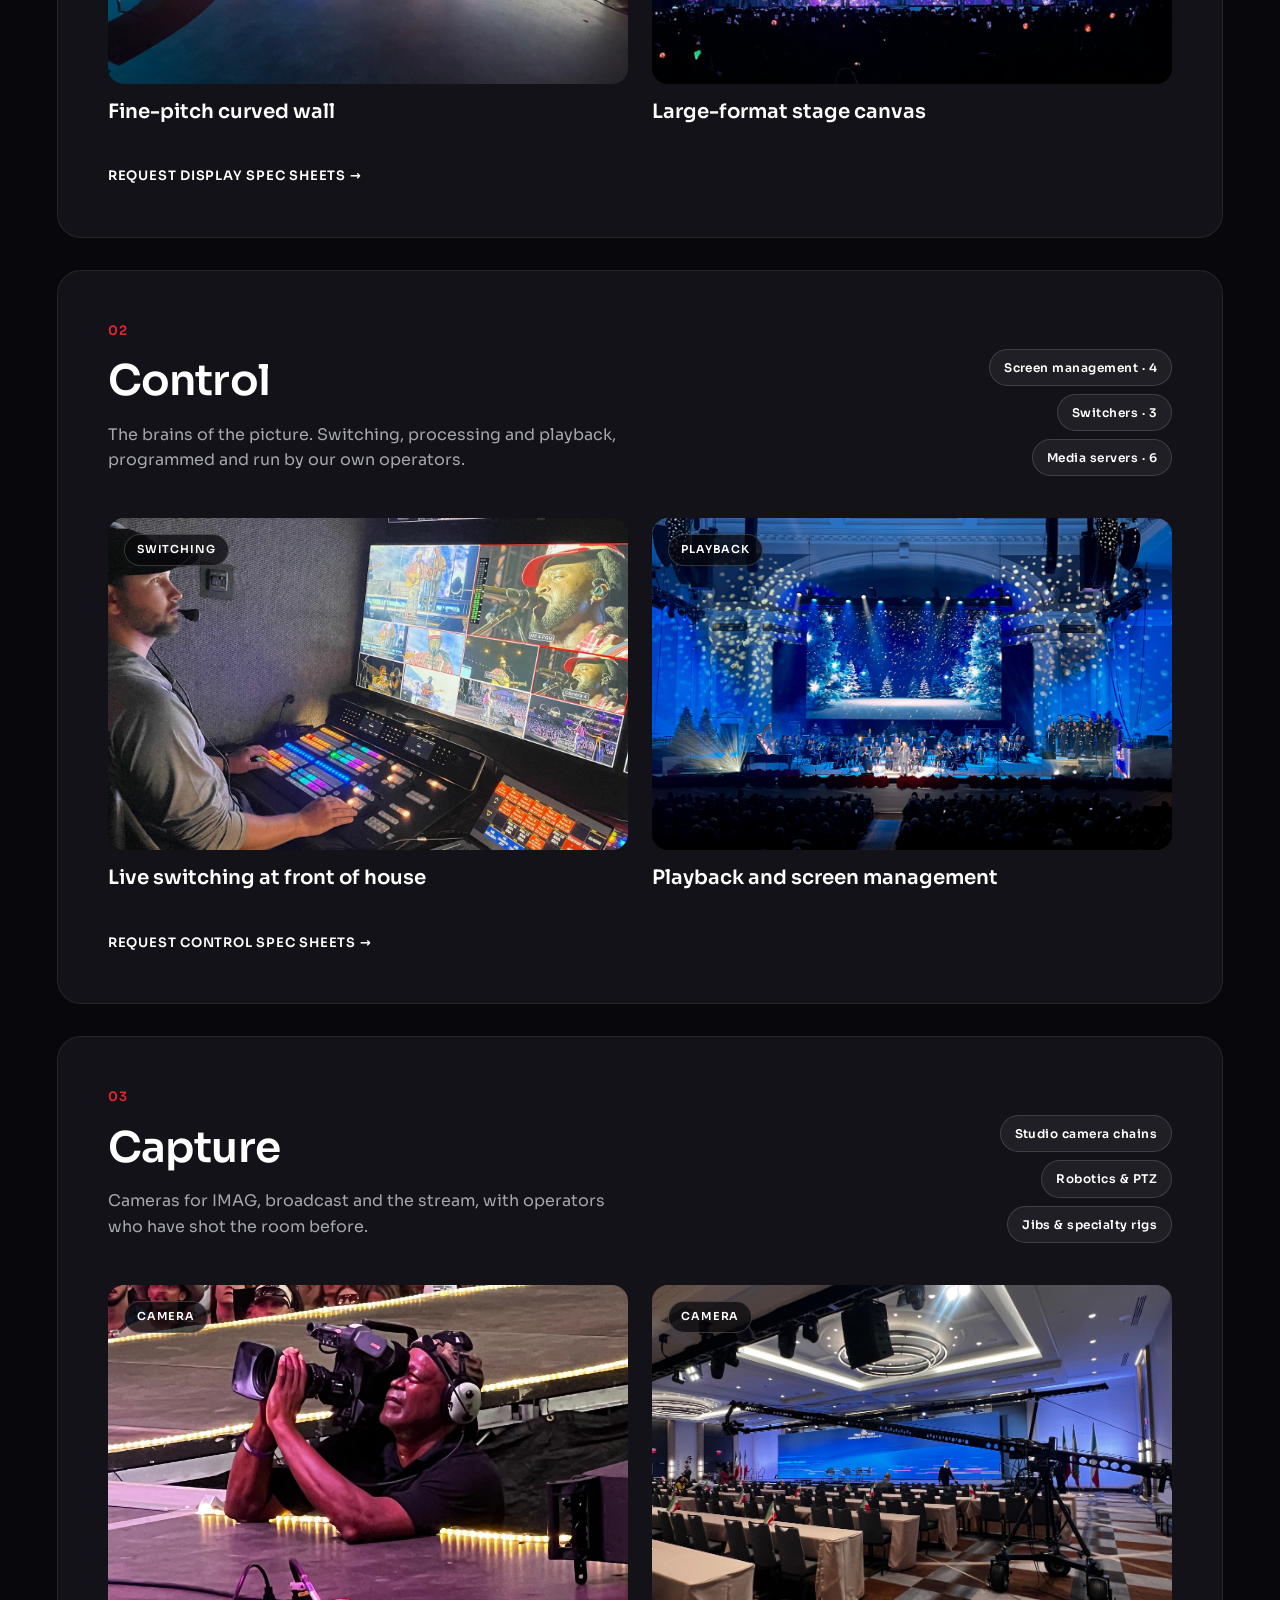
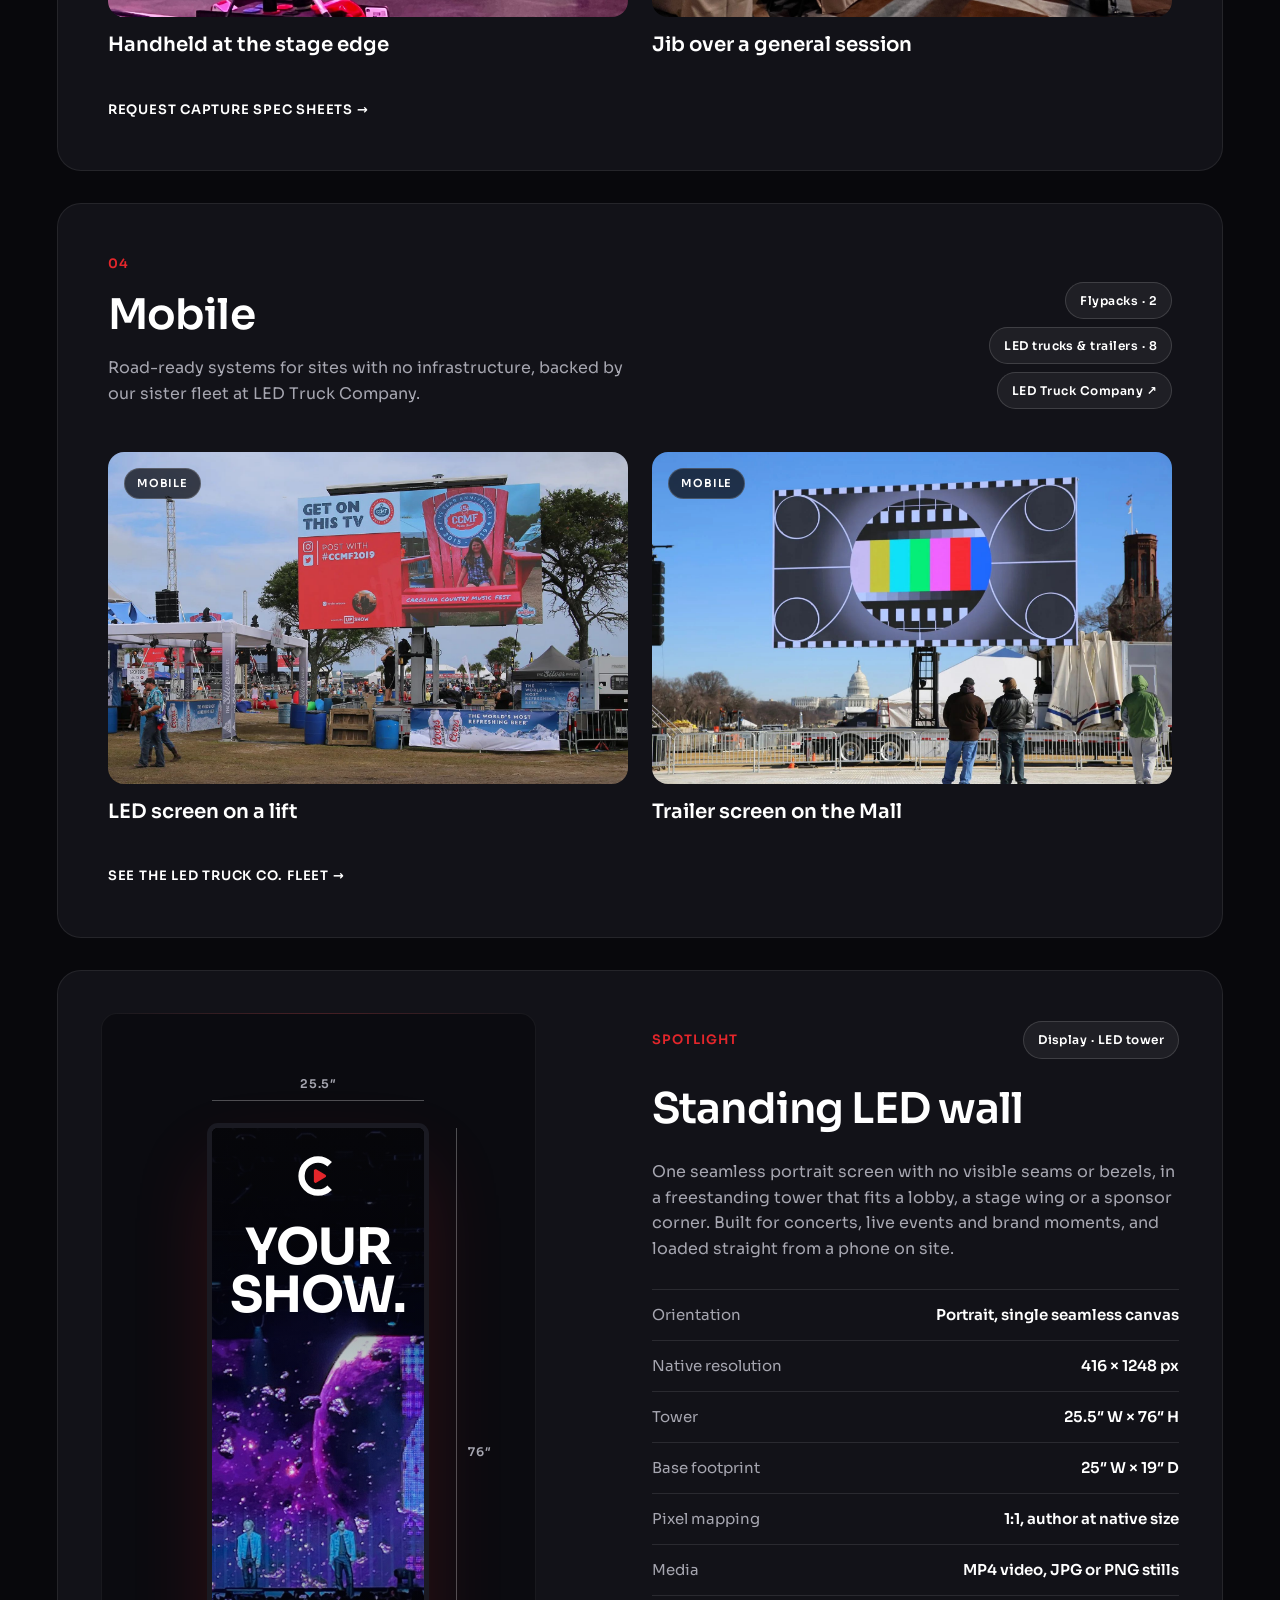
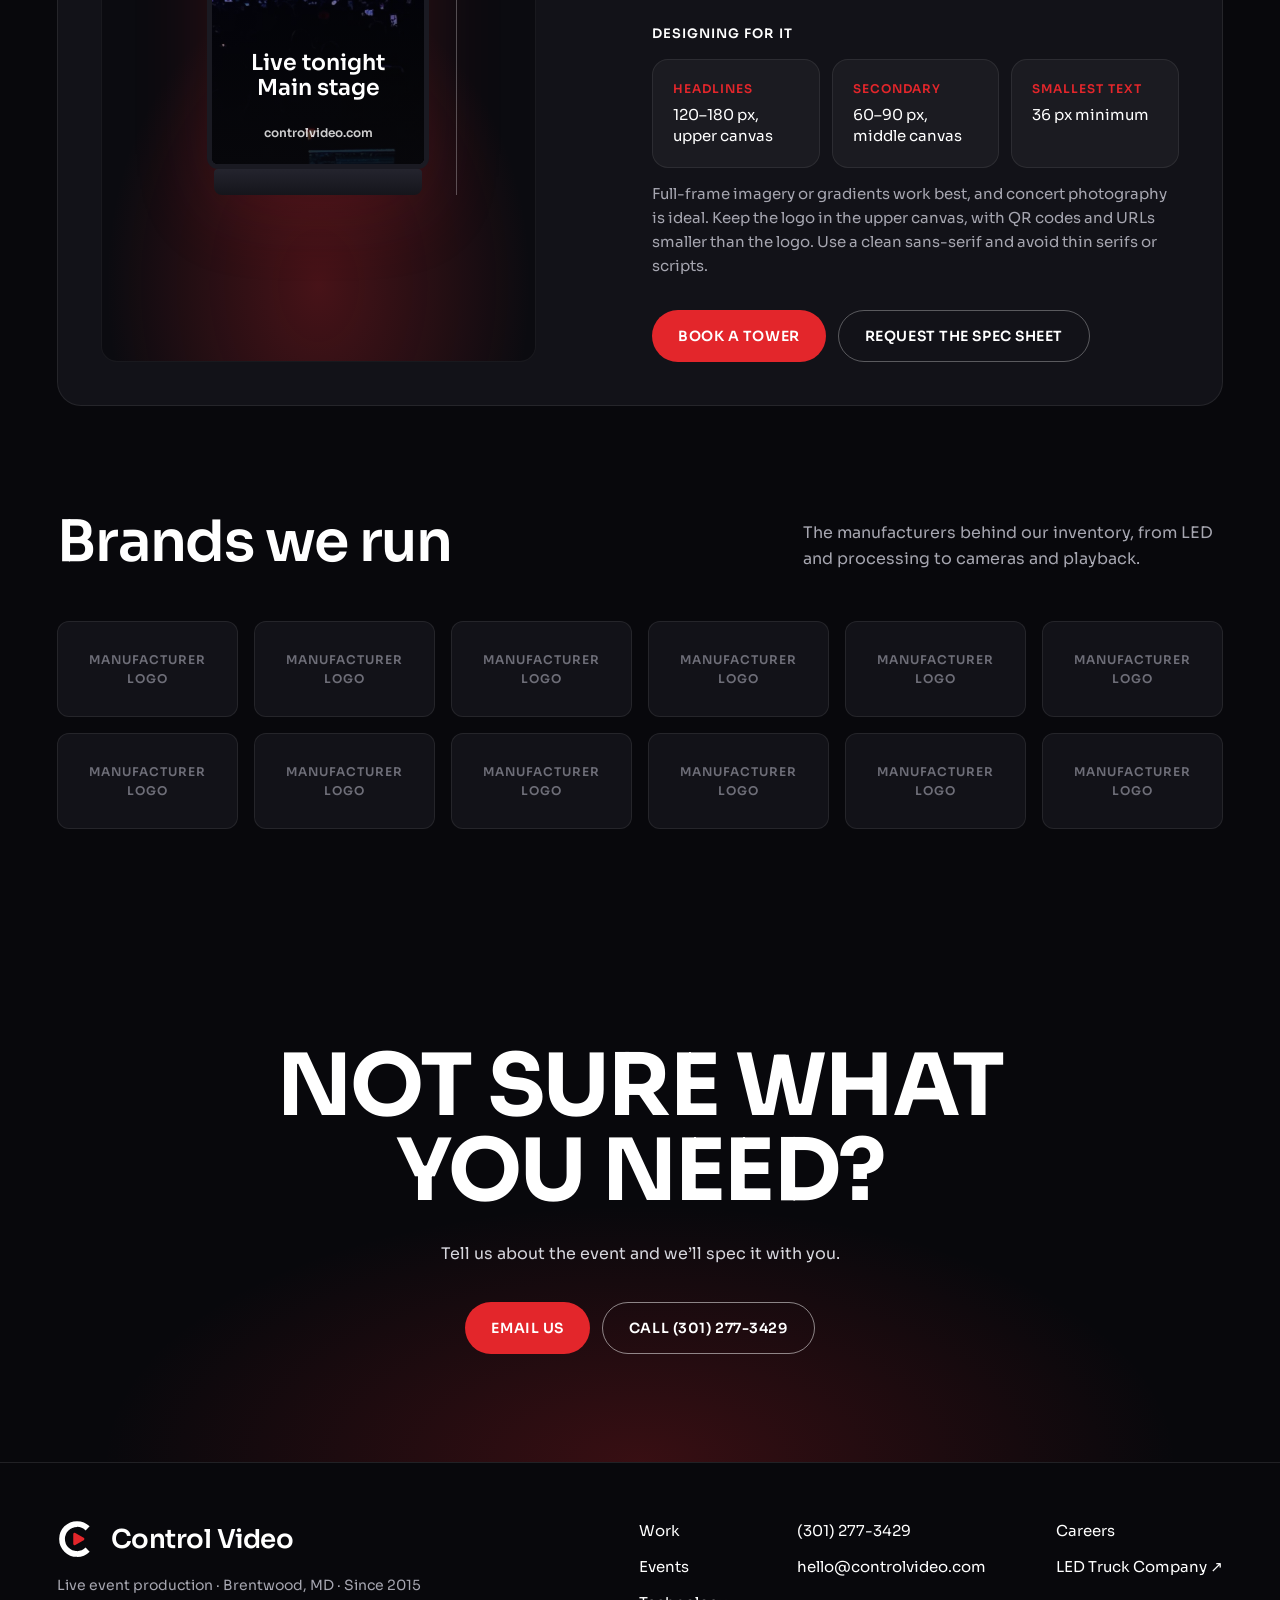
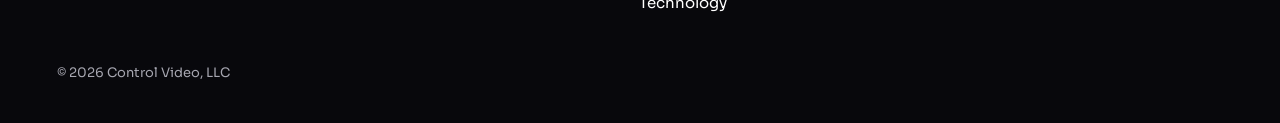
<file: technology.html>
<!doctype html>
<html lang="en">
<head>
<meta charset="utf-8">
<meta name="viewport" content="width=device-width, initial-scale=1">
<meta name="robots" content="noindex, nofollow">
<title>Control Video — Technology</title>
<meta name="description" content="We own what we run. LED walls and towers, switching and playback, camera chains and mobile LED, maintained by the people who operate it on show day.">
<link rel="preload" href="assets/sora-latin-wght-normal.woff2" as="font" type="font/woff2" crossorigin>
<link rel="stylesheet" href="assets/site.css">
<style>
/* Technology page: equipment panels, standing LED wall spotlight, brand grid */
.tech-list{padding-top:clamp(40px, 4.45vw, 64px)}
.tech-list>.wrap{gap:32px}
.tech{padding:clamp(20px, 3.35vw, 48px);border-radius:24px;gap:clamp(28px, 2.8vw, 40px);scroll-margin-top:24px}
.tech-head{display:grid;grid-template-columns:repeat(12, minmax(0, 1fr));gap:24px;align-items:start}
.tech-head .intro-col{grid-column:span 6;display:flex;flex-direction:column;gap:18px}
.tech-head .chips{grid-column:9 / span 4;flex-direction:column;align-items:flex-end;padding-top:28px}
.tech .chip,.spot .chip{background:rgba(255,255,255,0.06);border-color:rgba(255,255,255,0.14)}
.tech-cards{gap:24px}
.tech-cards .card{gap:16px}
.tech-cards .media{aspect-ratio:47/30;margin-bottom:0}
.tech-cards .h3{font-size:clamp(19px, 1.55vw, 22px);line-height:1.25}
.tech .link-arrow,.spot .link-arrow{align-self:flex-start;min-height:44px;display:inline-flex;align-items:center}
.tech>.link-arrow{margin-block:-12px}

/* Spotlight */
.spot{padding:clamp(20px, 3.35vw, 48px);border-radius:24px;display:grid;grid-template-columns:repeat(12, minmax(0, 1fr));gap:24px;align-items:stretch}
.stage{grid-column:span 5;position:relative;min-height:780px;border-radius:16px;overflow:hidden;background:radial-gradient(ellipse 70% 45% at 50% 92%, rgba(227,38,43,0.28) 0%, rgba(8,8,12,0) 70%), #0B0B10;border:1px solid rgba(255,255,255,0.06)}
.rig{position:absolute;left:50%;top:64px;width:360px;height:717px;transform:translateX(-50%);transform-origin:top center}
.rig .dim{position:absolute;font-size:12px;font-weight:600;letter-spacing:0.06em;color:var(--muted);white-space:nowrap;line-height:1}
.rig .dim-w{top:0;left:0;right:0;text-align:center}
.rig .dim-h{left:330px;top:368px}
.rig .line-w{position:absolute;left:74px;top:22px;width:212px;height:1px;background:rgba(255,255,255,0.28)}
.rig .line-h{position:absolute;left:318px;top:50px;width:1px;height:667px;background:rgba(255,255,255,0.28)}
.rig .screen{position:absolute;left:74px;top:50px;width:212px;height:636px;border-radius:6px;overflow:hidden;background:#000;box-shadow:0 0 0 5px #1A1A22, 0 40px 80px rgba(227,38,43,0.18);color:#fff}
.rig .screen img{width:100%;height:100%;object-fit:cover;object-position:58% center}
.rig .screen .veil{position:absolute;inset:0;background:linear-gradient(180deg, rgba(8,8,12,0.78) 0%, rgba(8,8,12,0.15) 42%, rgba(8,8,12,0.1) 62%, rgba(8,8,12,0.85) 100%)}
.rig .logo{position:absolute;top:26px;left:0;right:0;display:flex;justify-content:center}
.rig .logo svg{width:44px;height:44px}
.rig .big{position:absolute;top:96px;left:18px;right:18px;font-size:50px;line-height:0.95;font-weight:700;letter-spacing:-0.02em;text-transform:uppercase;text-align:center}
.rig .sub{position:absolute;bottom:64px;left:18px;right:18px;font-size:22px;line-height:1.15;font-weight:600;text-align:center}
.rig .url{position:absolute;bottom:24px;left:0;right:0;font-size:12px;font-weight:600;text-align:center;color:rgba(255,255,255,0.8);line-height:1.2}
.rig .base{position:absolute;left:76px;top:691px;width:208px;height:26px;border-radius:4px 4px 8px 8px;background:linear-gradient(180deg, #24242E, #15151B)}
.spot-body{grid-column:7 / span 6;display:flex;flex-direction:column;gap:28px;padding-top:8px}
.spot-top{display:flex;justify-content:space-between;align-items:center;gap:16px;flex-wrap:wrap}
.spot-body>p{color:var(--muted)}
.spec-rows{margin:0;border-top:1px solid var(--line);font-size:15px}
.spec-rows div{padding:13px 0;border-bottom:1px solid var(--line);display:flex;justify-content:space-between;gap:24px}
.spec-rows dt{color:var(--muted)}
.spec-rows dd{margin:0;font-weight:600;text-align:right}
.design{display:flex;flex-direction:column;gap:14px}
.design h3{font-size:13px;font-weight:600;letter-spacing:0.08em;text-transform:uppercase}
.tips{gap:12px}
.tip{padding:20px;background:var(--chip);border:1px solid var(--card-line);border-radius:16px;display:flex;flex-direction:column;gap:6px;font-size:15px;line-height:1.45}
.tip .eyebrow{letter-spacing:0.08em}
.design>p{font-size:15px;color:var(--muted)}
.spot .btn-row{margin-top:4px}
.spot .btn-ghost{border-color:rgba(255,255,255,0.3)}

/* Brands */
.logos{display:grid;grid-template-columns:repeat(6, minmax(0, 1fr));gap:16px}
.logos div{height:96px;border-radius:12px;background:var(--panel);border:1px solid var(--card-line);display:flex;align-items:center;justify-content:center;text-align:center;padding:0 12px;font-size:12px;font-weight:600;letter-spacing:0.08em;text-transform:uppercase;color:#6E6E78}

@media (max-width:1100px){
  .rig{transform:translateX(-50%) scale(.8)}
  .stage{min-height:680px}
}
@media (max-width:900px){
  .tech-head{grid-template-columns:1fr;gap:20px}
  .tech-head .intro-col{grid-column:auto}
  .tech-head .chips{grid-column:auto;flex-direction:row;align-items:flex-start;padding-top:0}
  .spot{grid-template-columns:1fr;gap:32px}
  .stage,.spot-body{grid-column:auto}
  .logos{grid-template-columns:repeat(3, minmax(0, 1fr))}
}
@media (max-width:600px){
  .spec-rows div{flex-direction:column;gap:2px}
  .spec-rows dd{text-align:left}
  .spot .btn-row .btn{white-space:normal;height:auto;min-height:52px;padding-block:12px;text-align:center}
  .logos{grid-template-columns:repeat(2, minmax(0, 1fr));gap:12px}
}
@media (max-width:360px){
  .rig{transform:translateX(-50%) scale(.68)}
  .stage{min-height:600px}
}
</style>
</head>
<body>
<a class="skip" href="#main">Skip to content</a>

<header class="site-header">
  <div class="wrap">
    <a class="brand" href="home.html" aria-label="Control Video home"><svg viewBox="0 0 32 32" aria-hidden="true"><path d="M24.5 7.5 A12 12 0 1 0 24.5 24.5" fill="none" stroke="currentColor" stroke-width="4.6"/><path d="M14.1 12.1 L20.8 16 L14.1 19.9 Z" fill="#E3262B" stroke="#E3262B" stroke-width="2.2" stroke-linejoin="round"/></svg><span>Control Video</span></a>
    <button class="menu-toggle" type="button" aria-expanded="false" aria-controls="site-nav" aria-label="Menu"><svg viewBox="0 0 20 20" aria-hidden="true"><path d="M2 5h16M2 10h16M2 15h16" stroke="currentColor" stroke-width="2" fill="none"/></svg></button>
    <nav class="nav" id="site-nav" aria-label="Main">
      <a href="work.html">Work</a>
      <a href="events.html">Events</a>
      <a href="technology.html" aria-current="page">Technology</a>
      <a class="btn btn-sm btn-primary" href="mailto:hello@controlvideo.com">Start a project</a>
    </nav>
  </div>
</header>

<main id="main">

<section class="lead-section">
  <div class="wrap intro">
    <h1 class="display">The gear<br>we master.</h1>
    <div class="side">
      <p class="lede">We own what we run. Our inventory lives in our shop, maintained by the people who operate it on show day.</p>
    </div>
  </div>
  <div class="wrap">
    <div class="media lead-img"><img src="assets/ledwall.jpg" alt="Curved LED wall in a studio space" fetchpriority="high"></div>
  </div>
</section>

<div class="sec tech-list">
  <div class="wrap">

    <section class="panel lg bordered tech" id="display" aria-labelledby="display-title">
      <div class="tech-head">
        <div class="intro-col">
          <div class="num">01</div>
          <h2 class="subtitle" id="display-title">Display</h2>
          <p>What the room sees. Our LED towers also stay in place for weeks as always-on displays, managed remotely.</p>
        </div>
        <div class="chips"><span class="chip">LED panels · 8</span><span class="chip">LED towers · 2</span><span class="chip">Projectors · 3</span><span class="chip">Monitors &amp; TVs · 3</span></div>
      </div>
      <div class="grid cols-2 tech-cards">
        <a class="card" href="work.html"><div class="media"><img src="assets/ledwall.jpg" alt="Curved LED wall with presentation content" loading="lazy"><span class="tag">LED</span></div><h3 class="h3">Fine-pitch curved wall</h3></a>
        <a class="card" href="work.html"><div class="media"><img src="assets/concert.jpg" alt="Arena concert with IMAG screens and a full LED backdrop" loading="lazy"><span class="tag">LED</span></div><h3 class="h3">Large-format stage canvas</h3></a>
      </div>
      <a class="link-arrow" href="mailto:hello@controlvideo.com?subject=Spec%20sheets">Request Display spec sheets →</a>
    </section>

    <section class="panel lg bordered tech" id="control" aria-labelledby="control-title">
      <div class="tech-head">
        <div class="intro-col">
          <div class="num">02</div>
          <h2 class="subtitle" id="control-title">Control</h2>
          <p>The brains of the picture. Switching, processing and playback, programmed and run by our own operators.</p>
        </div>
        <div class="chips"><span class="chip">Screen management · 4</span><span class="chip">Switchers · 3</span><span class="chip">Media servers · 6</span></div>
      </div>
      <div class="grid cols-2 tech-cards">
        <a class="card" href="work.html"><div class="media"><img src="assets/operator.jpg" alt="Technical director on headset at a video switcher and multiviewer" loading="lazy"><span class="tag">Switching</span></div><h3 class="h3">Live switching at front of house</h3></a>
        <a class="card" href="work.html"><div class="media"><img src="assets/hero_hall.jpg" alt="Grand hall stage with LED backdrop and lighting" loading="lazy"><span class="tag">Playback</span></div><h3 class="h3">Playback and screen management</h3></a>
      </div>
      <a class="link-arrow" href="mailto:hello@controlvideo.com?subject=Spec%20sheets">Request Control spec sheets →</a>
    </section>

    <section class="panel lg bordered tech" id="capture" aria-labelledby="capture-title">
      <div class="tech-head">
        <div class="intro-col">
          <div class="num">03</div>
          <h2 class="subtitle" id="capture-title">Capture</h2>
          <p>Cameras for IMAG, broadcast and the stream, with operators who have shot the room before.</p>
        </div>
        <div class="chips"><span class="chip">Studio camera chains</span><span class="chip">Robotics &amp; PTZ</span><span class="chip">Jibs &amp; specialty rigs</span></div>
      </div>
      <div class="grid cols-2 tech-cards">
        <a class="card" href="work.html"><div class="media"><img src="assets/cameraop_v.jpg" alt="Camera operator shooting from the stage edge in front of a packed crowd" loading="lazy"><span class="tag">Camera</span></div><h3 class="h3">Handheld at the stage edge</h3></a>
        <a class="card" href="work.html"><div class="media"><img src="assets/ballroom.jpg" alt="Ballroom with a camera jib over the room" loading="lazy"><span class="tag">Camera</span></div><h3 class="h3">Jib over a general session</h3></a>
      </div>
      <a class="link-arrow" href="mailto:hello@controlvideo.com?subject=Spec%20sheets">Request Capture spec sheets →</a>
    </section>

    <section class="panel lg bordered tech" id="mobile" aria-labelledby="mobile-title">
      <div class="tech-head">
        <div class="intro-col">
          <div class="num">04</div>
          <h2 class="subtitle" id="mobile-title">Mobile</h2>
          <p>Road-ready systems for sites with no infrastructure, backed by our sister fleet at LED Truck Company.</p>
        </div>
        <div class="chips"><span class="chip">Flypacks · 2</span><span class="chip">LED trucks &amp; trailers · 8</span><span class="chip">LED Truck Company ↗</span></div>
      </div>
      <div class="grid cols-2 tech-cards">
        <a class="card" href="work.html"><div class="media"><img src="assets/adscreen.jpg" alt="Elevated LED screen showing sponsor content at a fan zone" loading="lazy"><span class="tag">Mobile</span></div><h3 class="h3">LED screen on a lift</h3></a>
        <a class="card" href="work.html"><div class="media"><img src="assets/capitol.jpg" alt="Mobile LED screen on the National Mall" loading="lazy"><span class="tag">Mobile</span></div><h3 class="h3">Trailer screen on the Mall</h3></a>
      </div>
      <a class="link-arrow" href="led-fleet.html">See the LED Truck Co. fleet →</a>
    </section>

    <section class="panel bordered spot" id="standing-led-wall" aria-labelledby="spot-title">
      <div class="stage" role="img" aria-label="Standing LED wall: a portrait screen 25.5 inches wide and 76 inches tall on a low base, showing concert content with a logo at the top">
        <div class="rig">
          <div class="dim dim-w">25.5″</div>
          <div class="line-w"></div>
          <div class="screen">
            <img src="assets/concert.jpg" alt="" loading="lazy">
            <div class="veil"></div>
            <div class="logo"><svg viewBox="0 0 32 32" aria-hidden="true"><path d="M24.5 7.5 A12 12 0 1 0 24.5 24.5" fill="none" stroke="#FFFFFF" stroke-width="4.6"/><path d="M14.1 12.1 L20.8 16 L14.1 19.9 Z" fill="#E3262B" stroke="#E3262B" stroke-width="2.2" stroke-linejoin="round"/></svg></div>
            <div class="big">Your<br>show.</div>
            <div class="sub">Live tonight<br>Main stage</div>
            <div class="url">controlvideo.com</div>
          </div>
          <div class="base"></div>
          <div class="line-h"></div>
          <div class="dim dim-h">76″</div>
        </div>
      </div>
      <div class="spot-body">
        <div class="spot-top">
          <div class="num">SPOTLIGHT</div>
          <span class="chip">Display · LED tower</span>
        </div>
        <h2 class="subtitle" id="spot-title">Standing LED wall</h2>
        <p>One seamless portrait screen with no visible seams or bezels, in a freestanding tower that fits a lobby, a stage wing or a sponsor corner. Built for concerts, live events and brand moments, and loaded straight from a phone on site.</p>
        <dl class="spec-rows">
          <div><dt>Orientation</dt><dd>Portrait, single seamless canvas</dd></div>
          <div><dt>Native resolution</dt><dd>416 × 1248 px</dd></div>
          <div><dt>Tower</dt><dd>25.5″ W × 76″ H</dd></div>
          <div><dt>Base footprint</dt><dd>25″ W × 19″ D</dd></div>
          <div><dt>Pixel mapping</dt><dd>1:1, author at native size</dd></div>
          <div><dt>Media</dt><dd>MP4 video, JPG or PNG stills</dd></div>
        </dl>
        <div class="design">
          <h3>Designing for it</h3>
          <div class="grid cols-3 tips">
            <div class="tip"><span class="eyebrow">Headlines</span><span>120–180 px, upper canvas</span></div>
            <div class="tip"><span class="eyebrow">Secondary</span><span>60–90 px, middle canvas</span></div>
            <div class="tip"><span class="eyebrow">Smallest text</span><span>36 px minimum</span></div>
          </div>
          <p>Full-frame imagery or gradients work best, and concert photography is ideal. Keep the logo in the upper canvas, with QR codes and URLs smaller than the logo. Use a clean sans-serif and avoid thin serifs or scripts.</p>
        </div>
        <div class="btn-row">
          <a class="btn btn-primary" href="mailto:hello@controlvideo.com?subject=Standing%20LED%20wall%20booking">Book a tower</a>
          <a class="btn btn-ghost" href="mailto:hello@controlvideo.com?subject=Standing%20LED%20wall%20spec%20sheet">Request the spec sheet</a>
        </div>
      </div>
    </section>

  </div>
</div>

<section class="sec flush-top">
  <div class="wrap">
    <div class="sec-head">
      <h2 class="title">Brands we run</h2>
      <p>The manufacturers behind our inventory, from LED and processing to cameras and playback.</p>
    </div>
    <div class="logos">
      <div>Manufacturer logo</div><div>Manufacturer logo</div><div>Manufacturer logo</div><div>Manufacturer logo</div><div>Manufacturer logo</div><div>Manufacturer logo</div>
      <div>Manufacturer logo</div><div>Manufacturer logo</div><div>Manufacturer logo</div><div>Manufacturer logo</div><div>Manufacturer logo</div><div>Manufacturer logo</div>
    </div>
  </div>
</section>

<section class="cta">
  <div class="wrap">
    <h2>Not sure what<br>you need?</h2>
    <p class="lede">Tell us about the event and we’ll spec it with you.</p>
    <div class="btn-row">
      <a class="btn btn-primary" href="mailto:hello@controlvideo.com">Email us</a>
      <a class="btn btn-ghost" href="tel:+13012773429">Call (301) 277-3429</a>
    </div>
  </div>
</section>

</main>

<footer class="site-footer">
  <div class="wrap">
    <div class="footer-top">
      <div class="footer-brand">
        <a class="brand" href="home.html" aria-label="Control Video home"><svg viewBox="0 0 32 32" aria-hidden="true"><path d="M24.5 7.5 A12 12 0 1 0 24.5 24.5" fill="none" stroke="currentColor" stroke-width="4.6"/><path d="M14.1 12.1 L20.8 16 L14.1 19.9 Z" fill="#E3262B" stroke="#E3262B" stroke-width="2.2" stroke-linejoin="round"/></svg><span>Control Video</span></a>
        <p class="muted" style="font-size:14px">Live event production · Brentwood, MD · Since 2015</p>
      </div>
      <nav class="footer-links" aria-label="Footer">
        <div><a href="work.html">Work</a><a href="events.html">Events</a><a href="technology.html" aria-current="page">Technology</a></div>
        <div><a href="tel:+13012773429">(301) 277-3429</a><a href="mailto:hello@controlvideo.com">hello@controlvideo.com</a></div>
        <div><a href="mailto:hello@controlvideo.com?subject=Careers">Careers</a><a href="led.html">LED Truck Company ↗</a></div>
      </nav>
    </div>
    <p class="fine">© 2026 Control Video, LLC</p>
  </div>
</footer>

<script src="assets/bot-script.js" defer></script>
<script src="assets/site.js" defer></script>
</body>
</html>
</file>
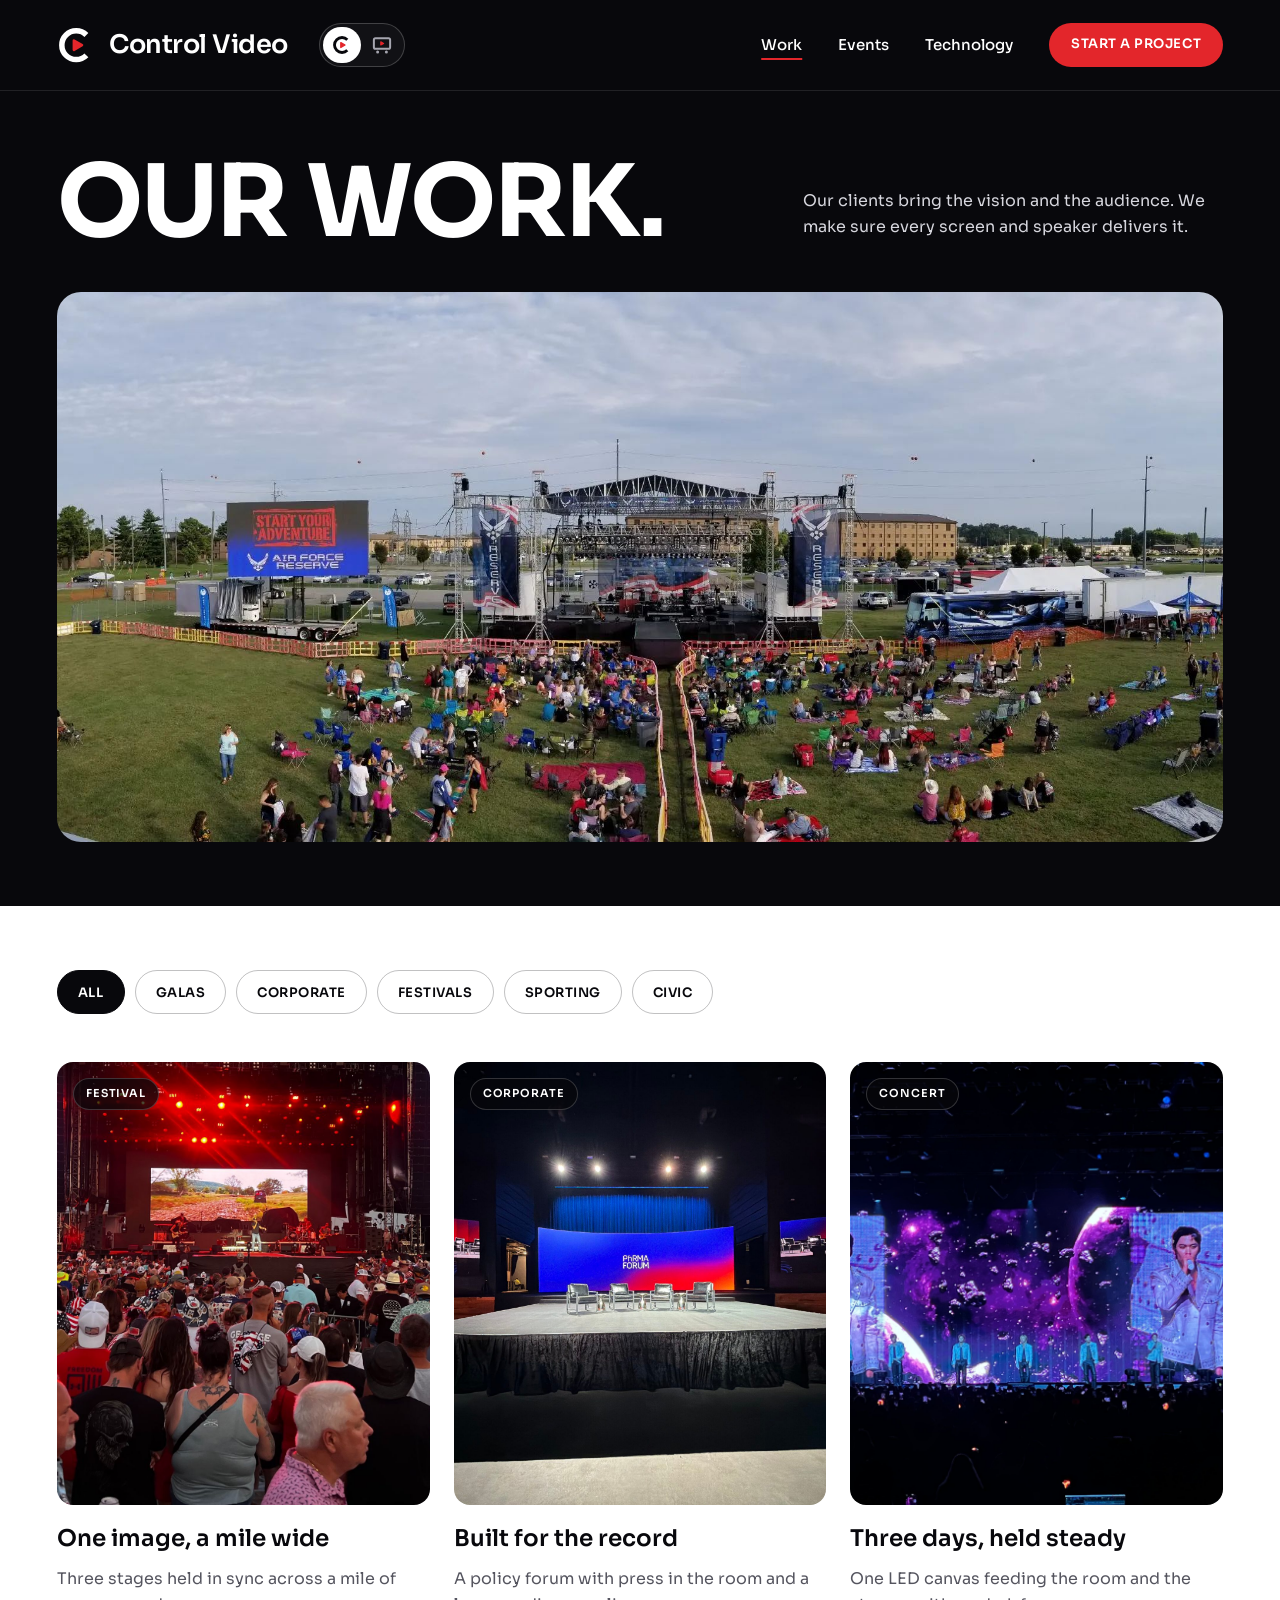
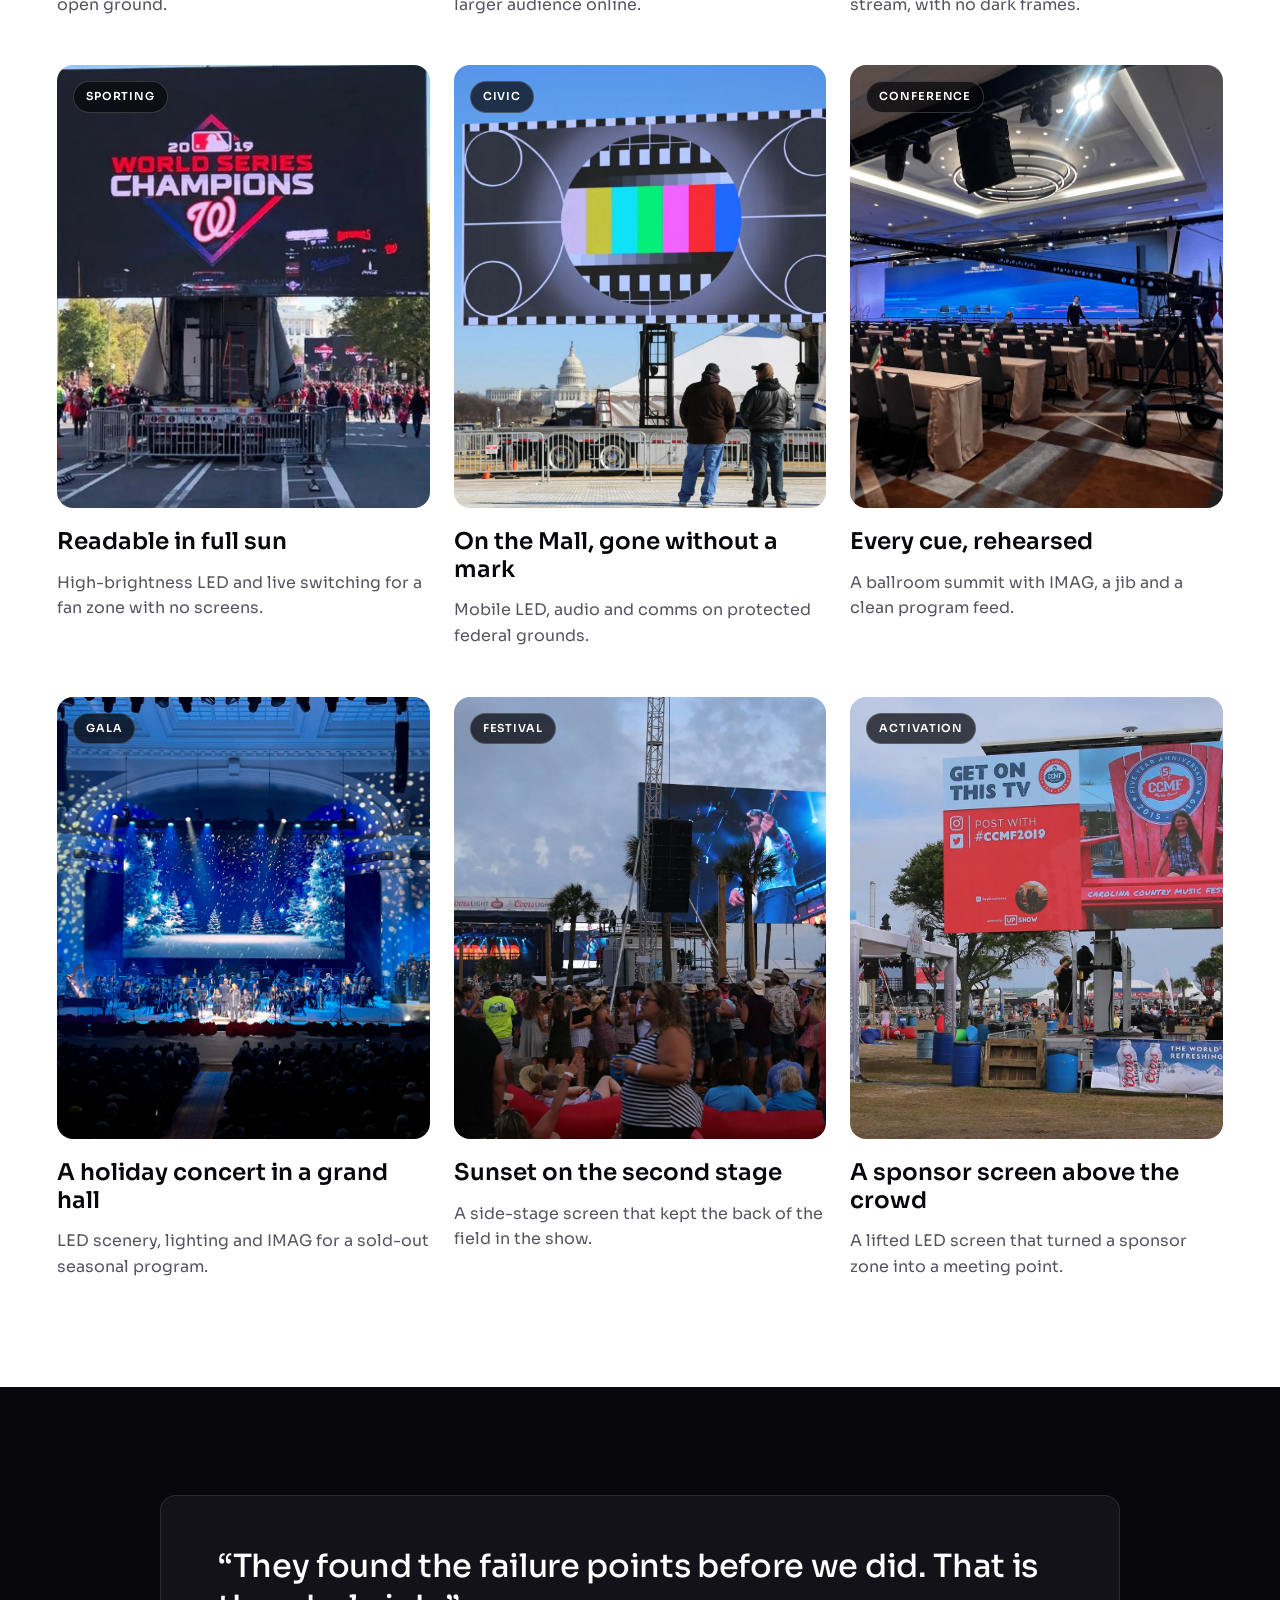
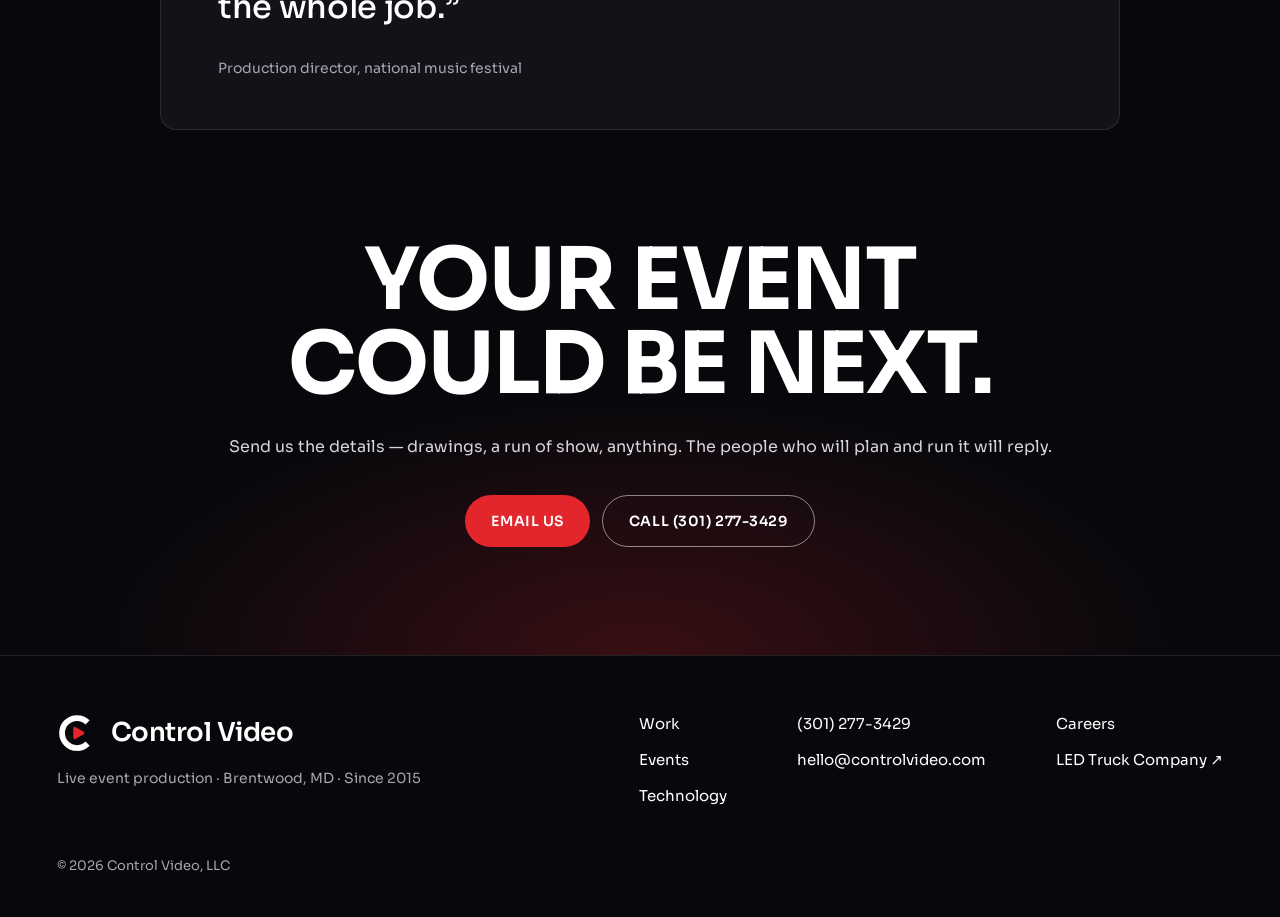
<file: work.html>
<!doctype html>
<html lang="en">
<head>
<meta charset="utf-8">
<meta name="viewport" content="width=device-width, initial-scale=1">
<meta name="robots" content="noindex, nofollow">
<title>Control Video — Work</title>
<meta name="description" content="Selected live event productions by Control Video: galas, corporate forums, festivals, sporting events and civic shows.">
<link rel="preload" href="assets/sora-latin-wght-normal.woff2" as="font" type="font/woff2" crossorigin>
<link rel="stylesheet" href="assets/site.css">
<style>
.work-grid-sec{padding-top:clamp(40px, 5vw, 72px)}
.work-grid-sec>.wrap{gap:48px}
.work-controls{display:flex;flex-direction:column;gap:12px}
.filter-status:empty{display:none}
.quote-sec{padding-bottom:0}
@media (max-width:600px){.work-grid-sec>.wrap{gap:32px}}
</style>
</head>
<body>
<a class="skip" href="#main">Skip to content</a>

<header class="site-header">
  <div class="wrap">
    <a class="brand" href="home.html" aria-label="Control Video home"><svg viewBox="0 0 32 32" aria-hidden="true"><path d="M24.5 7.5 A12 12 0 1 0 24.5 24.5" fill="none" stroke="currentColor" stroke-width="4.6"/><path d="M14.1 12.1 L20.8 16 L14.1 19.9 Z" fill="#E3262B" stroke="#E3262B" stroke-width="2.2" stroke-linejoin="round"/></svg><span>Control Video</span></a>
    <button class="menu-toggle" type="button" aria-expanded="false" aria-controls="site-nav" aria-label="Menu"><svg viewBox="0 0 20 20" aria-hidden="true"><path d="M2 5h16M2 10h16M2 15h16" stroke="currentColor" stroke-width="2" fill="none"/></svg></button>
    <nav class="nav" id="site-nav" aria-label="Main">
      <a href="work.html" aria-current="page">Work</a>
      <a href="events.html">Events</a>
      <a href="technology.html">Technology</a>
      <a class="btn btn-sm btn-primary" href="mailto:hello@controlvideo.com">Start a project</a>
    </nav>
  </div>
</header>

<main id="main">

<section class="lead-section">
  <div class="wrap intro">
    <h1 class="display">Our work.</h1>
    <div class="side">
      <p class="lede">Our clients bring the vision and the audience. We make sure every screen and speaker delivers it.</p>
    </div>
  </div>
  <div class="wrap">
    <div class="media lead-img"><img src="assets/field.jpg" alt="Wide view of an outdoor festival field with a main stage" fetchpriority="high"></div>
  </div>
</section>

<section class="sec paper work-grid-sec" aria-label="Projects">
  <div class="wrap">
    <div class="work-controls">
      <div class="filters" role="group" aria-label="Filter by event type" data-filters="#work-grid" data-status="#work-status">
        <button type="button" data-filter="all" aria-pressed="true">All</button>
        <button type="button" data-filter="galas" aria-pressed="false">Galas</button>
        <button type="button" data-filter="corporate" aria-pressed="false">Corporate</button>
        <button type="button" data-filter="festivals" aria-pressed="false">Festivals</button>
        <button type="button" data-filter="sporting" aria-pressed="false">Sporting</button>
        <button type="button" data-filter="civic" aria-pressed="false">Civic</button>
      </div>
      <p id="work-status" class="filter-status" aria-live="polite"></p>
    </div>
    <div class="grid cols-3 cards" id="work-grid">
      <article class="card" data-cat="festivals"><div class="media ratio-tall"><img src="assets/festcrowd.jpg" alt="Festival crowd facing a main stage flanked by two LED screens" loading="lazy"><span class="tag">Festival</span></div><h3 class="h3">One image, a mile wide</h3><p class="desc">Three stages held in sync across a mile of open ground.</p></article>
      <article class="card" data-cat="corporate"><div class="media ratio-tall"><img src="assets/forum.jpg" alt="Forum stage with a curved LED wall" loading="lazy"><span class="tag">Corporate</span></div><h3 class="h3">Built for the record</h3><p class="desc">A policy forum with press in the room and a larger audience online.</p></article>
      <article class="card" data-cat="festivals"><div class="media ratio-tall"><img src="assets/concert.jpg" alt="Arena concert with IMAG screens and a full LED backdrop" loading="lazy"><span class="tag">Concert</span></div><h3 class="h3">Three days, held steady</h3><p class="desc">One LED canvas feeding the room and the stream, with no dark frames.</p></article>
      <article class="card" data-cat="sporting"><div class="media ratio-tall"><img src="assets/rig_saturn.jpg" alt="Daytime crowd on a city street in front of a large LED screen showing a World Series champions graphic" loading="lazy"><span class="tag">Sporting</span></div><h3 class="h3">Readable in full sun</h3><p class="desc">High-brightness LED and live switching for a fan zone with no screens.</p></article>
      <article class="card" data-cat="civic"><div class="media ratio-tall"><img src="assets/capitol.jpg" alt="Large LED screen on the National Mall with the Capitol in the distance" loading="lazy"><span class="tag">Civic</span></div><h3 class="h3">On the Mall, gone without a mark</h3><p class="desc">Mobile LED, audio and comms on protected federal grounds.</p></article>
      <article class="card" data-cat="corporate"><div class="media ratio-tall"><img src="assets/ballroom.jpg" alt="Ballroom set for a conference with a camera jib over the room" loading="lazy"><span class="tag">Conference</span></div><h3 class="h3">Every cue, rehearsed</h3><p class="desc">A ballroom summit with IMAG, a jib and a clean program feed.</p></article>
      <article class="card" data-cat="galas"><div class="media ratio-tall"><img src="assets/hero_hall.jpg" alt="Orchestra concert in a grand hall framed by an LED backdrop" loading="lazy"><span class="tag">Gala</span></div><h3 class="h3">A holiday concert in a grand hall</h3><p class="desc">LED scenery, lighting and IMAG for a sold-out seasonal program.</p></article>
      <article class="card" data-cat="festivals"><div class="media ratio-tall"><img src="assets/festscreen.jpg" alt="Festival crowd in front of an outdoor LED screen at dusk" loading="lazy"><span class="tag">Festival</span></div><h3 class="h3">Sunset on the second stage</h3><p class="desc">A side-stage screen that kept the back of the field in the show.</p></article>
      <article class="card" data-cat="sporting"><div class="media ratio-tall"><img src="assets/adscreen.jpg" alt="Elevated LED screen showing sponsor content at a fan zone" loading="lazy"><span class="tag">Activation</span></div><h3 class="h3">A sponsor screen above the crowd</h3><p class="desc">A lifted LED screen that turned a sponsor zone into a meeting point.</p></article>
    </div>
  </div>
</section>

<section class="sec quote-sec">
  <div class="wrap">
    <figure class="quote">
      <blockquote>“They found the failure points before we did. That is the whole job.”</blockquote>
      <figcaption>Production director, national music festival</figcaption>
    </figure>
  </div>
</section>

<section class="cta">
  <div class="wrap">
    <h2>Your event<br>could be next.</h2>
    <p class="lede">Send us the details — drawings, a run of show, anything. The people who will plan and run it will reply.</p>
    <div class="btn-row">
      <a class="btn btn-primary" href="mailto:hello@controlvideo.com">Email us</a>
      <a class="btn btn-ghost" href="tel:+13012773429">Call (301) 277-3429</a>
    </div>
  </div>
</section>

</main>

<footer class="site-footer">
  <div class="wrap">
    <div class="footer-top">
      <div class="footer-brand">
        <a class="brand" href="home.html" aria-label="Control Video home"><svg viewBox="0 0 32 32" aria-hidden="true"><path d="M24.5 7.5 A12 12 0 1 0 24.5 24.5" fill="none" stroke="currentColor" stroke-width="4.6"/><path d="M14.1 12.1 L20.8 16 L14.1 19.9 Z" fill="#E3262B" stroke="#E3262B" stroke-width="2.2" stroke-linejoin="round"/></svg><span>Control Video</span></a>
        <p class="muted" style="font-size:14px">Live event production · Brentwood, MD · Since 2015</p>
      </div>
      <nav class="footer-links" aria-label="Footer">
        <div><a href="work.html">Work</a><a href="events.html">Events</a><a href="technology.html">Technology</a></div>
        <div><a href="tel:+13012773429">(301) 277-3429</a><a href="mailto:hello@controlvideo.com">hello@controlvideo.com</a></div>
        <div><a href="mailto:hello@controlvideo.com?subject=Careers">Careers</a><a href="led.html">LED Truck Company ↗</a></div>
      </nav>
    </div>
    <p class="fine">© 2026 Control Video, LLC</p>
  </div>
</footer>

<script src="assets/bot-script.js" defer></script>
<script src="assets/site.js" defer></script>
</body>
</html>
</file>
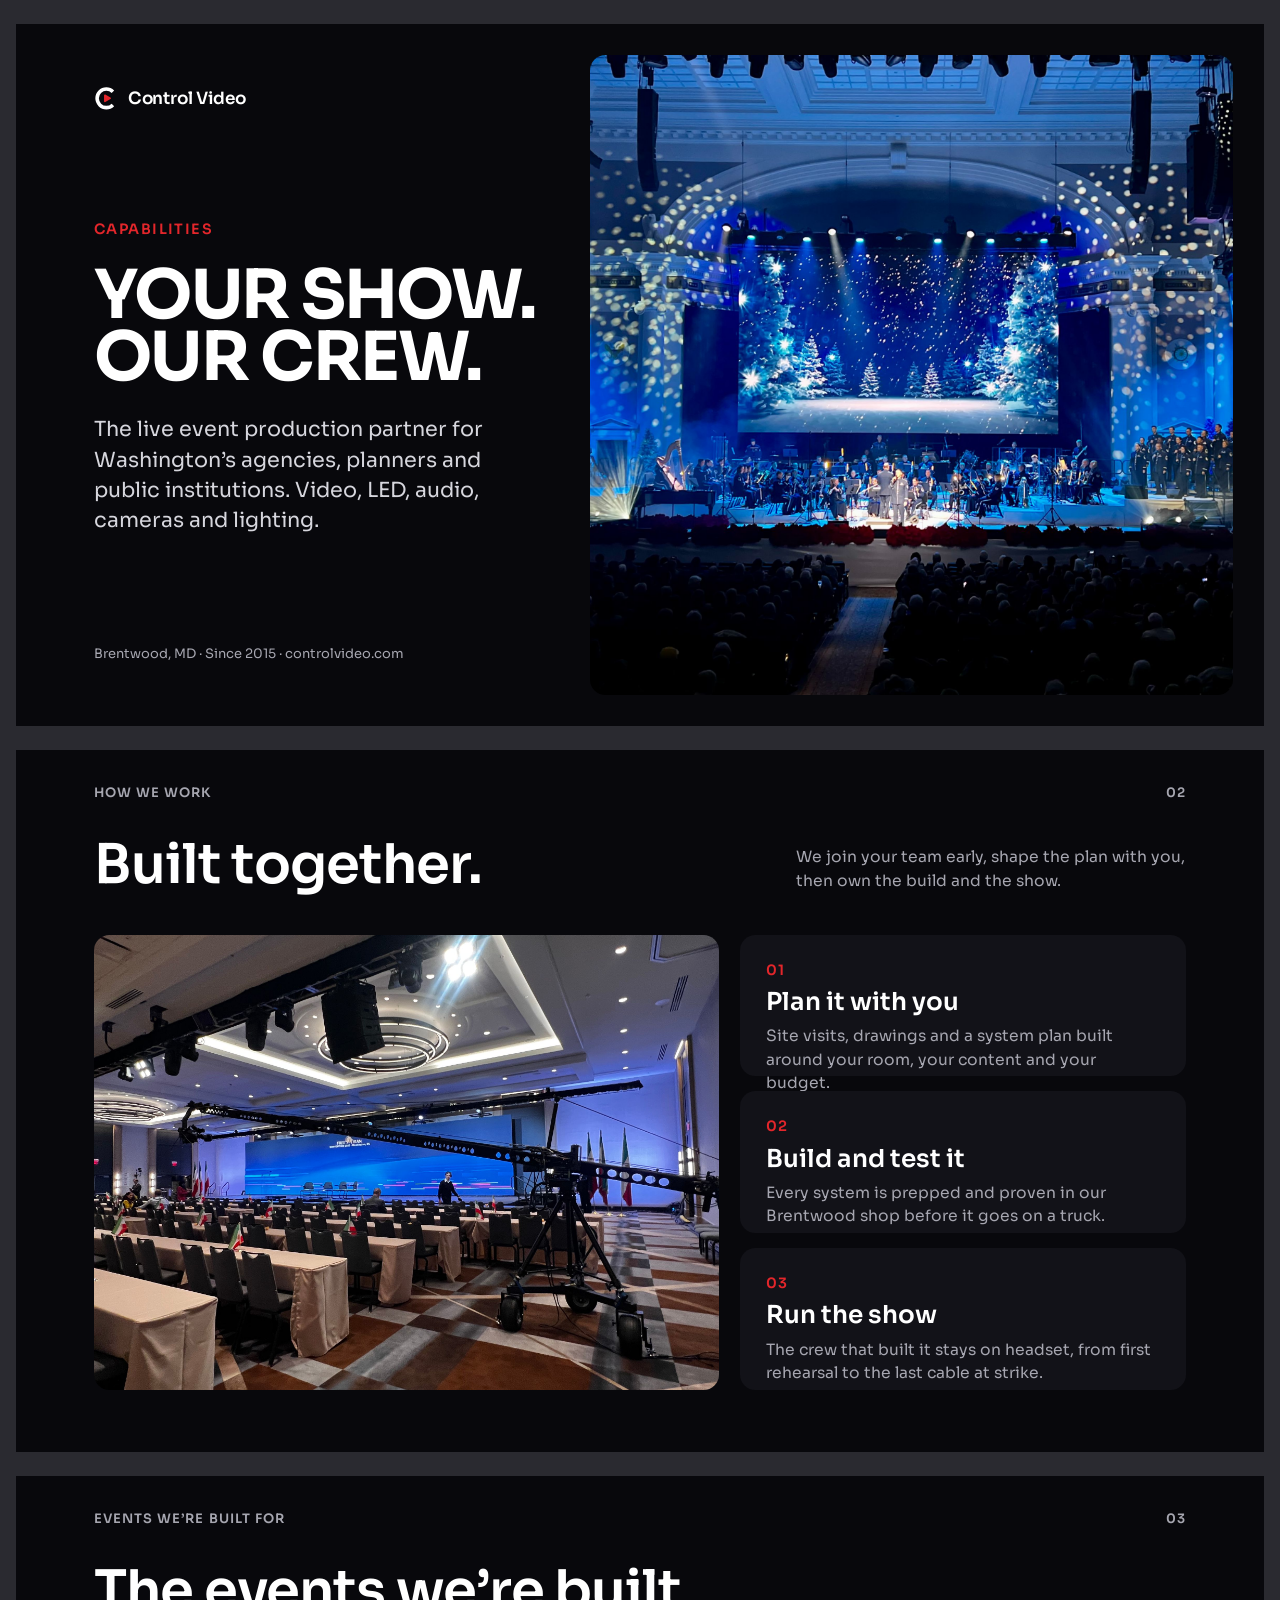
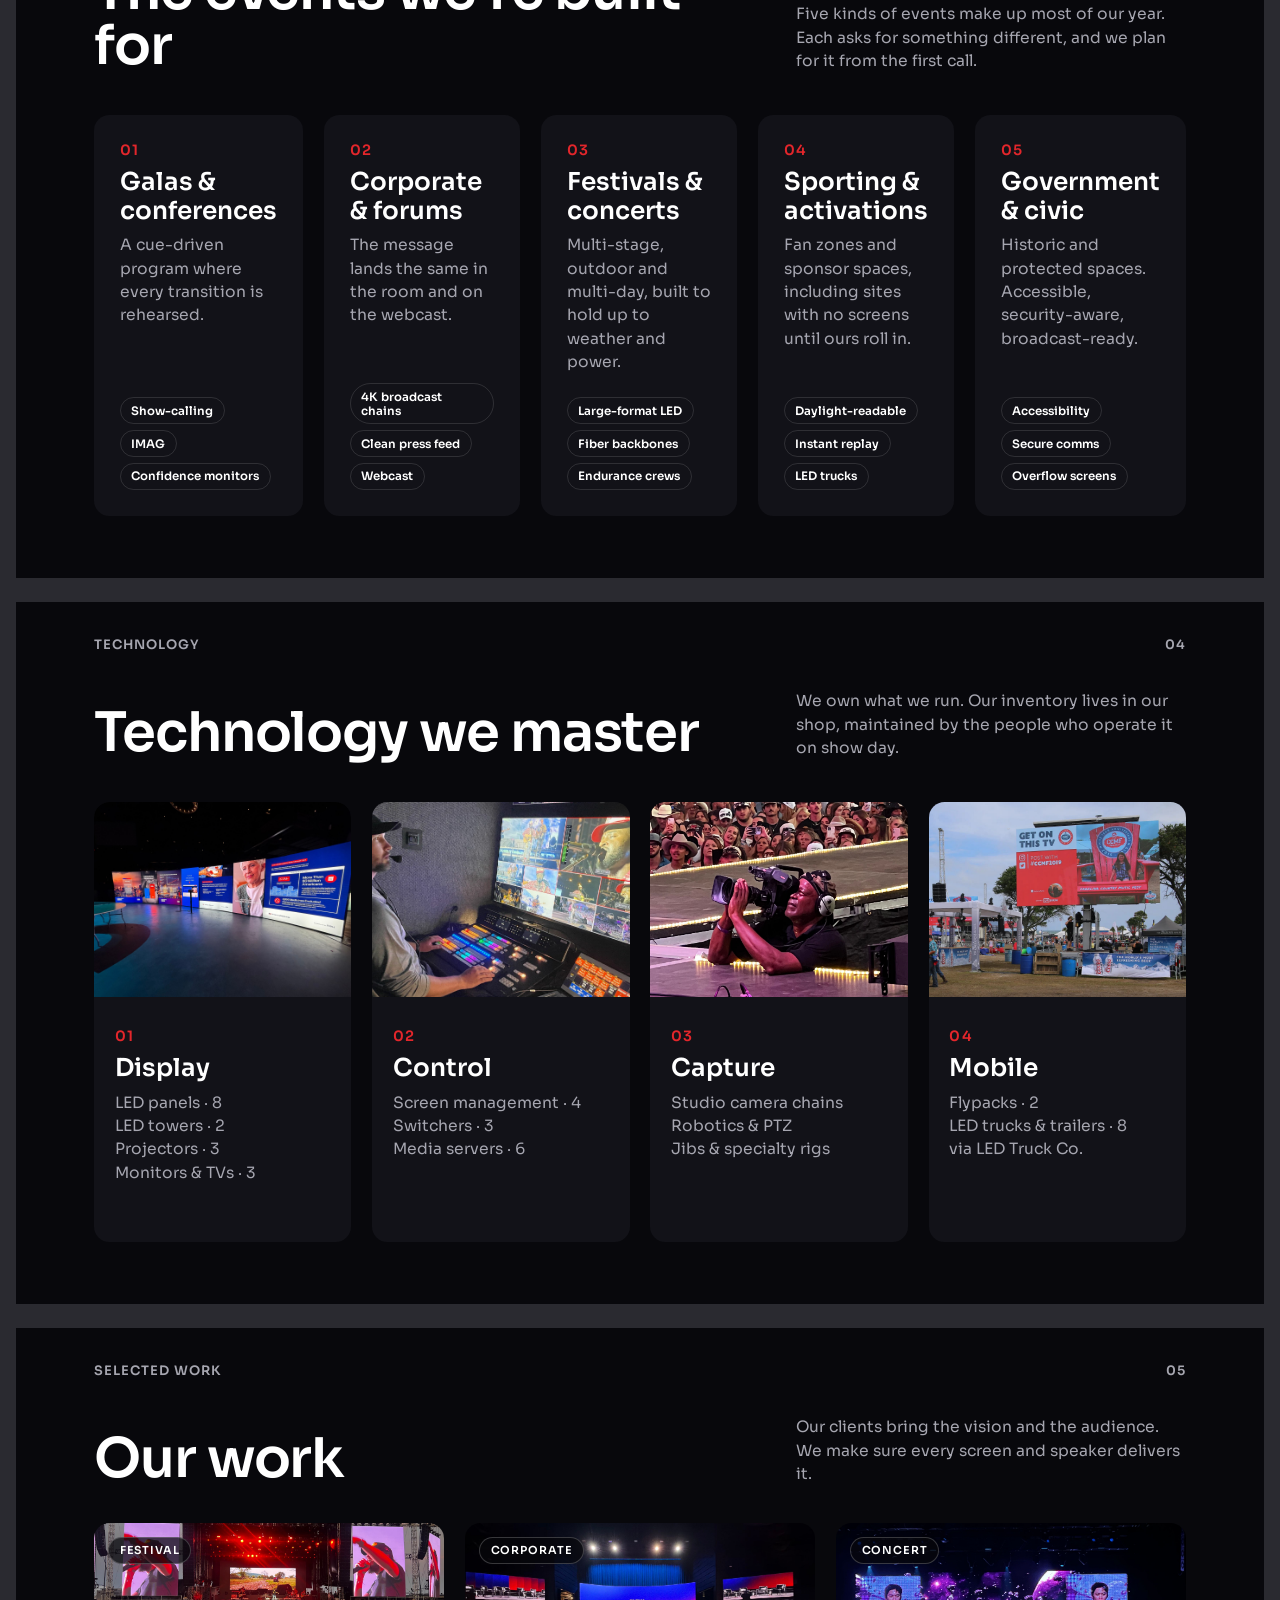
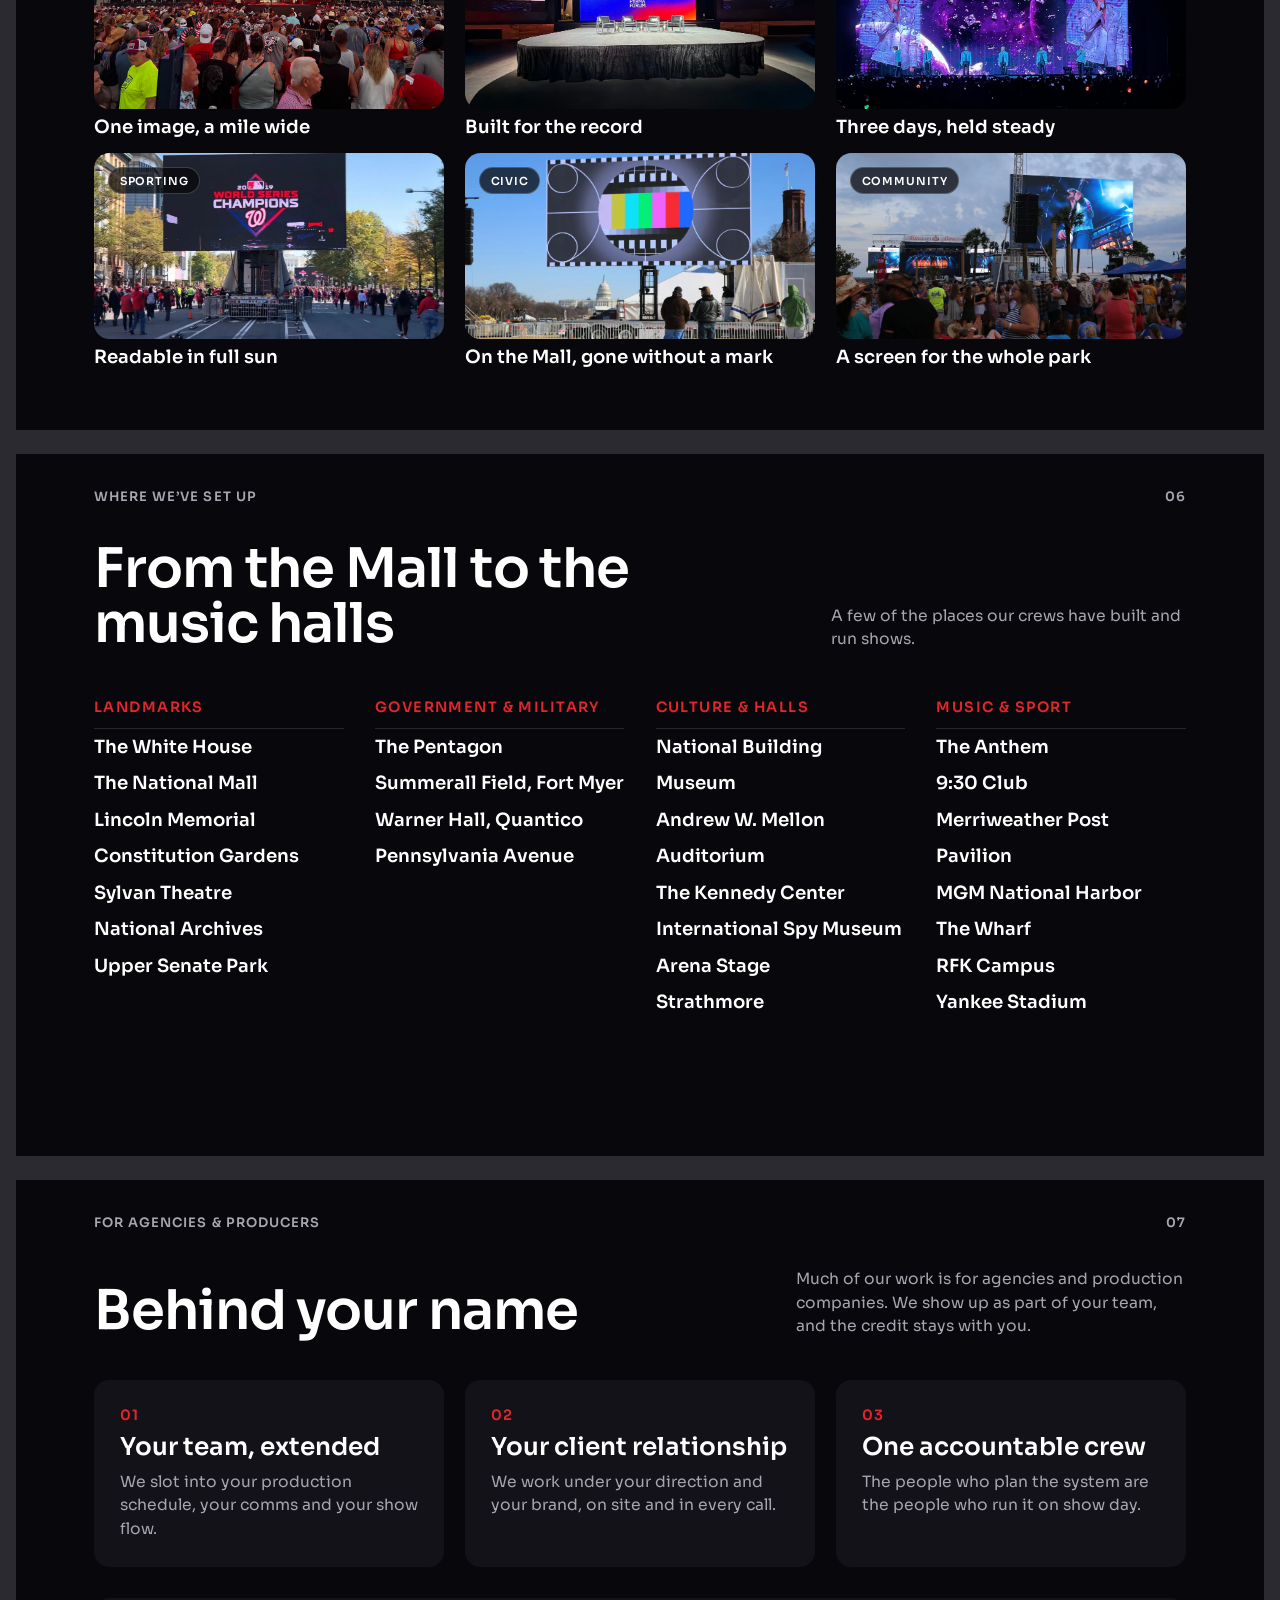
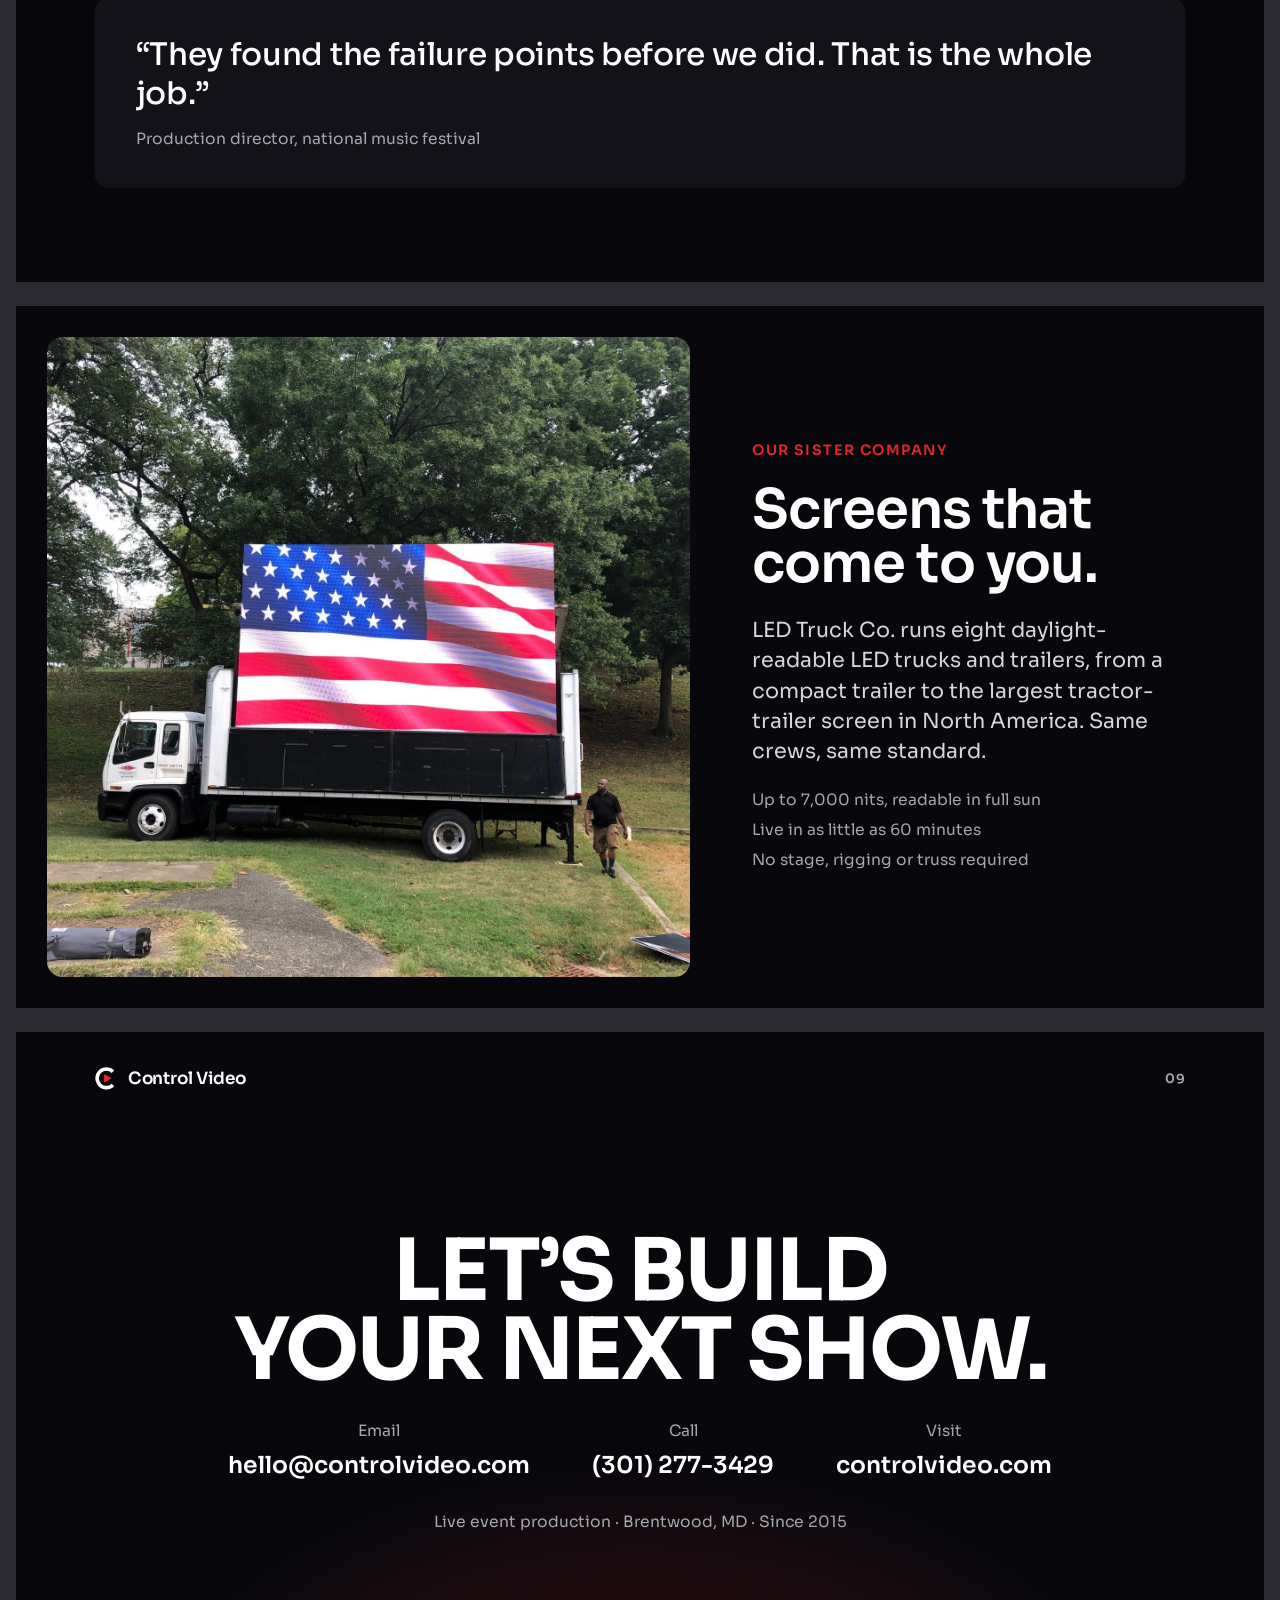
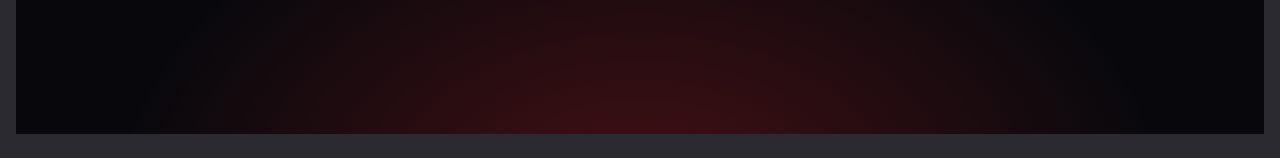
<file: decks/control-video-capabilities.html>
<!doctype html>
<html lang="en">
<head>
<meta charset="utf-8">
<meta name="viewport" content="width=device-width, initial-scale=1">
<meta name="robots" content="noindex, nofollow">
<title>Control Video — Capabilities</title>
<link rel="stylesheet" href="deck.css">
</head>
<body>
<main class="deck">

<!-- 1 Cover -->
<section class="slide dark" style="padding:0;flex-direction:row">
  <div style="width:46%;padding:96px 0 96px 120px;display:flex;flex-direction:column;justify-content:space-between">
    <div class="bar" style="position:static"><span class="mark"><svg viewBox="0 0 32 32" aria-hidden="true"><path d="M24.5 7.5 A12 12 0 1 0 24.5 24.5" fill="none" stroke="currentColor" stroke-width="4.6"/><path d="M14.1 12.1 L20.8 16 L14.1 19.9 Z" fill="#E3262B" stroke="#E3262B" stroke-width="2.2" stroke-linejoin="round"/></svg>Control Video</span></div>
    <div style="display:flex;flex-direction:column;gap:40px">
      <span class="eyebrow">Capabilities</span>
      <h1 class="display" style="font-size:104px;white-space:nowrap">Your show.<br>Our crew.</h1>
      <p class="lede">The live event production partner for Washington’s agencies, planners and public institutions. Video, LED, audio, cameras and lighting.</p>
    </div>
    <p class="body" style="font-size:20px">Brentwood, MD · Since 2015 · controlvideo.com</p>
  </div>
  <div style="flex:1;padding:48px 48px 48px 0"><div class="photo" style="height:100%"><img src="../assets/hero_hall.jpg" alt="Orchestra concert in a grand hall, framed by an LED backdrop"></div></div>
</section>

<!-- 2 How we work -->
<section class="slide dark">
  <div class="bar"><span>How we work</span><span>02</span></div>
  <div class="head"><h2 class="title">Built together.</h2><p class="body">We join your team early, shape the plan with you, then own the build and the show.</p></div>
  <div class="row grow" style="margin-top:64px">
    <div class="photo" style="flex:7"><img src="../assets/ballroom.jpg" alt="Ballroom set for a conference with a camera jib over the room"></div>
    <div style="flex:5;display:flex;flex-direction:column;gap:24px">
      <div class="card grow"><span class="num">01</span><h3 class="h3">Plan it with you</h3><p class="body">Site visits, drawings and a system plan built around your room, your content and your budget.</p></div>
      <div class="card grow"><span class="num">02</span><h3 class="h3">Build and test it</h3><p class="body">Every system is prepped and proven in our Brentwood shop before it goes on a truck.</p></div>
      <div class="card grow"><span class="num">03</span><h3 class="h3">Run the show</h3><p class="body">The crew that built it stays on headset, from first rehearsal to the last cable at strike.</p></div>
    </div>
  </div>
</section>

<!-- 3 Events -->
<section class="slide dark">
  <div class="bar"><span>Events we’re built for</span><span>03</span></div>
  <div class="head"><h2 class="title">The events we’re built for</h2><p class="body">Five kinds of events make up most of our year. Each asks for something different, and we plan for it from the first call.</p></div>
  <div class="grid c5 grow" style="margin-top:64px">
    <div class="card"><span class="num">01</span><h3 class="h3">Galas &amp; conferences</h3><p class="body">A cue-driven program where every transition is rehearsed.</p><ul class="chips"><li>Show-calling</li><li>IMAG</li><li>Confidence monitors</li></ul></div>
    <div class="card"><span class="num">02</span><h3 class="h3">Corporate &amp; forums</h3><p class="body">The message lands the same in the room and on the webcast.</p><ul class="chips"><li>4K broadcast chains</li><li>Clean press feed</li><li>Webcast</li></ul></div>
    <div class="card"><span class="num">03</span><h3 class="h3">Festivals &amp; concerts</h3><p class="body">Multi-stage, outdoor and multi-day, built to hold up to weather and power.</p><ul class="chips"><li>Large-format LED</li><li>Fiber backbones</li><li>Endurance crews</li></ul></div>
    <div class="card"><span class="num">04</span><h3 class="h3">Sporting &amp; activations</h3><p class="body">Fan zones and sponsor spaces, including sites with no screens until ours roll in.</p><ul class="chips"><li>Daylight-readable</li><li>Instant replay</li><li>LED trucks</li></ul></div>
    <div class="card"><span class="num">05</span><h3 class="h3">Government &amp; civic</h3><p class="body">Historic and protected spaces. Accessible, security-aware, broadcast-ready.</p><ul class="chips"><li>Accessibility</li><li>Secure comms</li><li>Overflow screens</li></ul></div>
  </div>
</section>

<!-- 4 Technology -->
<section class="slide dark">
  <div class="bar"><span>Technology</span><span>04</span></div>
  <div class="head"><h2 class="title">Technology we master</h2><p class="body">We own what we run. Our inventory lives in our shop, maintained by the people who operate it on show day.</p></div>
  <div class="grid c4 grow" style="margin-top:64px">
    <div class="card" style="padding:0;overflow:hidden"><div class="photo" style="height:300px;border-radius:0"><img src="../assets/ledwall.jpg" alt="Curved LED wall"></div><div style="padding:32px;display:flex;flex-direction:column;gap:14px"><span class="num">01</span><h3 class="h3">Display</h3><ul class="body"><li>LED panels · 8</li><li>LED towers · 2</li><li>Projectors · 3</li><li>Monitors &amp; TVs · 3</li></ul></div></div>
    <div class="card" style="padding:0;overflow:hidden"><div class="photo" style="height:300px;border-radius:0"><img src="../assets/operator.jpg" alt="Technical director at a video switcher"></div><div style="padding:32px;display:flex;flex-direction:column;gap:14px"><span class="num">02</span><h3 class="h3">Control</h3><ul class="body"><li>Screen management · 4</li><li>Switchers · 3</li><li>Media servers · 6</li></ul></div></div>
    <div class="card" style="padding:0;overflow:hidden"><div class="photo" style="height:300px;border-radius:0"><img src="../assets/cameraop_v.jpg" alt="Camera operator above a crowd" style="object-position:center 30%"></div><div style="padding:32px;display:flex;flex-direction:column;gap:14px"><span class="num">03</span><h3 class="h3">Capture</h3><ul class="body"><li>Studio camera chains</li><li>Robotics &amp; PTZ</li><li>Jibs &amp; specialty rigs</li></ul></div></div>
    <div class="card" style="padding:0;overflow:hidden"><div class="photo" style="height:300px;border-radius:0"><img src="../assets/adscreen.jpg" alt="Elevated LED screen at a fan zone"></div><div style="padding:32px;display:flex;flex-direction:column;gap:14px"><span class="num">04</span><h3 class="h3">Mobile</h3><ul class="body"><li>Flypacks · 2</li><li>LED trucks &amp; trailers · 8</li><li>via LED Truck Co.</li></ul></div></div>
  </div>
</section>

<!-- 5 Selected work -->
<section class="slide dark">
  <div class="bar"><span>Selected work</span><span>05</span></div>
  <div class="head"><h2 class="title">Our work</h2><p class="body">Our clients bring the vision and the audience. We make sure every screen and speaker delivers it.</p></div>
  <div class="grid c3 grow" style="margin-top:56px;grid-template-rows:1fr 1fr;gap:24px 32px">
    <figure style="display:flex;flex-direction:column;gap:12px;min-height:0"><div class="photo grow"><img src="../assets/festcrowd.jpg" alt=""><span class="tag">Festival</span></div><figcaption class="h3" style="font-size:28px">One image, a mile wide</figcaption></figure>
    <figure style="display:flex;flex-direction:column;gap:12px;min-height:0"><div class="photo grow"><img src="../assets/forum.jpg" alt=""><span class="tag">Corporate</span></div><figcaption class="h3" style="font-size:28px">Built for the record</figcaption></figure>
    <figure style="display:flex;flex-direction:column;gap:12px;min-height:0"><div class="photo grow"><img src="../assets/concert.jpg" alt=""><span class="tag">Concert</span></div><figcaption class="h3" style="font-size:28px">Three days, held steady</figcaption></figure>
    <figure style="display:flex;flex-direction:column;gap:12px;min-height:0"><div class="photo grow"><img src="../assets/rig_saturn.jpg" alt=""><span class="tag">Sporting</span></div><figcaption class="h3" style="font-size:28px">Readable in full sun</figcaption></figure>
    <figure style="display:flex;flex-direction:column;gap:12px;min-height:0"><div class="photo grow"><img src="../assets/capitol.jpg" alt=""><span class="tag">Civic</span></div><figcaption class="h3" style="font-size:28px">On the Mall, gone without a mark</figcaption></figure>
    <figure style="display:flex;flex-direction:column;gap:12px;min-height:0"><div class="photo grow"><img src="../assets/festscreen.jpg" alt="" style="object-position:78% center"><span class="tag">Community</span></div><figcaption class="h3" style="font-size:28px">A screen for the whole park</figcaption></figure>
  </div>
</section>

<!-- 6 Venues -->
<section class="slide dark">
  <div class="bar"><span>Where we’ve set up</span><span>06</span></div>
  <div class="head"><h2 class="title">From the Mall to the music halls</h2><p class="body">A few of the places our crews have built and run shows.</p></div>
  <div class="grid c4" style="margin-top:72px;gap:48px">
    <div><p class="eyebrow" style="padding-bottom:18px;border-bottom:2px solid var(--line)">Landmarks</p><ul class="h3" style="font-size:28px;line-height:2">
      <li>The White House</li><li>The National Mall</li><li>Lincoln Memorial</li><li>Constitution Gardens</li><li>Sylvan Theatre</li><li>National Archives</li><li>Upper Senate Park</li></ul></div>
    <div><p class="eyebrow" style="padding-bottom:18px;border-bottom:2px solid var(--line)">Government &amp; military</p><ul class="h3" style="font-size:28px;line-height:2">
      <li>The Pentagon</li><li>Summerall Field, Fort Myer</li><li>Warner Hall, Quantico</li><li>Pennsylvania Avenue</li></ul></div>
    <div><p class="eyebrow" style="padding-bottom:18px;border-bottom:2px solid var(--line)">Culture &amp; halls</p><ul class="h3" style="font-size:28px;line-height:2">
      <li>National Building Museum</li><li>Andrew W. Mellon Auditorium</li><li>The Kennedy Center</li><li>International Spy Museum</li><li>Arena Stage</li><li>Strathmore</li></ul></div>
    <div><p class="eyebrow" style="padding-bottom:18px;border-bottom:2px solid var(--line)">Music &amp; sport</p><ul class="h3" style="font-size:28px;line-height:2">
      <li>The Anthem</li><li>9:30 Club</li><li>Merriweather Post Pavilion</li><li>MGM National Harbor</li><li>The Wharf</li><li>RFK Campus</li><li>Yankee Stadium</li></ul></div>
  </div>
</section>

<!-- 7 Behind your name -->
<section class="slide dark">
  <div class="bar"><span>For agencies &amp; producers</span><span>07</span></div>
  <div class="head"><h2 class="title">Behind your name</h2><p class="body">Much of our work is for agencies and production companies. We show up as part of your team, and the credit stays with you.</p></div>
  <div class="grid c3" style="margin-top:64px">
    <div class="card"><span class="num">01</span><h3 class="h3">Your team, extended</h3><p class="body">We slot into your production schedule, your comms and your show flow.</p></div>
    <div class="card"><span class="num">02</span><h3 class="h3">Your client relationship</h3><p class="body">We work under your direction and your brand, on site and in every call.</p></div>
    <div class="card"><span class="num">03</span><h3 class="h3">One accountable crew</h3><p class="body">The people who plan the system are the people who run it on show day.</p></div>
  </div>
  <figure class="card" style="margin-top:48px;padding:56px 64px;gap:24px">
    <blockquote style="margin:0;font-size:48px;line-height:1.25;font-weight:500;letter-spacing:-0.01em">“They found the failure points before we did. That is the whole job.”</blockquote>
    <figcaption class="body">Production director, national music festival</figcaption>
  </figure>
</section>

<!-- 8 Sister company -->
<section class="slide dark" style="padding:0;flex-direction:row">
  <div style="flex:1;padding:48px 0 48px 48px"><div class="photo" style="height:100%"><img src="../assets/flagtruck.jpg" alt="LED truck showing an American flag in a park"></div></div>
  <div style="width:46%;padding:96px 120px 96px 96px;display:flex;flex-direction:column;justify-content:center;gap:36px">
    <span class="eyebrow">Our sister company</span>
    <h2 class="title">Screens that come to you.</h2>
    <p class="lede">LED Truck Co. runs eight daylight-readable LED trucks and trailers, from a compact trailer to the largest tractor-trailer screen in North America. Same crews, same standard.</p>
    <ul class="body" style="display:flex;flex-direction:column;gap:10px"><li>Up to 7,000 nits, readable in full sun</li><li>Live in as little as 60 minutes</li><li>No stage, rigging or truss required</li></ul>
  </div>
</section>

<!-- 9 Contact -->
<section class="slide dark glow" style="justify-content:center;align-items:center;text-align:center;gap:48px">
  <div class="bar"><span class="mark"><svg viewBox="0 0 32 32" aria-hidden="true"><path d="M24.5 7.5 A12 12 0 1 0 24.5 24.5" fill="none" stroke="currentColor" stroke-width="4.6"/><path d="M14.1 12.1 L20.8 16 L14.1 19.9 Z" fill="#E3262B" stroke="#E3262B" stroke-width="2.2" stroke-linejoin="round"/></svg>Control Video</span><span>09</span></div>
  <h2 class="display" style="font-size:132px">Let’s build<br>your next show.</h2>
  <div class="row" style="gap:96px;justify-content:center">
    <p class="contact"><span>Email</span>hello@controlvideo.com</p>
    <p class="contact"><span>Call</span>(301) 277-3429</p>
    <p class="contact"><span>Visit</span>controlvideo.com</p>
  </div>
  <p class="body">Live event production · Brentwood, MD · Since 2015</p>
</section>

</main>
<script>
// On screen, scale the 1920px slides to fit the window. Printing ignores this.
(function () {
  function fit() {
    var w = Math.min(1, (document.documentElement.clientWidth - 32) / 1920);
    document.querySelectorAll('.slide').forEach(function (s) { s.style.zoom = w; });
  }
  if (!window.matchMedia('print').matches) { fit(); window.addEventListener('resize', fit); }
  window.addEventListener('beforeprint', function () { document.querySelectorAll('.slide').forEach(function (s) { s.style.zoom = 1; }); });
})();
</script>
</body>
</html>
</file>
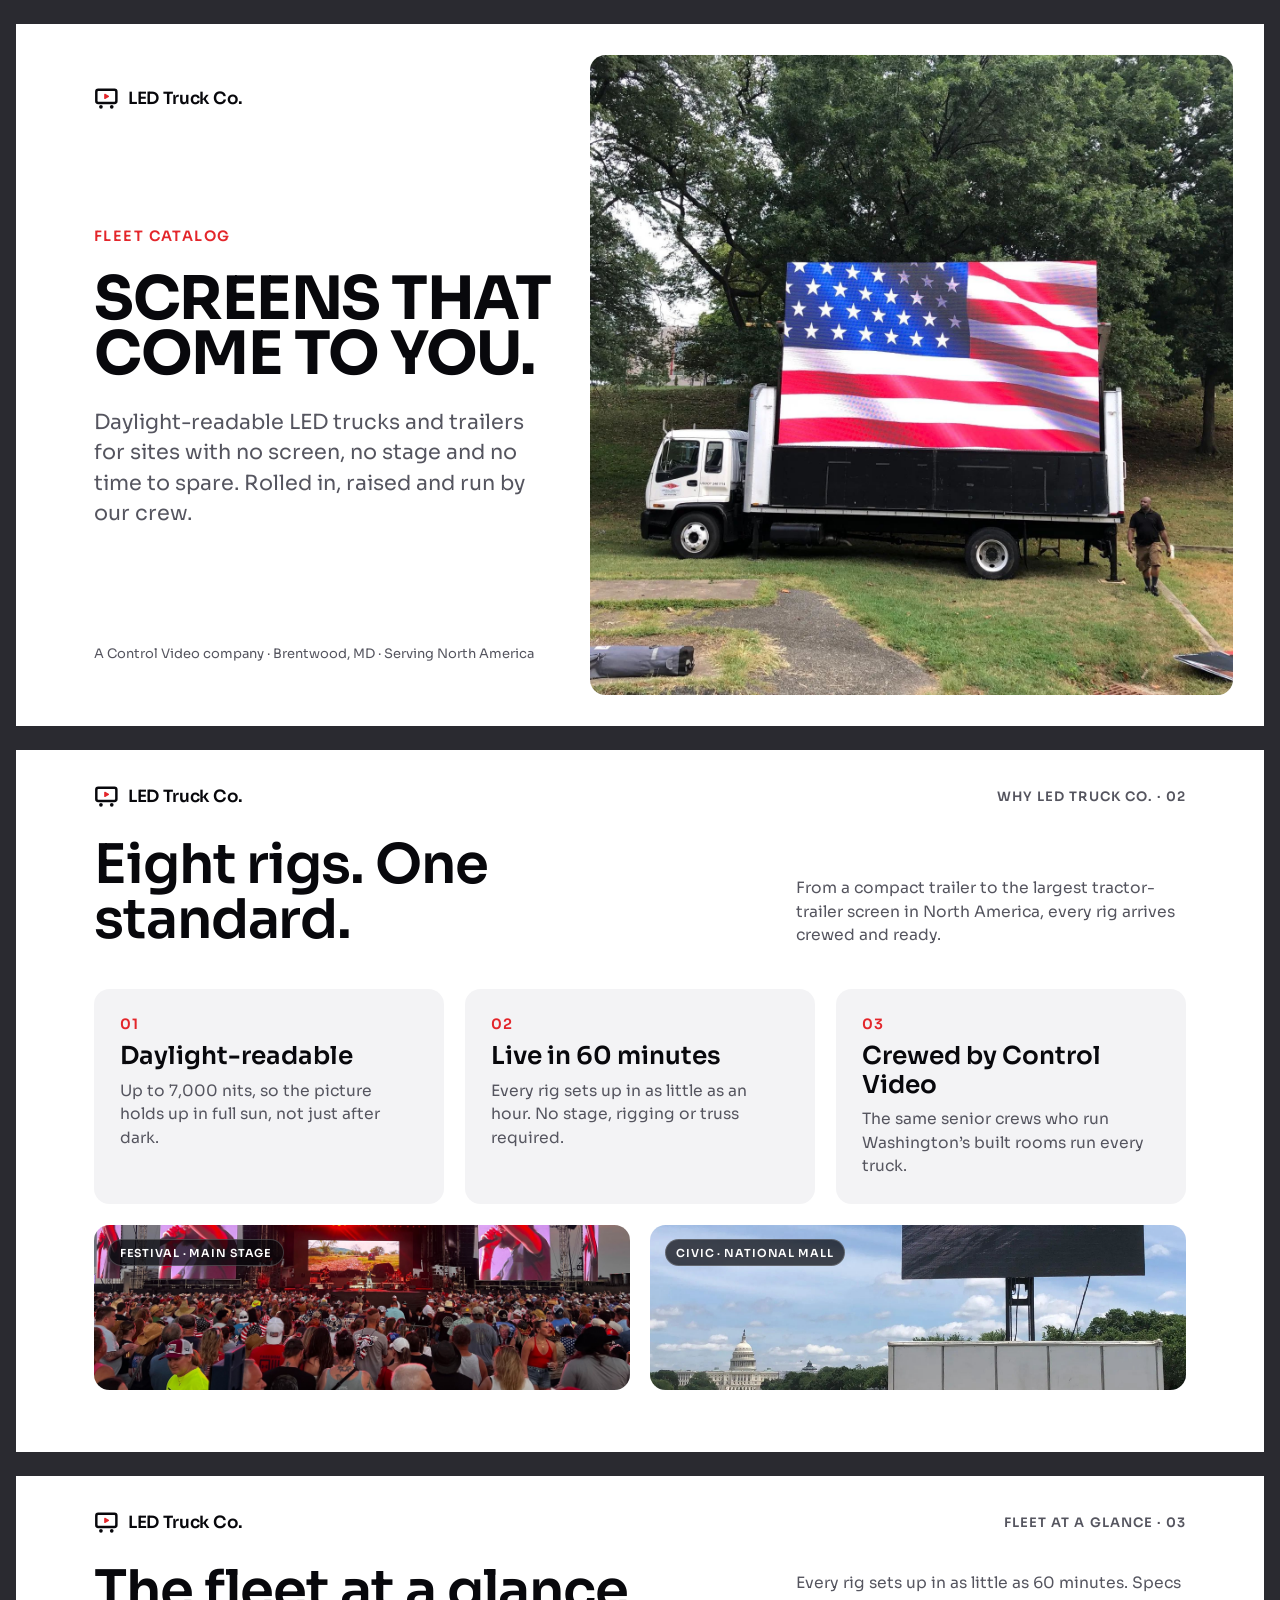
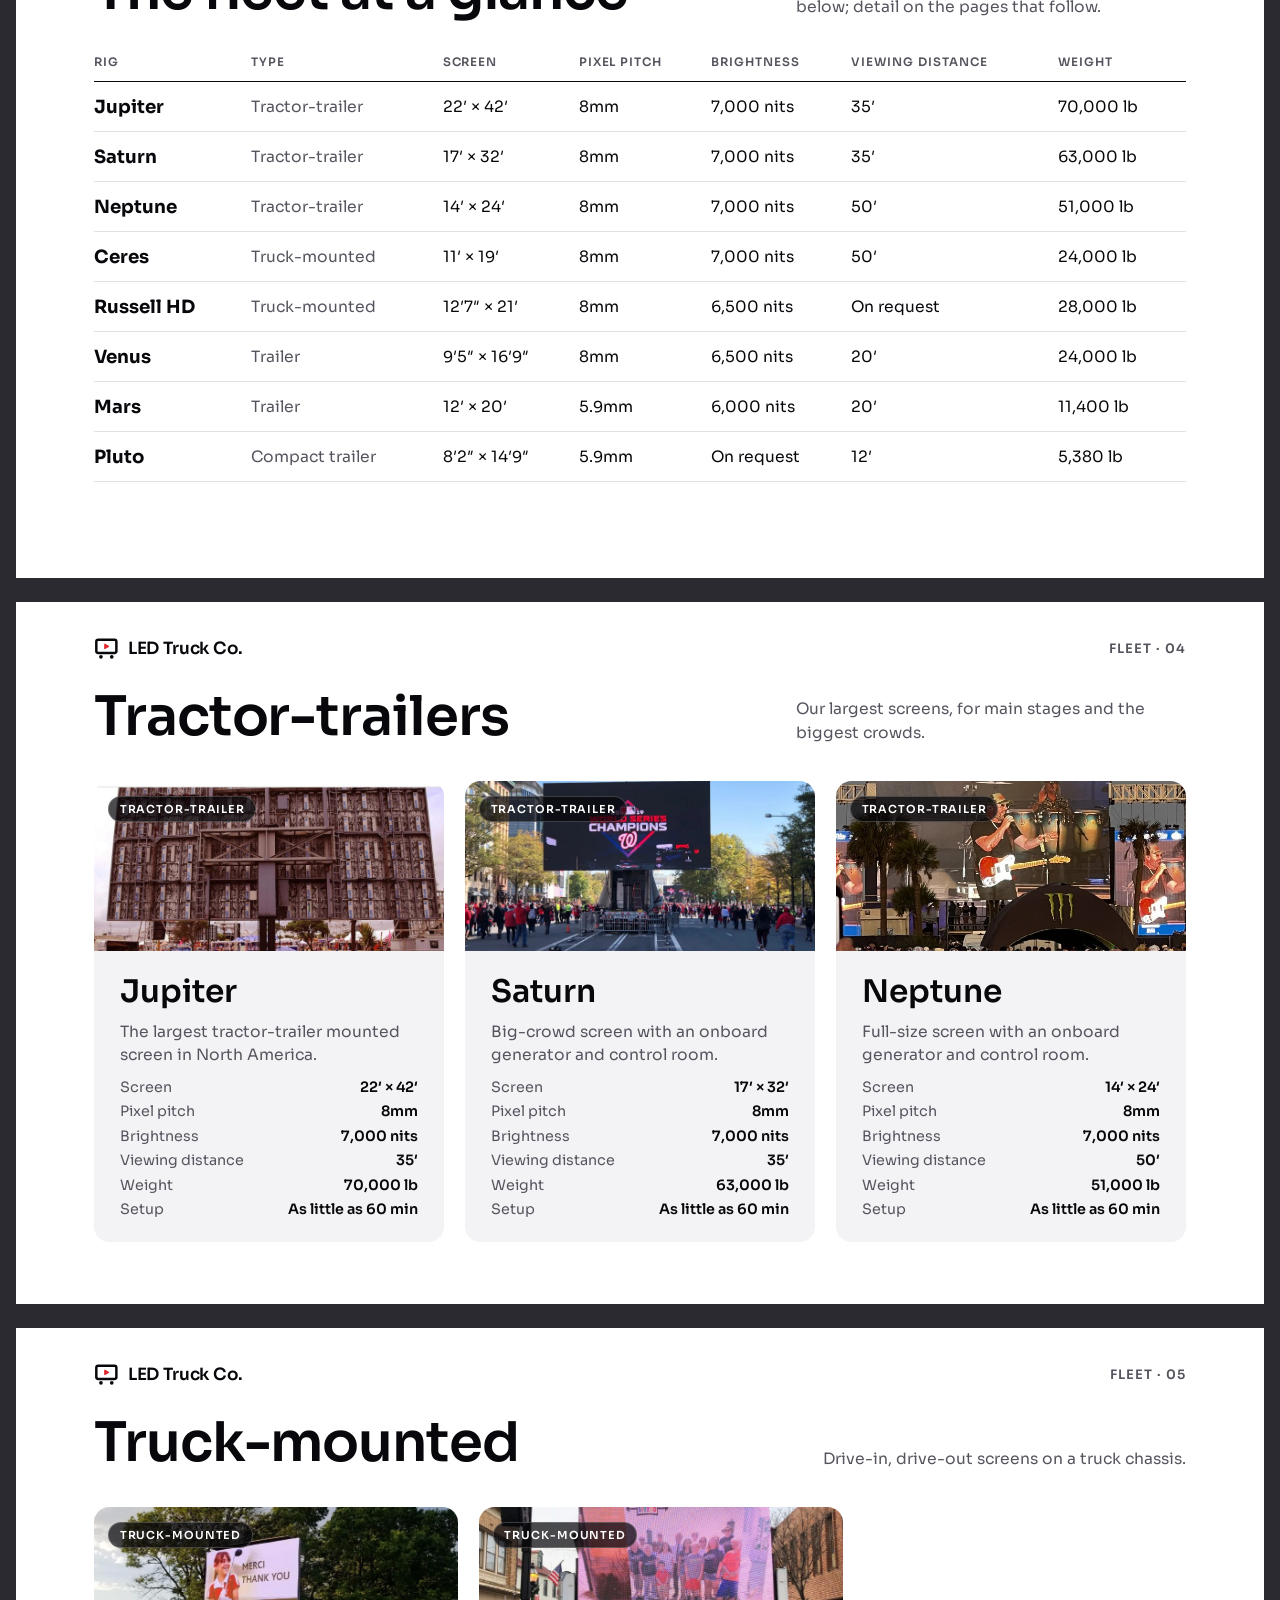
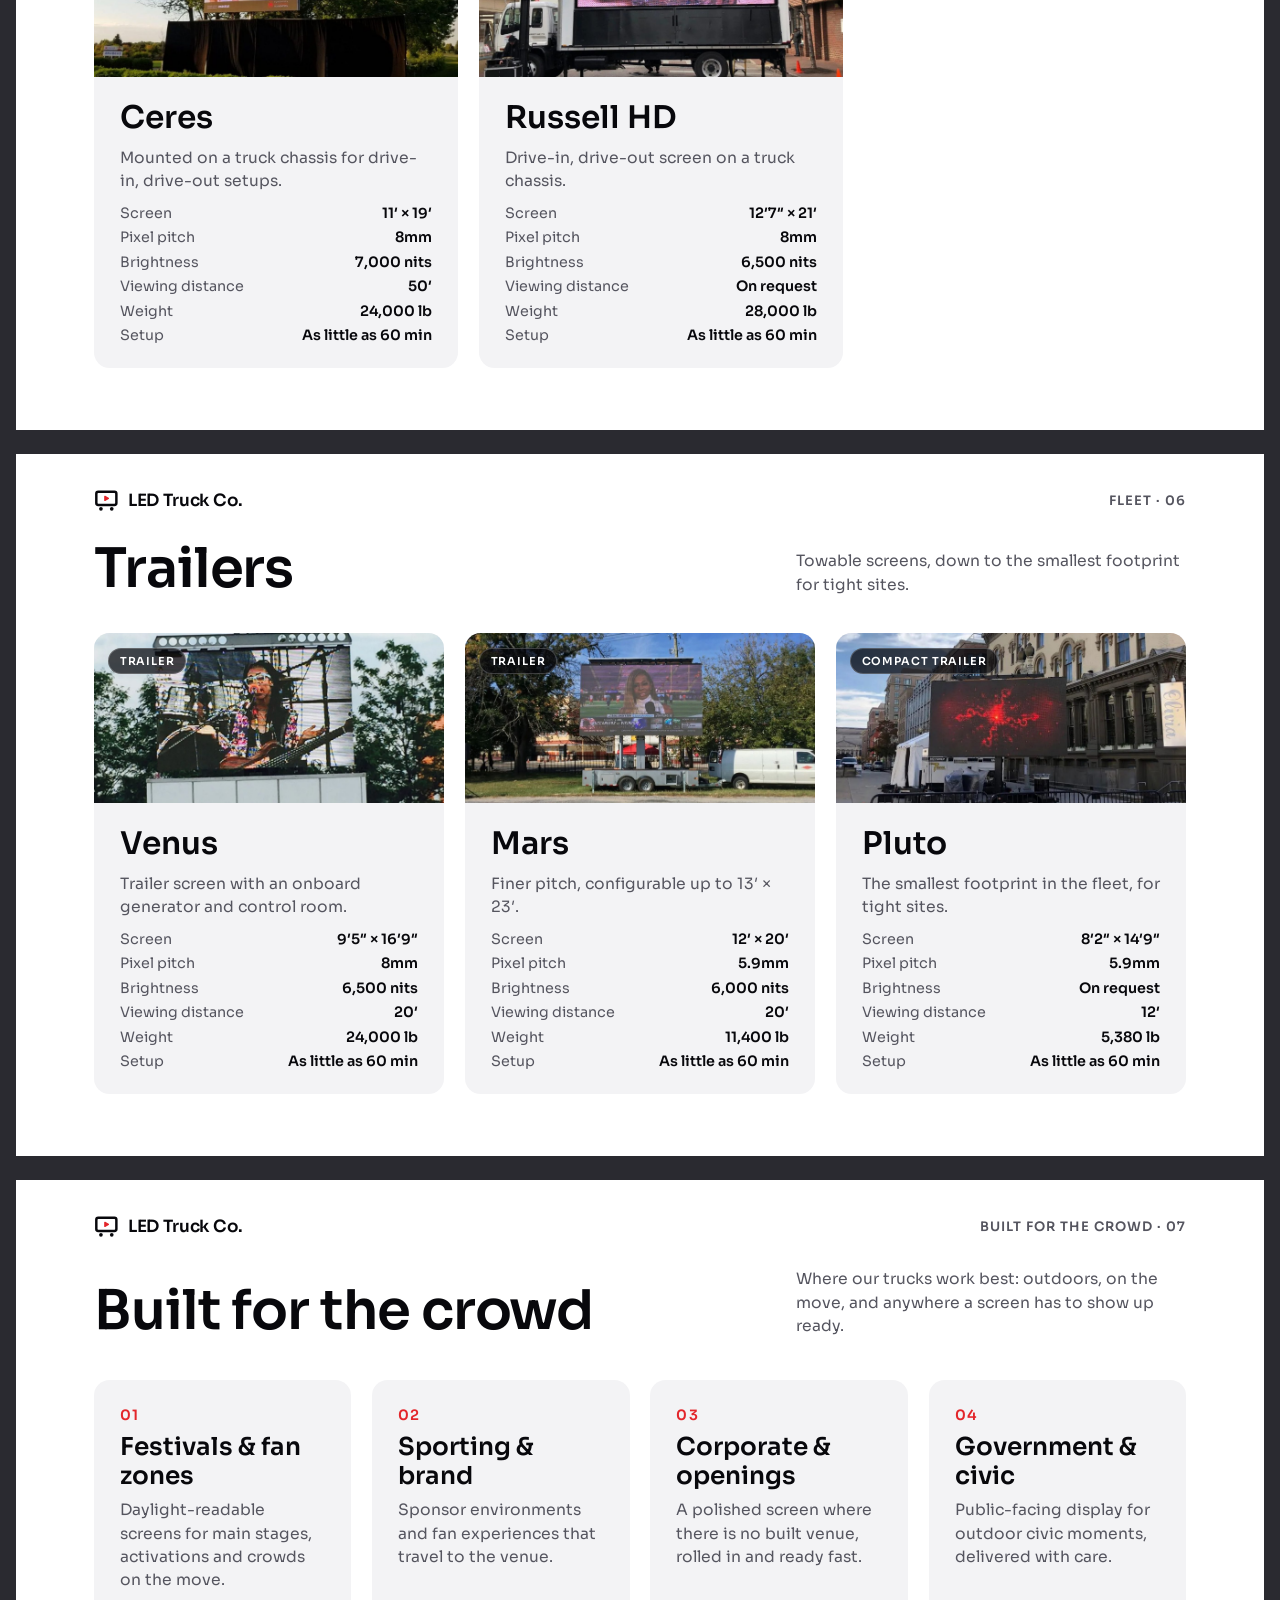
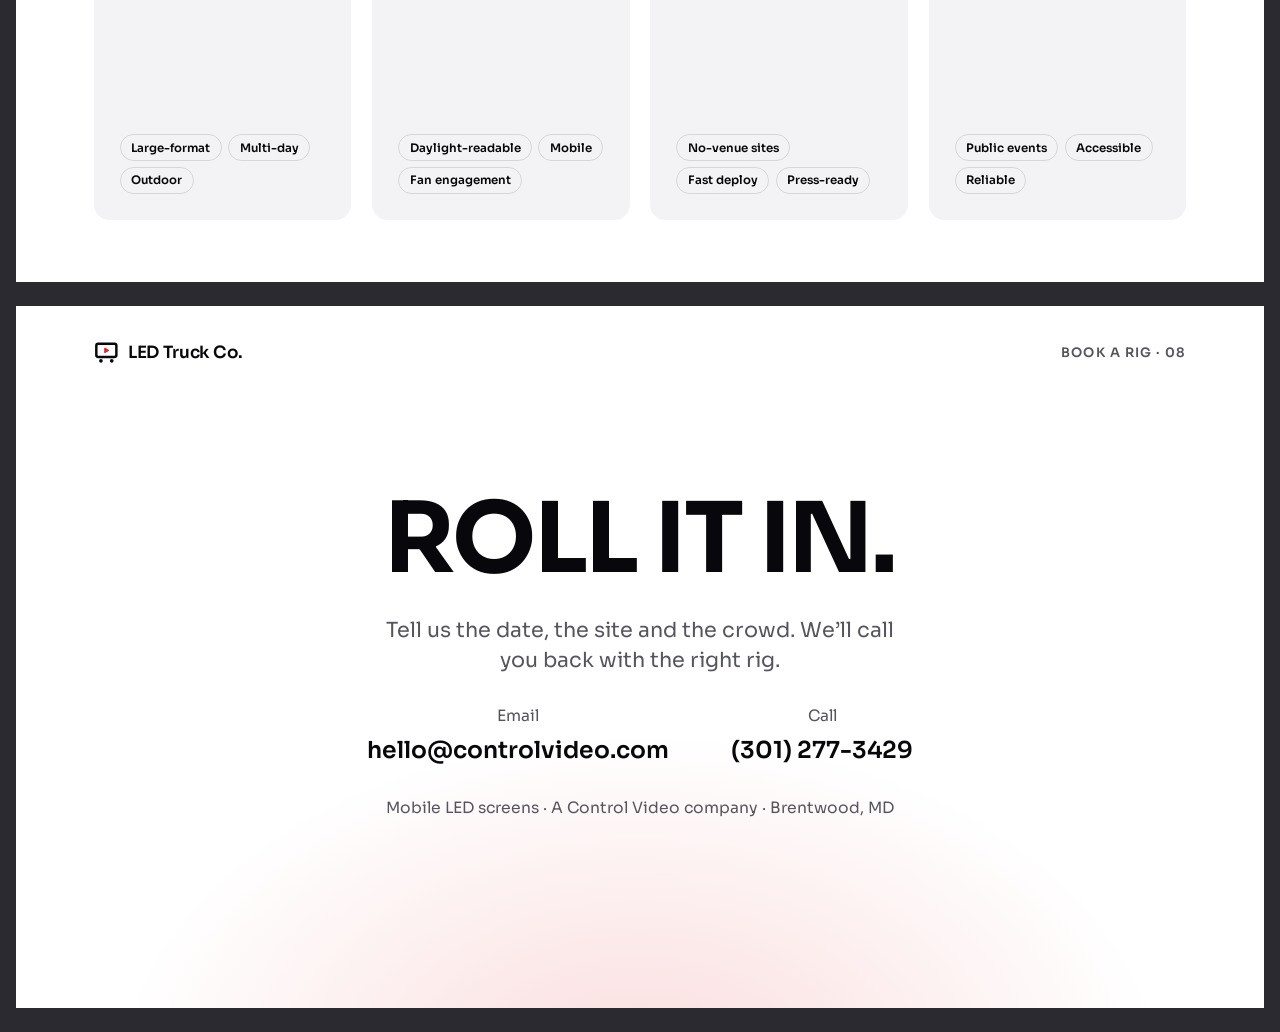
<file: decks/led-truck-co-fleet.html>
<!doctype html>
<html lang="en">
<head>
<meta charset="utf-8">
<meta name="viewport" content="width=device-width, initial-scale=1">
<meta name="robots" content="noindex, nofollow">
<title>LED Truck Co. — Fleet catalog</title>
<link rel="stylesheet" href="deck.css">
</head>
<body>
<main class="deck">

<!-- 1 Cover -->
<section class="slide light" style="padding:0;flex-direction:row">
  <div style="width:46%;padding:96px 0 96px 120px;display:flex;flex-direction:column;justify-content:space-between">
    <div class="bar" style="position:static"><span class="mark"><svg viewBox="0 0 32 32" aria-hidden="true"><rect x="3" y="5" width="26" height="17" rx="2.5" fill="none" stroke="currentColor" stroke-width="3.2"/><path d="M14.1 10.95 L18.6 13.5 L14.1 16.05 Z" fill="#E3262B" stroke="#E3262B" stroke-width="1.8" stroke-linejoin="round"/><circle cx="9" cy="27" r="2.4" fill="currentColor"/><circle cx="23" cy="27" r="2.4" fill="currentColor"/></svg>LED Truck Co.</span></div>
    <div style="display:flex;flex-direction:column;gap:40px">
      <span class="eyebrow">Fleet catalog</span>
      <h1 class="display" style="font-size:92px;white-space:nowrap">Screens that<br>come to you.</h1>
      <p class="lede">Daylight-readable LED trucks and trailers for sites with no screen, no stage and no time to spare. Rolled in, raised and run by our crew.</p>
    </div>
    <p class="body" style="font-size:20px">A Control Video company · Brentwood, MD · Serving North America</p>
  </div>
  <div style="flex:1;padding:48px 48px 48px 0"><div class="photo" style="height:100%"><img src="../assets/flagtruck.jpg" alt="LED truck showing an American flag in a park" style="object-position:center 55%"></div></div>
</section>

<!-- 2 Why -->
<section class="slide light">
  <div class="bar"><span class="mark"><svg viewBox="0 0 32 32" aria-hidden="true"><rect x="3" y="5" width="26" height="17" rx="2.5" fill="none" stroke="currentColor" stroke-width="3.2"/><path d="M14.1 10.95 L18.6 13.5 L14.1 16.05 Z" fill="#E3262B" stroke="#E3262B" stroke-width="1.8" stroke-linejoin="round"/><circle cx="9" cy="27" r="2.4" fill="currentColor"/><circle cx="23" cy="27" r="2.4" fill="currentColor"/></svg>LED Truck Co.</span><span>Why LED Truck Co. · 02</span></div>
  <div class="head"><h2 class="title">Eight rigs. One standard.</h2><p class="body">From a compact trailer to the largest tractor-trailer screen in North America, every rig arrives crewed and ready.</p></div>
  <div class="grid c3" style="margin-top:64px">
    <div class="card"><span class="num">01</span><h3 class="h3">Daylight-readable</h3><p class="body">Up to 7,000 nits, so the picture holds up in full sun, not just after dark.</p></div>
    <div class="card"><span class="num">02</span><h3 class="h3">Live in 60 minutes</h3><p class="body">Every rig sets up in as little as an hour. No stage, rigging or truss required.</p></div>
    <div class="card"><span class="num">03</span><h3 class="h3">Crewed by Control Video</h3><p class="body">The same senior crews who run Washington’s built rooms run every truck.</p></div>
  </div>
  <div class="row grow" style="margin-top:32px">
    <div class="photo" style="flex:1"><img src="../assets/festcrowd.jpg" alt="Festival crowd facing a main stage flanked by LED screens"><span class="tag">Festival · Main stage</span></div>
    <div class="photo" style="flex:1"><img src="../assets/trailer.jpg" alt="Trailer LED screen on the National Mall with the Capitol behind"><span class="tag">Civic · National Mall</span></div>
  </div>
</section>

<!-- 3 At a glance -->
<section class="slide light">
  <div class="bar"><span class="mark"><svg viewBox="0 0 32 32" aria-hidden="true"><rect x="3" y="5" width="26" height="17" rx="2.5" fill="none" stroke="currentColor" stroke-width="3.2"/><path d="M14.1 10.95 L18.6 13.5 L14.1 16.05 Z" fill="#E3262B" stroke="#E3262B" stroke-width="1.8" stroke-linejoin="round"/><circle cx="9" cy="27" r="2.4" fill="currentColor"/><circle cx="23" cy="27" r="2.4" fill="currentColor"/></svg>LED Truck Co.</span><span>Fleet at a glance · 03</span></div>
  <div class="head"><h2 class="title">The fleet at a glance</h2><p class="body">Every rig sets up in as little as 60 minutes. Specs below; detail on the pages that follow.</p></div>
  <table style="margin-top:56px">
    <thead><tr><th>Rig</th><th>Type</th><th>Screen</th><th>Pixel pitch</th><th>Brightness</th><th>Viewing distance</th><th>Weight</th></tr></thead>
    <tbody><tr><td>Jupiter</td><td class="type">Tractor-trailer</td><td>22′ × 42′</td><td>8mm</td><td>7,000 nits</td><td>35′</td><td>70,000 lb</td></tr><tr><td>Saturn</td><td class="type">Tractor-trailer</td><td>17′ × 32′</td><td>8mm</td><td>7,000 nits</td><td>35′</td><td>63,000 lb</td></tr><tr><td>Neptune</td><td class="type">Tractor-trailer</td><td>14′ × 24′</td><td>8mm</td><td>7,000 nits</td><td>50′</td><td>51,000 lb</td></tr><tr><td>Ceres</td><td class="type">Truck-mounted</td><td>11′ × 19′</td><td>8mm</td><td>7,000 nits</td><td>50′</td><td>24,000 lb</td></tr><tr><td>Russell HD</td><td class="type">Truck-mounted</td><td>12′7″ × 21′</td><td>8mm</td><td>6,500 nits</td><td>On request</td><td>28,000 lb</td></tr><tr><td>Venus</td><td class="type">Trailer</td><td>9′5″ × 16′9″</td><td>8mm</td><td>6,500 nits</td><td>20′</td><td>24,000 lb</td></tr><tr><td>Mars</td><td class="type">Trailer</td><td>12′ × 20′</td><td>5.9mm</td><td>6,000 nits</td><td>20′</td><td>11,400 lb</td></tr><tr><td>Pluto</td><td class="type">Compact trailer</td><td>8′2″ × 14′9″</td><td>5.9mm</td><td>On request</td><td>12′</td><td>5,380 lb</td></tr></tbody>
  </table>
</section>

<section class="slide light">
  <div class="bar"><span class="mark"><svg viewBox="0 0 32 32" aria-hidden="true"><rect x="3" y="5" width="26" height="17" rx="2.5" fill="none" stroke="currentColor" stroke-width="3.2"/><path d="M14.1 10.95 L18.6 13.5 L14.1 16.05 Z" fill="#E3262B" stroke="#E3262B" stroke-width="1.8" stroke-linejoin="round"/><circle cx="9" cy="27" r="2.4" fill="currentColor"/><circle cx="23" cy="27" r="2.4" fill="currentColor"/></svg>LED Truck Co.</span><span>Fleet · 04</span></div>
  <div class="head"><h2 class="title">Tractor-trailers</h2><p class="body">Our largest screens, for main stages and the biggest crowds.</p></div>
  <div class="grid c3 grow" style="margin-top:56px"><article class="card" style="padding:0;overflow:hidden;gap:0">
      <div class="photo" style="height:300px;border-radius:0"><img src="../assets/rig_jupiter.jpg" alt="Jupiter LED tractor-trailer screen"><span class="tag">Tractor-trailer</span></div>
      <div style="padding:36px 40px;display:flex;flex-direction:column;gap:16px;flex:1">
        <h3 class="h3" style="font-size:48px">Jupiter</h3><p class="body">The largest tractor-trailer mounted screen in North America.</p>
        <dl class="specs" style="margin-top:auto"><dt>Screen</dt><dd>22′ × 42′</dd><dt>Pixel pitch</dt><dd>8mm</dd><dt>Brightness</dt><dd>7,000 nits</dd><dt>Viewing distance</dt><dd>35′</dd><dt>Weight</dt><dd>70,000 lb</dd><dt>Setup</dt><dd>As little as 60 min</dd></dl>
      </div></article><article class="card" style="padding:0;overflow:hidden;gap:0">
      <div class="photo" style="height:300px;border-radius:0"><img src="../assets/rig_saturn.jpg" alt="Saturn LED tractor-trailer screen"><span class="tag">Tractor-trailer</span></div>
      <div style="padding:36px 40px;display:flex;flex-direction:column;gap:16px;flex:1">
        <h3 class="h3" style="font-size:48px">Saturn</h3><p class="body">Big-crowd screen with an onboard generator and control room.</p>
        <dl class="specs" style="margin-top:auto"><dt>Screen</dt><dd>17′ × 32′</dd><dt>Pixel pitch</dt><dd>8mm</dd><dt>Brightness</dt><dd>7,000 nits</dd><dt>Viewing distance</dt><dd>35′</dd><dt>Weight</dt><dd>63,000 lb</dd><dt>Setup</dt><dd>As little as 60 min</dd></dl>
      </div></article><article class="card" style="padding:0;overflow:hidden;gap:0">
      <div class="photo" style="height:300px;border-radius:0"><img src="../assets/rig_neptune.jpg" alt="Neptune LED tractor-trailer screen"><span class="tag">Tractor-trailer</span></div>
      <div style="padding:36px 40px;display:flex;flex-direction:column;gap:16px;flex:1">
        <h3 class="h3" style="font-size:48px">Neptune</h3><p class="body">Full-size screen with an onboard generator and control room.</p>
        <dl class="specs" style="margin-top:auto"><dt>Screen</dt><dd>14′ × 24′</dd><dt>Pixel pitch</dt><dd>8mm</dd><dt>Brightness</dt><dd>7,000 nits</dd><dt>Viewing distance</dt><dd>50′</dd><dt>Weight</dt><dd>51,000 lb</dd><dt>Setup</dt><dd>As little as 60 min</dd></dl>
      </div></article></div>
</section>
<section class="slide light">
  <div class="bar"><span class="mark"><svg viewBox="0 0 32 32" aria-hidden="true"><rect x="3" y="5" width="26" height="17" rx="2.5" fill="none" stroke="currentColor" stroke-width="3.2"/><path d="M14.1 10.95 L18.6 13.5 L14.1 16.05 Z" fill="#E3262B" stroke="#E3262B" stroke-width="1.8" stroke-linejoin="round"/><circle cx="9" cy="27" r="2.4" fill="currentColor"/><circle cx="23" cy="27" r="2.4" fill="currentColor"/></svg>LED Truck Co.</span><span>Fleet · 05</span></div>
  <div class="head"><h2 class="title">Truck-mounted</h2><p class="body">Drive-in, drive-out screens on a truck chassis.</p></div>
  <div class="grid c2 grow" style="margin-top:56px;grid-template-columns:repeat(2,minmax(0,560px));justify-content:start"><article class="card" style="padding:0;overflow:hidden;gap:0">
      <div class="photo" style="height:300px;border-radius:0"><img src="../assets/rig_ceres.jpg" alt="Ceres LED truck-mounted screen"><span class="tag">Truck-mounted</span></div>
      <div style="padding:36px 40px;display:flex;flex-direction:column;gap:16px;flex:1">
        <h3 class="h3" style="font-size:48px">Ceres</h3><p class="body">Mounted on a truck chassis for drive-in, drive-out setups.</p>
        <dl class="specs" style="margin-top:auto"><dt>Screen</dt><dd>11′ × 19′</dd><dt>Pixel pitch</dt><dd>8mm</dd><dt>Brightness</dt><dd>7,000 nits</dd><dt>Viewing distance</dt><dd>50′</dd><dt>Weight</dt><dd>24,000 lb</dd><dt>Setup</dt><dd>As little as 60 min</dd></dl>
      </div></article><article class="card" style="padding:0;overflow:hidden;gap:0">
      <div class="photo" style="height:300px;border-radius:0"><img src="../assets/rig_russell.jpg" alt="Russell HD LED truck-mounted screen"><span class="tag">Truck-mounted</span></div>
      <div style="padding:36px 40px;display:flex;flex-direction:column;gap:16px;flex:1">
        <h3 class="h3" style="font-size:48px">Russell HD</h3><p class="body">Drive-in, drive-out screen on a truck chassis.</p>
        <dl class="specs" style="margin-top:auto"><dt>Screen</dt><dd>12′7″ × 21′</dd><dt>Pixel pitch</dt><dd>8mm</dd><dt>Brightness</dt><dd>6,500 nits</dd><dt>Viewing distance</dt><dd>On request</dd><dt>Weight</dt><dd>28,000 lb</dd><dt>Setup</dt><dd>As little as 60 min</dd></dl>
      </div></article></div>
</section>
<section class="slide light">
  <div class="bar"><span class="mark"><svg viewBox="0 0 32 32" aria-hidden="true"><rect x="3" y="5" width="26" height="17" rx="2.5" fill="none" stroke="currentColor" stroke-width="3.2"/><path d="M14.1 10.95 L18.6 13.5 L14.1 16.05 Z" fill="#E3262B" stroke="#E3262B" stroke-width="1.8" stroke-linejoin="round"/><circle cx="9" cy="27" r="2.4" fill="currentColor"/><circle cx="23" cy="27" r="2.4" fill="currentColor"/></svg>LED Truck Co.</span><span>Fleet · 06</span></div>
  <div class="head"><h2 class="title">Trailers</h2><p class="body">Towable screens, down to the smallest footprint for tight sites.</p></div>
  <div class="grid c3 grow" style="margin-top:56px"><article class="card" style="padding:0;overflow:hidden;gap:0">
      <div class="photo" style="height:300px;border-radius:0"><img src="../assets/rig_venus.jpg" alt="Venus LED trailer screen"><span class="tag">Trailer</span></div>
      <div style="padding:36px 40px;display:flex;flex-direction:column;gap:16px;flex:1">
        <h3 class="h3" style="font-size:48px">Venus</h3><p class="body">Trailer screen with an onboard generator and control room.</p>
        <dl class="specs" style="margin-top:auto"><dt>Screen</dt><dd>9′5″ × 16′9″</dd><dt>Pixel pitch</dt><dd>8mm</dd><dt>Brightness</dt><dd>6,500 nits</dd><dt>Viewing distance</dt><dd>20′</dd><dt>Weight</dt><dd>24,000 lb</dd><dt>Setup</dt><dd>As little as 60 min</dd></dl>
      </div></article><article class="card" style="padding:0;overflow:hidden;gap:0">
      <div class="photo" style="height:300px;border-radius:0"><img src="../assets/rig_mars.jpg" alt="Mars LED trailer screen"><span class="tag">Trailer</span></div>
      <div style="padding:36px 40px;display:flex;flex-direction:column;gap:16px;flex:1">
        <h3 class="h3" style="font-size:48px">Mars</h3><p class="body">Finer pitch, configurable up to 13′ × 23′.</p>
        <dl class="specs" style="margin-top:auto"><dt>Screen</dt><dd>12′ × 20′</dd><dt>Pixel pitch</dt><dd>5.9mm</dd><dt>Brightness</dt><dd>6,000 nits</dd><dt>Viewing distance</dt><dd>20′</dd><dt>Weight</dt><dd>11,400 lb</dd><dt>Setup</dt><dd>As little as 60 min</dd></dl>
      </div></article><article class="card" style="padding:0;overflow:hidden;gap:0">
      <div class="photo" style="height:300px;border-radius:0"><img src="../assets/rig_pluto.jpg" alt="Pluto LED compact trailer screen"><span class="tag">Compact trailer</span></div>
      <div style="padding:36px 40px;display:flex;flex-direction:column;gap:16px;flex:1">
        <h3 class="h3" style="font-size:48px">Pluto</h3><p class="body">The smallest footprint in the fleet, for tight sites.</p>
        <dl class="specs" style="margin-top:auto"><dt>Screen</dt><dd>8′2″ × 14′9″</dd><dt>Pixel pitch</dt><dd>5.9mm</dd><dt>Brightness</dt><dd>On request</dd><dt>Viewing distance</dt><dd>12′</dd><dt>Weight</dt><dd>5,380 lb</dd><dt>Setup</dt><dd>As little as 60 min</dd></dl>
      </div></article></div>
</section>

<!-- 7 Uses -->
<section class="slide light">
  <div class="bar"><span class="mark"><svg viewBox="0 0 32 32" aria-hidden="true"><rect x="3" y="5" width="26" height="17" rx="2.5" fill="none" stroke="currentColor" stroke-width="3.2"/><path d="M14.1 10.95 L18.6 13.5 L14.1 16.05 Z" fill="#E3262B" stroke="#E3262B" stroke-width="1.8" stroke-linejoin="round"/><circle cx="9" cy="27" r="2.4" fill="currentColor"/><circle cx="23" cy="27" r="2.4" fill="currentColor"/></svg>LED Truck Co.</span><span>Built for the crowd · 07</span></div>
  <div class="head"><h2 class="title">Built for the crowd</h2><p class="body">Where our trucks work best: outdoors, on the move, and anywhere a screen has to show up ready.</p></div>
  <div class="grid c4 grow" style="margin-top:64px">
    <div class="card"><span class="num">01</span><h3 class="h3">Festivals &amp; fan zones</h3><p class="body">Daylight-readable screens for main stages, activations and crowds on the move.</p><ul class="chips"><li>Large-format</li><li>Multi-day</li><li>Outdoor</li></ul></div>
    <div class="card"><span class="num">02</span><h3 class="h3">Sporting &amp; brand</h3><p class="body">Sponsor environments and fan experiences that travel to the venue.</p><ul class="chips"><li>Daylight-readable</li><li>Mobile</li><li>Fan engagement</li></ul></div>
    <div class="card"><span class="num">03</span><h3 class="h3">Corporate &amp; openings</h3><p class="body">A polished screen where there is no built venue, rolled in and ready fast.</p><ul class="chips"><li>No-venue sites</li><li>Fast deploy</li><li>Press-ready</li></ul></div>
    <div class="card"><span class="num">04</span><h3 class="h3">Government &amp; civic</h3><p class="body">Public-facing display for outdoor civic moments, delivered with care.</p><ul class="chips"><li>Public events</li><li>Accessible</li><li>Reliable</li></ul></div>
  </div>
</section>

<!-- 8 Book -->
<section class="slide light glow" style="justify-content:center;align-items:center;text-align:center;gap:48px">
  <div class="bar"><span class="mark"><svg viewBox="0 0 32 32" aria-hidden="true"><rect x="3" y="5" width="26" height="17" rx="2.5" fill="none" stroke="currentColor" stroke-width="3.2"/><path d="M14.1 10.95 L18.6 13.5 L14.1 16.05 Z" fill="#E3262B" stroke="#E3262B" stroke-width="1.8" stroke-linejoin="round"/><circle cx="9" cy="27" r="2.4" fill="currentColor"/><circle cx="23" cy="27" r="2.4" fill="currentColor"/></svg>LED Truck Co.</span><span>Book a rig · 08</span></div>
  <h2 class="display" style="font-size:150px">Roll it in.</h2>
  <p class="lede" style="max-width:36ch">Tell us the date, the site and the crowd. We’ll call you back with the right rig.</p>
  <div class="row" style="gap:96px;justify-content:center">
    <p class="contact"><span>Email</span>hello@controlvideo.com</p>
    <p class="contact"><span>Call</span>(301) 277-3429</p>
  </div>
  <p class="body">Mobile LED screens · A Control Video company · Brentwood, MD</p>
</section>

</main>
<script>
(function () {
  function fit() {
    var w = Math.min(1, (document.documentElement.clientWidth - 32) / 1920);
    document.querySelectorAll('.slide').forEach(function (s) { s.style.zoom = w; });
  }
  if (!window.matchMedia('print').matches) { fit(); window.addEventListener('resize', fit); }
  window.addEventListener('beforeprint', function () { document.querySelectorAll('.slide').forEach(function (s) { s.style.zoom = 1; }); });
})();
</script>
</body>
</html>
</file>
<file: assets/site.css>
/* Shared styles for Control Video (dark, default) and LED Truck Co. (body.light).
   Desktop values match the original 1440px designs; everything scales down to 375px phones. */

@font-face{font-family:'Sora';src:url('sora-latin-wght-normal.woff2') format('woff2');font-weight:100 800;font-display:swap}

:root{
  --bg:#08080C; --panel:#121218; --fg:#FFFFFF; --muted:#A6A6B0; --soft:#D6D6DD;
  --line:rgba(255,255,255,0.1); --line-strong:rgba(255,255,255,0.2); --ghost:rgba(255,255,255,0.5);
  --card-line:rgba(255,255,255,0.08); --chip:rgba(255,255,255,0.04);
  --red:#E3262B; --red-hover:#C81F24;
  --font:Sora, system-ui, -apple-system, 'Segoe UI', sans-serif;
  --gutter:clamp(16px, 4.45vw, 64px);
  --section:clamp(64px, 8.4vw, 120px);
  --gap:24px;
  color-scheme:dark;
}
body.light{
  --bg:#FFFFFF; --panel:#F3F3F5; --fg:#08080C; --muted:#55555F; --soft:#55555F;
  --line:rgba(8,8,12,0.1); --line-strong:rgba(8,8,12,0.2); --ghost:rgba(8,8,12,0.4);
  --card-line:rgba(8,8,12,0.08); --chip:#F3F3F5;
  color-scheme:light;
}

*,*::before,*::after{box-sizing:border-box}
[hidden]{display:none!important}
html{-webkit-text-size-adjust:100%;scroll-behavior:smooth}
@media (prefers-reduced-motion:reduce){html{scroll-behavior:auto}}
body{margin:0;background:var(--bg);color:var(--fg);font-family:var(--font);font-size:16px;line-height:1.6;overflow-x:hidden}
img{max-width:100%;display:block}
a{color:inherit;text-decoration:none}
a:focus-visible,button:focus-visible{outline:2px solid var(--red);outline-offset:3px}
h1,h2,h3,p,figure,blockquote{margin:0}
.visually-hidden{position:absolute!important;width:1px;height:1px;overflow:hidden;clip:rect(0 0 0 0);white-space:nowrap}
.skip{position:absolute;left:16px;top:-60px;z-index:100;padding:10px 16px;background:var(--red);color:#fff;border-radius:999px;font-weight:600}
.skip:focus{top:12px}

.wrap{width:100%;max-width:1440px;margin-inline:auto;padding-inline:var(--gutter)}

/* ---------- Header ---------- */
.site-header{position:relative;z-index:20;border-bottom:1px solid var(--line)}
.site-header.over{position:absolute;top:0;left:0;right:0;border-bottom:0;color:#fff}
.site-header .wrap{height:clamp(72px, 7vw, 104px);display:flex;align-items:center;justify-content:flex-start;gap:16px}
.site-header .nav,.site-header .menu-toggle{margin-left:auto}
.site-header.over .wrap{height:clamp(72px, 6.7vw, 96px)}
.brand{display:flex;align-items:center;gap:14px;flex-shrink:0}
.brand svg{width:clamp(34px, 3vw, 44px);height:auto}
.brand span{font-size:clamp(20px, 2vw, 28px);font-weight:600;letter-spacing:-0.02em;white-space:nowrap}
.nav{display:flex;align-items:center;gap:36px;font-size:15px;font-weight:500}
.nav a[aria-current="page"]{text-decoration:underline;text-underline-offset:8px;text-decoration-thickness:2px;text-decoration-color:var(--red)}
.nav a:not(.btn):hover{color:var(--muted)}
.menu-toggle{display:none;width:44px;height:44px;border-radius:999px;border:1px solid var(--ghost);background:transparent;color:inherit;cursor:pointer;align-items:center;justify-content:center;padding:0}
.menu-toggle svg{width:20px;height:20px}
@media (max-width:760px){
  .menu-toggle{display:inline-flex}
  .nav{display:none;position:absolute;top:100%;left:var(--gutter);right:var(--gutter);flex-direction:column;align-items:stretch;gap:0;padding:8px 20px 20px;background:var(--panel);border:1px solid var(--line);border-radius:16px;color:var(--fg);box-shadow:0 16px 40px rgba(0,0,0,0.35)}
  body.light .nav{box-shadow:0 16px 40px rgba(8,8,12,0.12)}
  .nav.open{display:flex}
  .nav a:not(.btn){padding:14px 0;border-bottom:1px solid var(--line);font-size:17px}
  .nav .btn{margin-top:16px;justify-content:center}
}

/* ---------- Buttons ---------- */
.btn{height:52px;padding:0 26px;display:inline-flex;align-items:center;justify-content:center;border-radius:999px;font-size:14px;font-weight:600;letter-spacing:0.04em;text-transform:uppercase;white-space:nowrap;transition:background-color .15s,border-color .15s}
.btn-sm{height:44px;padding:0 22px;font-size:13px}
.btn-primary{background:var(--red);color:#fff}
.btn-primary:hover{background:var(--red-hover)}
.btn-ghost{border:1px solid var(--ghost)}
.btn-ghost:hover{border-color:var(--fg)}
/* Solid secondary button (hero "See the work" / "See the fleet") */
.btn-solid{background:var(--fg);color:var(--bg)}
.btn-solid:hover{background:var(--soft)}
.hero .btn-solid{background:#fff;color:#08080C}
.hero .btn-solid:hover{background:#D6D6DD}
.over .btn-ghost,.hero .btn-ghost{border-color:rgba(255,255,255,0.5);color:#fff}
.btn-row{display:flex;flex-wrap:wrap;gap:12px}
.link-arrow{font-size:13px;font-weight:600;letter-spacing:0.06em;text-transform:uppercase}
.link-arrow:hover{color:var(--red)}

/* ---------- Type ---------- */
.display{font-size:clamp(48px, 7.8vw, 112px);line-height:0.95;letter-spacing:-0.02em;font-weight:700;text-transform:uppercase;overflow-wrap:break-word}
.display.sm{font-size:clamp(44px, 6.7vw, 96px)}
.title{font-size:clamp(34px, 4.45vw, 64px);line-height:1.02;letter-spacing:-0.02em;font-weight:600}
.subtitle{font-size:clamp(28px, 3.3vw, 48px);line-height:1.05;letter-spacing:-0.02em;font-weight:600}
.h3{font-size:clamp(21px, 1.8vw, 26px);line-height:1.2;font-weight:600}
.lede{font-size:clamp(16px, 1.25vw, 18px);line-height:1.6;color:var(--soft)}
.muted{color:var(--muted)}
.num{font-size:13px;font-weight:600;letter-spacing:0.08em;color:var(--red)}
.eyebrow{font-size:12px;font-weight:600;letter-spacing:0.08em;text-transform:uppercase;color:var(--red)}

/* ---------- Hero (image behind, header over it) ---------- */
.hero{position:relative;min-height:clamp(620px, 61vw, 880px);display:flex;flex-direction:column;justify-content:flex-end;overflow:hidden;color:#fff}
.hero.short{min-height:clamp(520px, 44.5vw, 640px)}
.hero>img{position:absolute;inset:0;width:100%;height:100%;object-fit:cover}
.hero .shade{position:absolute;inset:0;background:linear-gradient(180deg, rgba(8,8,12,0.7) 0%, rgba(8,8,12,0.25) 30%, rgba(8,8,12,0.4) 55%, rgba(8,8,12,1) 100%)}
.hero-body{position:relative;padding-block:120px clamp(48px, 6vw, 88px);display:flex;justify-content:space-between;align-items:flex-end;gap:clamp(28px, 4.45vw, 64px)}
.hero-body .side{width:420px;max-width:100%;display:flex;flex-direction:column;gap:28px;margin-bottom:10px}
.hero .lede{color:#D6D6DD}

/* Rounded lead image under the intro (both home pages) */
.media.lead-img{height:clamp(280px, 43vw, 620px);border-radius:24px;margin:clamp(32px, 3.3vw, 48px) 0 0}
.lead-img .tag{top:24px;left:24px}
.lead-section{padding-bottom:clamp(40px, 5vw, 72px)}

/* Plain intro (no background image) */
.intro{padding-block:clamp(40px, 5vw, 72px) 0;display:flex;justify-content:space-between;align-items:flex-end;gap:clamp(28px, 4.45vw, 64px)}
.intro .side{width:420px;max-width:100%;display:flex;flex-direction:column;gap:28px;margin-bottom:10px}

/* ---------- Sections ---------- */
.sec{padding-block:var(--section)}
.sec.flush-top{padding-top:0}
.sec.alt{background:var(--panel)}
.sec>.wrap{display:flex;flex-direction:column;gap:clamp(36px, 3.9vw, 56px)}
.sec-head{display:flex;justify-content:space-between;align-items:flex-end;gap:clamp(20px, 4.45vw, 64px)}
.sec-head>p{width:420px;max-width:100%;flex-shrink:0;color:var(--muted)}
.center{align-self:center}

@media (max-width:900px){
  .hero-body,.intro,.sec-head{flex-direction:column;align-items:flex-start}
  .hero-body .side,.intro .side,.sec-head>p{width:auto;margin-bottom:0}
}

/* ---------- Grids ---------- */
.grid{display:grid;gap:var(--gap)}
.cols-2{grid-template-columns:repeat(2, minmax(0, 1fr))}
.cols-3{grid-template-columns:repeat(3, minmax(0, 1fr))}
.cols-4{grid-template-columns:repeat(4, minmax(0, 1fr))}
.grid.cards{row-gap:48px}
.split{display:grid;grid-template-columns:7fr 5fr;gap:var(--gap)}
.split-rev{display:grid;grid-template-columns:5fr 7fr;gap:var(--gap)}
.split-even{display:grid;grid-template-columns:1fr 1fr;gap:var(--gap)}
@media (max-width:1100px){
  .cols-4{grid-template-columns:repeat(2, minmax(0, 1fr))}
}
@media (max-width:900px){
  .cols-3{grid-template-columns:repeat(2, minmax(0, 1fr))}
  .split,.split-rev,.split-even{grid-template-columns:1fr}
}
@media (max-width:600px){
  .cols-2,.cols-3,.cols-4{grid-template-columns:1fr}
  .grid.cards{row-gap:36px}
}

/* ---------- Cards, media, tags ---------- */
.card{display:flex;flex-direction:column;gap:14px}
.card .desc{color:var(--muted)}
a.card:hover .h3{text-decoration:underline;text-decoration-color:var(--red);text-underline-offset:6px;text-decoration-thickness:2px}
.media{position:relative;border-radius:16px;overflow:hidden;margin-bottom:6px}
.media img{width:100%;height:100%;object-fit:cover}
.ratio-tall{aspect-ratio:16/19}   /* ~ 440px tall at 3-up desktop */
.ratio-photo{aspect-ratio:4/3}
.ratio-wide{aspect-ratio:16/9}
.ratio-port{aspect-ratio:3/4}
.fill{height:100%;min-height:320px}
@media (max-width:600px){.ratio-tall{aspect-ratio:4/3}}
.tag{position:absolute;top:16px;left:16px;padding:6px 12px;border-radius:999px;background:rgba(8,8,12,0.72);border:1px solid rgba(255,255,255,0.18);color:#fff;font-size:11px;font-weight:600;letter-spacing:0.08em;text-transform:uppercase}
.chip{padding:8px 14px;border-radius:999px;background:var(--chip);border:1px solid var(--line);font-size:12px;font-weight:600;letter-spacing:0.04em}
.chips{display:flex;flex-wrap:wrap;gap:8px}

/* ---------- Panels ---------- */
.panel{padding:clamp(24px, 2.2vw, 32px);background:var(--panel);border-radius:16px;display:flex;flex-direction:column;gap:12px}
.sec.alt .panel{background:var(--bg)}
.panel.bordered{border:1px solid var(--card-line)}
.panel.lg{padding:clamp(24px, 3.9vw, 56px);border-radius:24px;gap:clamp(32px, 3.3vw, 48px)}
.stack{display:flex;flex-direction:column;gap:16px}
.stack>.panel{flex-grow:1}
.panel p{color:var(--muted)}

/* ---------- Row lists (event types etc.) ---------- */
.rows{display:flex;flex-direction:column;border-top:1px solid var(--line)}
.row{padding:32px 0;border-bottom:1px solid var(--line);display:grid;grid-template-columns:6fr 5fr auto;gap:var(--gap);align-items:center}
.row .row-title{font-size:clamp(26px, 2.8vw, 40px);line-height:1.1;letter-spacing:-0.015em;font-weight:600}
.row .row-desc{color:var(--muted)}
.row .arrow{font-size:22px;transition:transform .15s}
a.row:hover .arrow{transform:translateX(4px);color:var(--red)}
@media (max-width:760px){
  .row{grid-template-columns:1fr auto;gap:8px 16px;padding:24px 0}
  .row .row-desc{grid-column:1;grid-row:2}
  .row .arrow{grid-column:2;grid-row:1 / span 2}
}

/* ---------- Venue marquee + list ---------- */
.marquee{display:flex;flex-direction:column;gap:16px;margin-inline:calc(-1 * clamp(24px, 3.9vw, 56px));overflow:hidden}
.marquee-track{display:flex;gap:16px;width:max-content;animation:cvscroll 70s linear infinite}
.marquee-track.rev{animation-direction:reverse}
.marquee-track span{flex-shrink:0;height:clamp(64px, 6vw, 88px);padding:0 clamp(24px, 2.5vw, 36px);border-radius:12px;background:var(--chip);border:1px solid var(--line);display:flex;align-items:center;font-weight:600;color:var(--soft);white-space:nowrap}
@keyframes cvscroll{from{transform:translateX(0)}to{transform:translateX(-50%)}}
@media (prefers-reduced-motion:reduce){.marquee-track{animation:none}}
.venues{display:grid;grid-template-columns:repeat(4, minmax(0, 1fr));gap:32px;align-items:start}
.venues ul{list-style:none;margin:0;padding:0}
.venues h3{padding-bottom:14px;border-bottom:1px solid var(--line-strong)}
.venues li{padding:14px 0;border-bottom:1px solid var(--card-line);font-size:clamp(17px, 1.4vw, 20px);line-height:1.3;font-weight:600}
@media (max-width:1100px){.venues{grid-template-columns:repeat(2, minmax(0, 1fr))}}
@media (max-width:600px){.venues{grid-template-columns:1fr}}

/* ---------- Spec tables / definition lists ---------- */
.specs{display:grid;grid-template-columns:auto 1fr;gap:10px 24px;margin:0;font-size:15px}
.specs dt{color:var(--muted)}
.specs dd{margin:0;font-weight:600}

/* ---------- Filters ---------- */
.filters{display:flex;flex-wrap:wrap;gap:10px}
.filters button{height:44px;padding:0 20px;border-radius:999px;border:1px solid var(--line-strong);background:transparent;color:var(--fg);font:600 13px var(--font);letter-spacing:0.04em;text-transform:uppercase;cursor:pointer}
.filters button:hover{border-color:var(--fg)}
.filters button[aria-pressed="true"]{background:var(--fg);border-color:var(--fg);color:var(--bg)}
[data-cat][hidden]{display:none!important}
.filter-status{font-size:14px;color:var(--muted)}

/* A white section inside the dark site (Work grid) */
.sec.paper{--bg:#FFFFFF;--panel:#F3F3F5;--fg:#08080C;--muted:#55555F;--soft:#55555F;--line:rgba(8,8,12,0.1);--line-strong:rgba(8,8,12,0.25);--ghost:rgba(8,8,12,0.4);--card-line:rgba(8,8,12,0.08);background:#fff;color:#08080C}

/* ---------- Quote ---------- */
.quote{max-width:960px;margin-inline:auto;width:100%;padding:clamp(32px, 3.9vw, 56px) clamp(24px, 4.45vw, 64px);background:var(--panel);border:1px solid var(--line);border-radius:16px;display:flex;flex-direction:column;gap:28px}
.quote blockquote{font-size:clamp(24px, 2.5vw, 36px);line-height:1.3;letter-spacing:-0.01em;font-weight:500}
.quote figcaption{font-size:14px;color:var(--muted)}

/* ---------- Closing CTA ---------- */
.cta{padding-block:var(--section);background:radial-gradient(ellipse 60% 70% at 50% 100%, rgba(227,38,43,0.22) 0%, rgba(8,8,12,0) 70%)}
body.light .cta{background:radial-gradient(ellipse 60% 70% at 50% 100%, rgba(227,38,43,0.14) 0%, rgba(255,255,255,0) 70%)}
.cta .wrap{display:flex;flex-direction:column;align-items:center;gap:28px;text-align:center}
.cta h2{font-size:clamp(44px, 6.7vw, 96px);line-height:0.98;letter-spacing:-0.02em;font-weight:700;text-transform:uppercase}
.cta .btn-row{justify-content:center;margin-top:8px}

/* ---------- Footer ---------- */
.site-footer{border-top:1px solid var(--line);padding-block:56px 40px}
.site-footer .wrap{display:flex;flex-direction:column;gap:48px}
.footer-top{display:flex;justify-content:space-between;align-items:flex-start;gap:48px;flex-wrap:wrap}
.footer-brand{display:flex;flex-direction:column;gap:14px}
.footer-brand .brand svg{width:40px}
.footer-brand .brand span{font-size:26px}
.footer-links{display:flex;gap:clamp(40px, 5.5vw, 80px);font-size:15px;flex-wrap:wrap}
.footer-links div{display:flex;flex-direction:column;gap:12px}
.footer-links a:hover{color:var(--muted)}
.fine{font-size:13px;color:var(--muted)}

/* ---------- "Let's talk" full-screen form (built by site.js) ---------- */
.talk{position:fixed;inset:0;width:100%;height:100%;max-width:none;max-height:none;margin:0;padding:0;border:0;background:var(--bg);color:var(--fg);overflow:auto;overscroll-behavior:contain}
.talk::backdrop{background:rgba(8,8,12,0.6)}
.talk[open]{animation:talkin .22s ease-out}
@keyframes talkin{from{opacity:0;transform:translateY(12px)}to{opacity:1;transform:none}}
@media (prefers-reduced-motion:reduce){.talk[open]{animation:none}}
html.talk-open{overflow:hidden}
.talk-bar{position:sticky;top:0;z-index:2;background:var(--bg);border-bottom:1px solid var(--line)}
.talk-bar .wrap{height:72px;display:flex;align-items:center;justify-content:space-between;gap:16px}
.talk-close{width:48px;height:48px;border-radius:999px;border:1px solid var(--ghost);background:transparent;color:inherit;cursor:pointer;display:inline-flex;align-items:center;justify-content:center}
.talk-close:hover{border-color:var(--fg)}
.talk-body{display:grid;grid-template-columns:4fr 8fr;gap:clamp(32px, 5vw, 80px);padding-block:clamp(32px, 4vw, 64px) 96px}
.talk-aside{display:flex;flex-direction:column;gap:24px;align-self:start;position:sticky;top:112px}
.talk-aside h2{font-size:clamp(40px, 5vw, 72px);line-height:0.95;letter-spacing:-0.02em;font-weight:700;text-transform:uppercase}
.talk-aside .alt{display:flex;flex-direction:column;gap:6px;font-size:15px;color:var(--muted)}
.talk-aside .alt a{color:var(--fg);font-weight:600}
@media (max-width:900px){.talk-body{grid-template-columns:1fr}.talk-aside{position:static}}

.talk-form{display:flex;flex-direction:column;gap:24px;min-width:0;max-width:760px}
.talk-form .field.full{gap:10px}
.talk-form fieldset{border:0;margin:0;padding:0;display:flex;flex-direction:column;gap:18px;min-width:0}
.talk-form legend{padding:0;margin-bottom:18px;font-size:clamp(20px, 1.8vw, 24px);font-weight:600;display:flex;gap:12px;align-items:baseline}
.talk-form legend .num{font-size:13px}
.fields{display:grid;grid-template-columns:1fr 1fr;gap:18px}
.fields .full{grid-column:1 / -1}
@media (max-width:600px){.fields{grid-template-columns:1fr}}
.field{display:flex;flex-direction:column;gap:8px;min-width:0}
.field label,.field .label{font-size:14px;font-weight:600}
.field .hint{font-size:13px;color:var(--muted);font-weight:400}
.req{color:var(--red)}
.talk input[type=text],.talk input[type=email],.talk input[type=tel],.talk input[type=date],.talk input[type=number],.talk select,.talk textarea{width:100%;min-height:52px;padding:12px 16px;border-radius:12px;border:1px solid var(--line-strong);background:var(--panel);color:var(--fg);font:400 16px/1.5 var(--font)}
.talk textarea{min-height:140px;resize:vertical}
.talk select{appearance:none;background-image:linear-gradient(45deg,transparent 50%,currentColor 50%),linear-gradient(135deg,currentColor 50%,transparent 50%);background-position:calc(100% - 22px) 50%,calc(100% - 16px) 50%;background-size:6px 6px;background-repeat:no-repeat;padding-right:44px}
.talk input:focus-visible,.talk select:focus-visible,.talk textarea:focus-visible{outline:2px solid var(--red);outline-offset:1px;border-color:transparent}
.talk [aria-invalid="true"]{border-color:var(--red)}
.talk input[type=date]{color-scheme:inherit}
.checks{display:flex;flex-wrap:wrap;gap:10px}
.checks label{position:relative;display:inline-flex;align-items:center;min-height:44px;padding:0 18px;border-radius:999px;border:1px solid var(--line-strong);font-size:14px;font-weight:600;cursor:pointer;user-select:none}
.checks input{position:absolute;opacity:0;pointer-events:none}
.checks label:has(input:checked){background:var(--fg);color:var(--bg);border-color:var(--fg)}
.checks label:has(input:focus-visible){outline:2px solid var(--red);outline-offset:3px}

.drop{position:relative;display:flex;flex-direction:column;align-items:center;justify-content:center;gap:6px;min-height:112px;padding:20px;border:1.5px dashed var(--ghost);border-radius:16px;text-align:center;background:var(--panel);transition:border-color .15s,background-color .15s}
.drop.over{border-color:var(--red);background:color-mix(in srgb, var(--red) 8%, var(--panel))}
.drop svg{width:26px;height:26px;color:var(--red)}
.drop strong{font-size:17px}
.drop input{position:absolute;inset:0;opacity:0;cursor:pointer;width:100%;height:100%}
.drop:has(input:focus-visible){outline:2px solid var(--red);outline-offset:3px}
.file-list{list-style:none;margin:0;padding:0;display:flex;flex-direction:column;gap:8px}
.file-list li{display:flex;align-items:center;gap:12px;padding:10px 10px 10px 16px;border:1px solid var(--line);border-radius:12px;font-size:14px}
.file-list .fname{flex:1;min-width:0;overflow:hidden;text-overflow:ellipsis;white-space:nowrap;font-weight:600}
.file-list .fsize{color:var(--muted);white-space:nowrap}
.file-list .fstate{font-size:13px;white-space:nowrap}
.file-list .fstate.err{color:var(--red)}
.file-list button{width:40px;height:40px;flex-shrink:0;border-radius:999px;border:0;background:transparent;color:inherit;cursor:pointer;font-size:20px;line-height:1}
.file-list button:hover{background:var(--chip)}

.check-row{display:flex;flex-wrap:wrap;align-items:flex-end;gap:18px}
.check-row .field{width:220px}
.hp{position:absolute!important;left:-10000px;width:1px;height:1px;overflow:hidden}
.form-error{padding:14px 18px;border-radius:12px;border:1px solid var(--red);color:var(--fg);background:color-mix(in srgb, var(--red) 10%, transparent);font-size:15px}
.talk .btn[disabled]{opacity:.6;cursor:progress}
.submit-row{display:flex;flex-wrap:wrap;align-items:flex-end;gap:16px;padding-top:8px;border-top:1px solid var(--line)}
.submit-row .quick{width:200px}
.submit-row .btn{flex-shrink:0}
@media (max-width:600px){.submit-row .quick{flex:1 1 150px;width:auto}}
.submit-row .fine{max-width:44ch}
.talk-done{display:flex;flex-direction:column;align-items:flex-start;gap:20px;padding-block:24px}
.talk-done h3{font-size:clamp(32px, 4vw, 56px);line-height:1;letter-spacing:-0.02em;font-weight:700;text-transform:uppercase}

.linkish{padding:0;border:0;background:none;color:var(--fg);font:600 15px var(--font);text-align:left;cursor:pointer}
.linkish:hover{color:var(--red)}

/* ---------- "5 things" bot ---------- */
.bot{position:fixed;inset:0;width:100%;height:100%;max-width:none;max-height:none;margin:0;padding:0;border:0;background:var(--bg);color:var(--fg);overflow:hidden;overscroll-behavior:contain;--col:max(20px, calc((100% - 760px) / 2))}
.bot::backdrop{background:rgba(8,8,12,0.6)}
.bot[open]{display:flex;flex-direction:column;animation:talkin .22s ease-out}
@media (prefers-reduced-motion:reduce){.bot[open]{animation:none}}
html.bot-open{overflow:hidden}
.bot-head{display:flex;align-items:center;gap:8px;min-height:72px;padding:12px var(--col);border-bottom:1px solid var(--line)}
.bot-head div{flex:1;min-width:0;display:flex;flex-direction:column}
.bot-head strong{font-size:clamp(18px, 1.8vw, 24px)}
.bot-head span{font-size:15px;color:var(--muted)}
.bot-head button{width:48px;height:48px;border:1px solid var(--ghost);border-radius:999px;background:transparent;color:inherit;cursor:pointer;display:inline-flex;align-items:center;justify-content:center}
.bot-head button:hover{background:var(--chip)}
.bot-head svg{width:18px;height:18px}
.bot-head .bot-message{width:auto;padding:0 16px;font:600 13px var(--font);letter-spacing:0.04em;text-transform:uppercase}
@media (max-width:600px){.bot-head .bot-message{display:none}.bot-head span{display:none}.bot-head .long{display:none}}
@media (min-width:601px){.bot-head .short{display:none}}
.bot-head strong span{display:inline;font-size:inherit;color:inherit}
.bot-log{flex:1;overflow-y:auto;padding:32px var(--col);display:flex;flex-direction:column;gap:10px;overscroll-behavior:contain}
.msg{max-width:min(88%, 640px);padding:14px 20px;border-radius:22px;font-size:clamp(20px, 1.7vw, 23px);line-height:1.5;white-space:pre-line;overflow-wrap:anywhere}
.msg.from-bot{align-self:flex-start;background:var(--panel);border-bottom-left-radius:6px}
.msg.from-me{align-self:flex-end;background:var(--red);color:#fff;border-bottom-right-radius:6px}
.msg.typing{display:flex;gap:5px;padding:15px}
.msg.typing span{width:8px;height:8px;border-radius:50%;background:var(--muted);animation:blink 1s infinite}
.msg.typing span:nth-child(2){animation-delay:.15s}.msg.typing span:nth-child(3){animation-delay:.3s}
@keyframes blink{0%,80%,100%{opacity:.25}40%{opacity:1}}
.bot-summary{display:grid;grid-template-columns:auto 1fr;gap:8px 16px;margin:0;font-size:clamp(17px, 1.3vw, 19px);white-space:normal}
.bot-summary dt{color:var(--muted)}
.bot-summary dd{margin:0;font-weight:600}
.bot-chips{display:flex;flex-wrap:wrap;gap:8px;padding:0 var(--col) 14px}
.bot-chips:empty{display:none}
.chip-btn{min-height:50px;padding:0 20px;border-radius:999px;border:1px solid var(--line-strong);background:transparent;color:var(--fg);font:600 clamp(17px, 1.3vw, 18px) var(--font);cursor:pointer}
.chip-btn:hover{border-color:var(--fg)}
a.chip-btn{display:inline-flex;align-items:center;text-decoration:none}
.chip-btn.primary{background:var(--red);border-color:var(--red);color:#fff}
.chip-btn.ghost{border-color:transparent;color:var(--muted)}
.chip-btn[aria-pressed="true"]{background:var(--fg);border-color:var(--fg);color:var(--bg)}
.bot-entry{display:flex;gap:8px;padding:14px var(--col) max(14px, env(safe-area-inset-bottom));border-top:1px solid var(--line)}
.bot-entry input{flex:1;min-width:0;height:56px;padding:0 20px;border-radius:999px;border:1px solid var(--line-strong);background:var(--panel);color:var(--fg);font:400 clamp(18px, 1.4vw, 20px) var(--font)}
.bot-entry input:focus-visible{outline:2px solid var(--red);outline-offset:1px;border-color:transparent}
.bot-send{width:56px;height:56px;flex-shrink:0;border:0;border-radius:999px;background:var(--red);color:#fff;cursor:pointer;display:inline-flex;align-items:center;justify-content:center}
.bot-send svg{width:20px;height:20px}

/* ---------- Sister-site switch (Control Video <-> LED Truck Co.) ---------- */
.brand-switch{position:relative;display:inline-flex;align-items:center;gap:2px;height:44px;padding:3px;margin-left:clamp(4px, 1.2vw, 16px);border-radius:999px;border:1px solid var(--line-strong);background:var(--chip);flex-shrink:0}
.brand-switch a{position:relative;z-index:1;width:38px;height:36px;border-radius:999px;display:inline-flex;align-items:center;justify-content:center;color:var(--muted);transition:color .2s}
.brand-switch a svg{width:20px;height:20px}
.brand-switch a[aria-current="true"]{color:var(--bg)}
.brand-switch a:not([aria-current="true"]):hover{color:var(--fg)}
.brand-switch .knob{position:absolute;top:3px;left:3px;width:38px;height:36px;border-radius:999px;background:var(--fg);transition:transform .35s cubic-bezier(.5,0,.2,1)}
.brand-switch.is-led .knob{transform:translateX(40px)}
.brand-switch.flipping .knob{transform:translateX(var(--to, 0))}
.brand-switch .hint{position:absolute;top:calc(100% + 8px);left:50%;transform:translateX(-50%);padding:6px 10px;border-radius:8px;background:var(--fg);color:var(--bg);font-size:12px;font-weight:600;white-space:nowrap;opacity:0;pointer-events:none;transition:opacity .15s}
.brand-switch:hover .hint,.brand-switch:focus-within .hint{opacity:1}
@media (max-width:760px){.brand-switch .hint{display:none}}
.flip-veil{position:fixed;inset:0;z-index:100;pointer-events:none}
@media (prefers-reduced-motion:reduce){.brand-switch .knob{transition:none}}
.menu-toggle{flex-shrink:0}
@media (max-width:420px){
  .site-header .wrap{gap:10px}
  .brand{gap:10px}
  .brand-switch{margin-left:0;height:40px}
  .brand-switch a,.brand-switch .knob{width:34px;height:32px}
  .brand-switch.is-led .knob{transform:translateX(36px)}
  .brand-switch a svg{width:18px;height:18px}
}
</file>
<file: decks/deck.css>
/* Slide decks (1920 × 1080). On screen the slides scale to the window; printed, each slide is one 16:9 page. */
@font-face{font-family:'Sora';src:url('../assets/sora-latin-wght-normal.woff2') format('woff2');font-weight:100 800;font-display:swap}
@page{size:1920px 1080px;margin:0}

:root{--ink:#08080C;--panel:#121218;--paper:#FFFFFF;--paper-panel:#F3F3F5;--muted-dark:#A6A6B0;--soft-dark:#D6D6DD;--muted-light:#55555F;--red:#E3262B;--font:Sora, system-ui, -apple-system, 'Segoe UI', sans-serif}
*{box-sizing:border-box}
html{-webkit-print-color-adjust:exact;print-color-adjust:exact}
body{margin:0;background:#2a2a30;font-family:var(--font);color:var(--fg)}
h1,h2,h3,p,ul,dl,figure{margin:0;padding:0}
ul{list-style:none}
img{display:block;width:100%;height:100%;object-fit:cover}

.deck{display:flex;flex-direction:column;align-items:center;gap:24px;padding:24px 0}
.slide{position:relative;width:1920px;height:1080px;flex-shrink:0;overflow:hidden;padding:96px 120px;display:flex;flex-direction:column;background:var(--bg);color:var(--fg);transform-origin:top left}
.dark{--bg:var(--ink);--fg:#fff;--muted:var(--muted-dark);--soft:var(--soft-dark);--line:rgba(255,255,255,0.12);--card:var(--panel)}
.light{--bg:var(--paper);--fg:var(--ink);--muted:var(--muted-light);--soft:var(--muted-light);--line:rgba(8,8,12,0.12);--card:var(--paper-panel)}
@media print{
  body{background:none}
  .deck{display:block;padding:0}
  .slide{page-break-after:always;break-after:page}
  .slide:last-child{page-break-after:auto;break-after:auto}
}

/* Top and bottom bars on every slide */
.bar{position:absolute;left:120px;right:120px;top:52px;display:flex;justify-content:space-between;align-items:center;font-size:20px;font-weight:600;letter-spacing:0.08em;text-transform:uppercase;color:var(--muted)}
.bar .mark{display:flex;align-items:center;gap:14px;color:var(--fg);letter-spacing:-0.01em;text-transform:none;font-size:26px}
.bar .mark svg{width:38px;height:38px}
.foot{position:absolute;left:120px;right:120px;bottom:48px;display:flex;justify-content:space-between;font-size:18px;color:var(--muted)}

/* Type */
.eyebrow{font-size:22px;font-weight:600;letter-spacing:0.1em;text-transform:uppercase;color:var(--red)}
.display{font-size:150px;line-height:0.92;letter-spacing:-0.025em;font-weight:700;text-transform:uppercase}
.title{font-size:84px;line-height:1;letter-spacing:-0.02em;font-weight:600}
.lede{font-size:32px;line-height:1.45;color:var(--soft);max-width:30ch}
.body{font-size:24px;line-height:1.5;color:var(--muted)}
.num{font-size:22px;font-weight:600;letter-spacing:0.08em;color:var(--red)}
.h3{font-size:38px;line-height:1.15;font-weight:600}

/* Layout helpers */
.head{display:flex;justify-content:space-between;align-items:flex-end;gap:80px;margin-top:40px}
.head .body{max-width:600px}
.grow{flex:1;min-height:0}
.row{display:flex;gap:32px}
.grid{display:grid;gap:32px}
.c2{grid-template-columns:repeat(2,1fr)}.c3{grid-template-columns:repeat(3,1fr)}.c4{grid-template-columns:repeat(4,1fr)}.c5{grid-template-columns:repeat(5,1fr)}
.card{background:var(--card);border-radius:24px;padding:40px;display:flex;flex-direction:column;gap:14px}
.photo{border-radius:24px;overflow:hidden;position:relative}
.tag{position:absolute;top:22px;left:22px;padding:8px 16px;border-radius:999px;background:rgba(8,8,12,0.72);border:1px solid rgba(255,255,255,0.2);color:#fff;font-size:17px;font-weight:600;letter-spacing:0.08em;text-transform:uppercase}
.chips{display:flex;flex-wrap:wrap;gap:10px;margin-top:auto}
.chips li{padding:8px 16px;border-radius:999px;border:1px solid var(--line);font-size:18px;font-weight:600;color:var(--fg)}

/* Spec lists */
.specs{display:grid;grid-template-columns:auto 1fr;gap:10px 24px;font-size:22px}
.specs dt{color:var(--muted)}
.specs dd{margin:0;font-weight:600;text-align:right}

/* Fleet table */
table{width:100%;border-collapse:collapse;font-size:24px}
th{text-align:left;font-size:18px;font-weight:600;letter-spacing:0.08em;text-transform:uppercase;color:var(--muted);padding:0 16px 18px 0;border-bottom:2px solid var(--fg)}
td{padding:20px 16px 20px 0;border-bottom:1px solid var(--line)}
td:first-child{font-weight:700;font-size:28px}
td.type{color:var(--muted)}

/* Contact slide */
.contact{display:flex;flex-direction:column;gap:14px;font-size:36px;font-weight:600}
.contact span{color:var(--muted);font-weight:400;font-size:24px}
.glow{background:radial-gradient(ellipse 60% 70% at 50% 110%, rgba(227,38,43,0.28) 0%, rgba(8,8,12,0) 70%), var(--bg)}
.light.glow{background:radial-gradient(ellipse 60% 70% at 50% 110%, rgba(227,38,43,0.16) 0%, rgba(255,255,255,0) 70%), var(--bg)}
</file>
